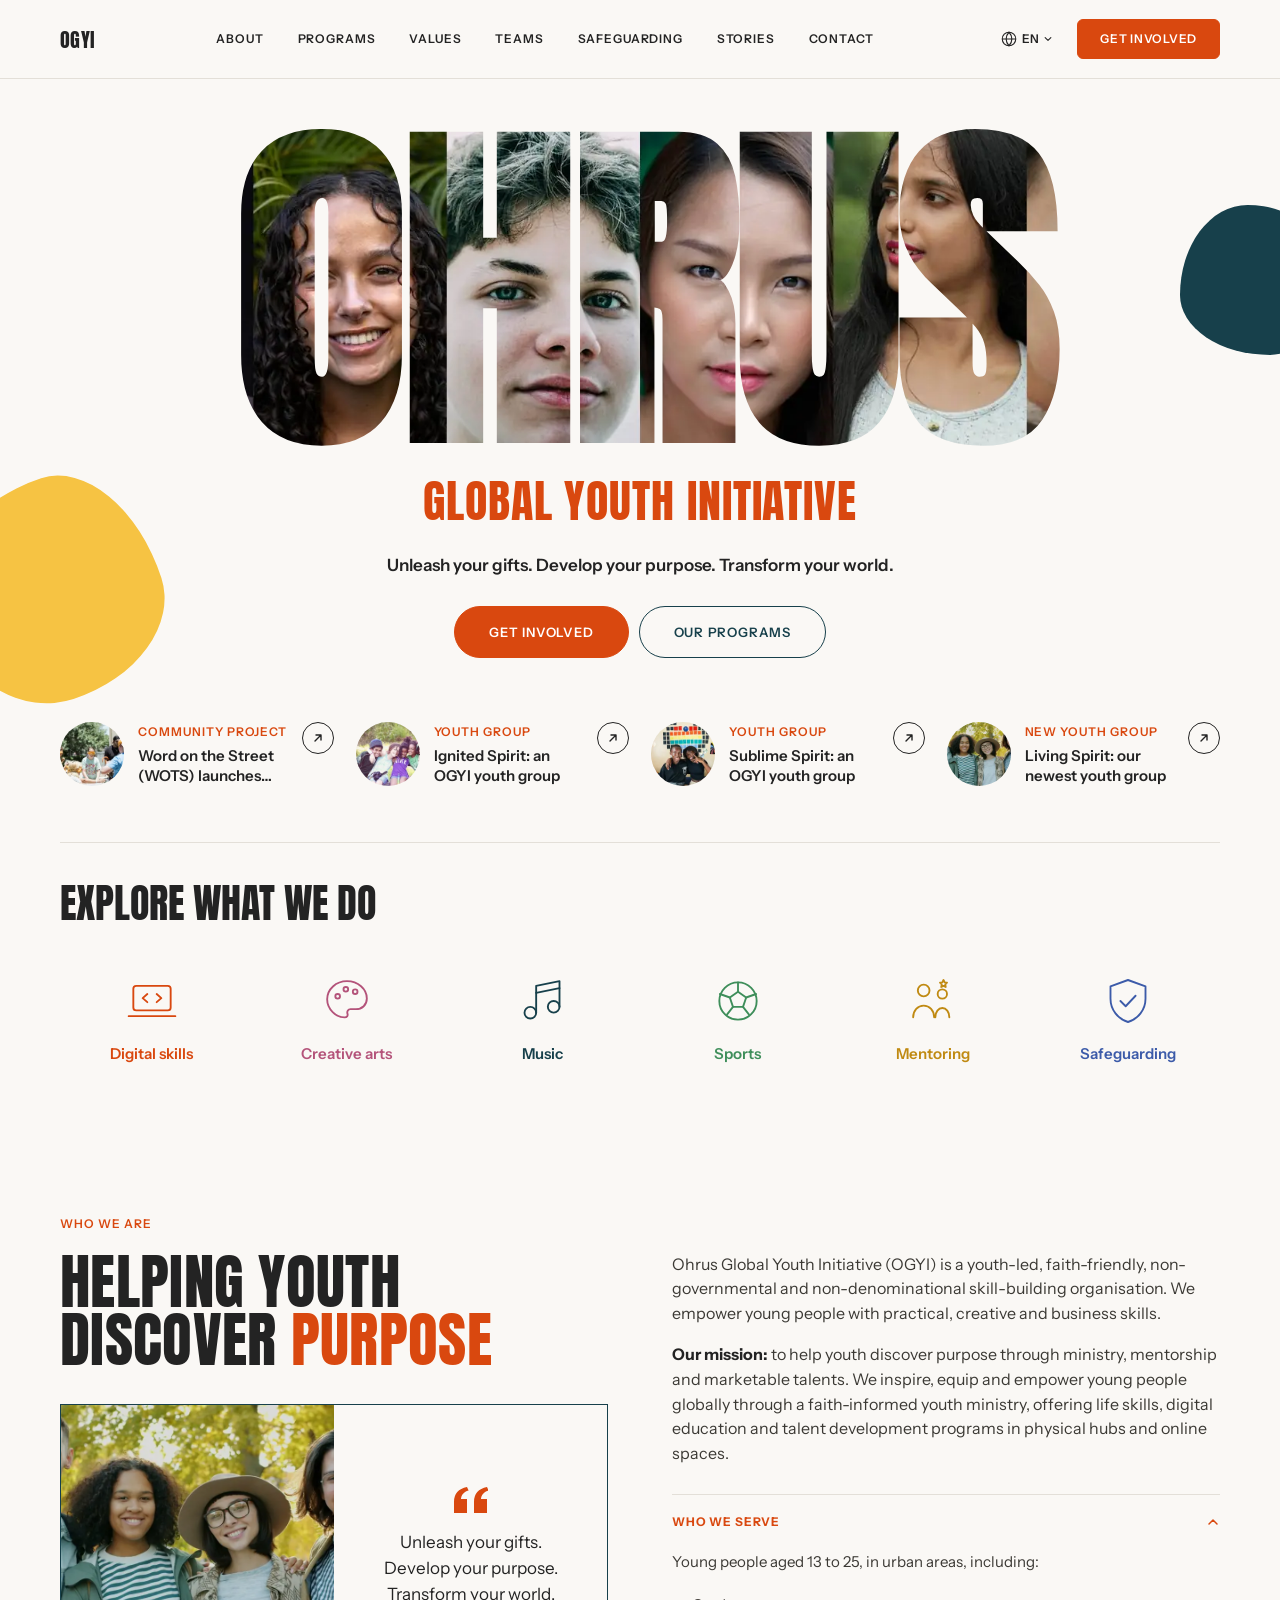
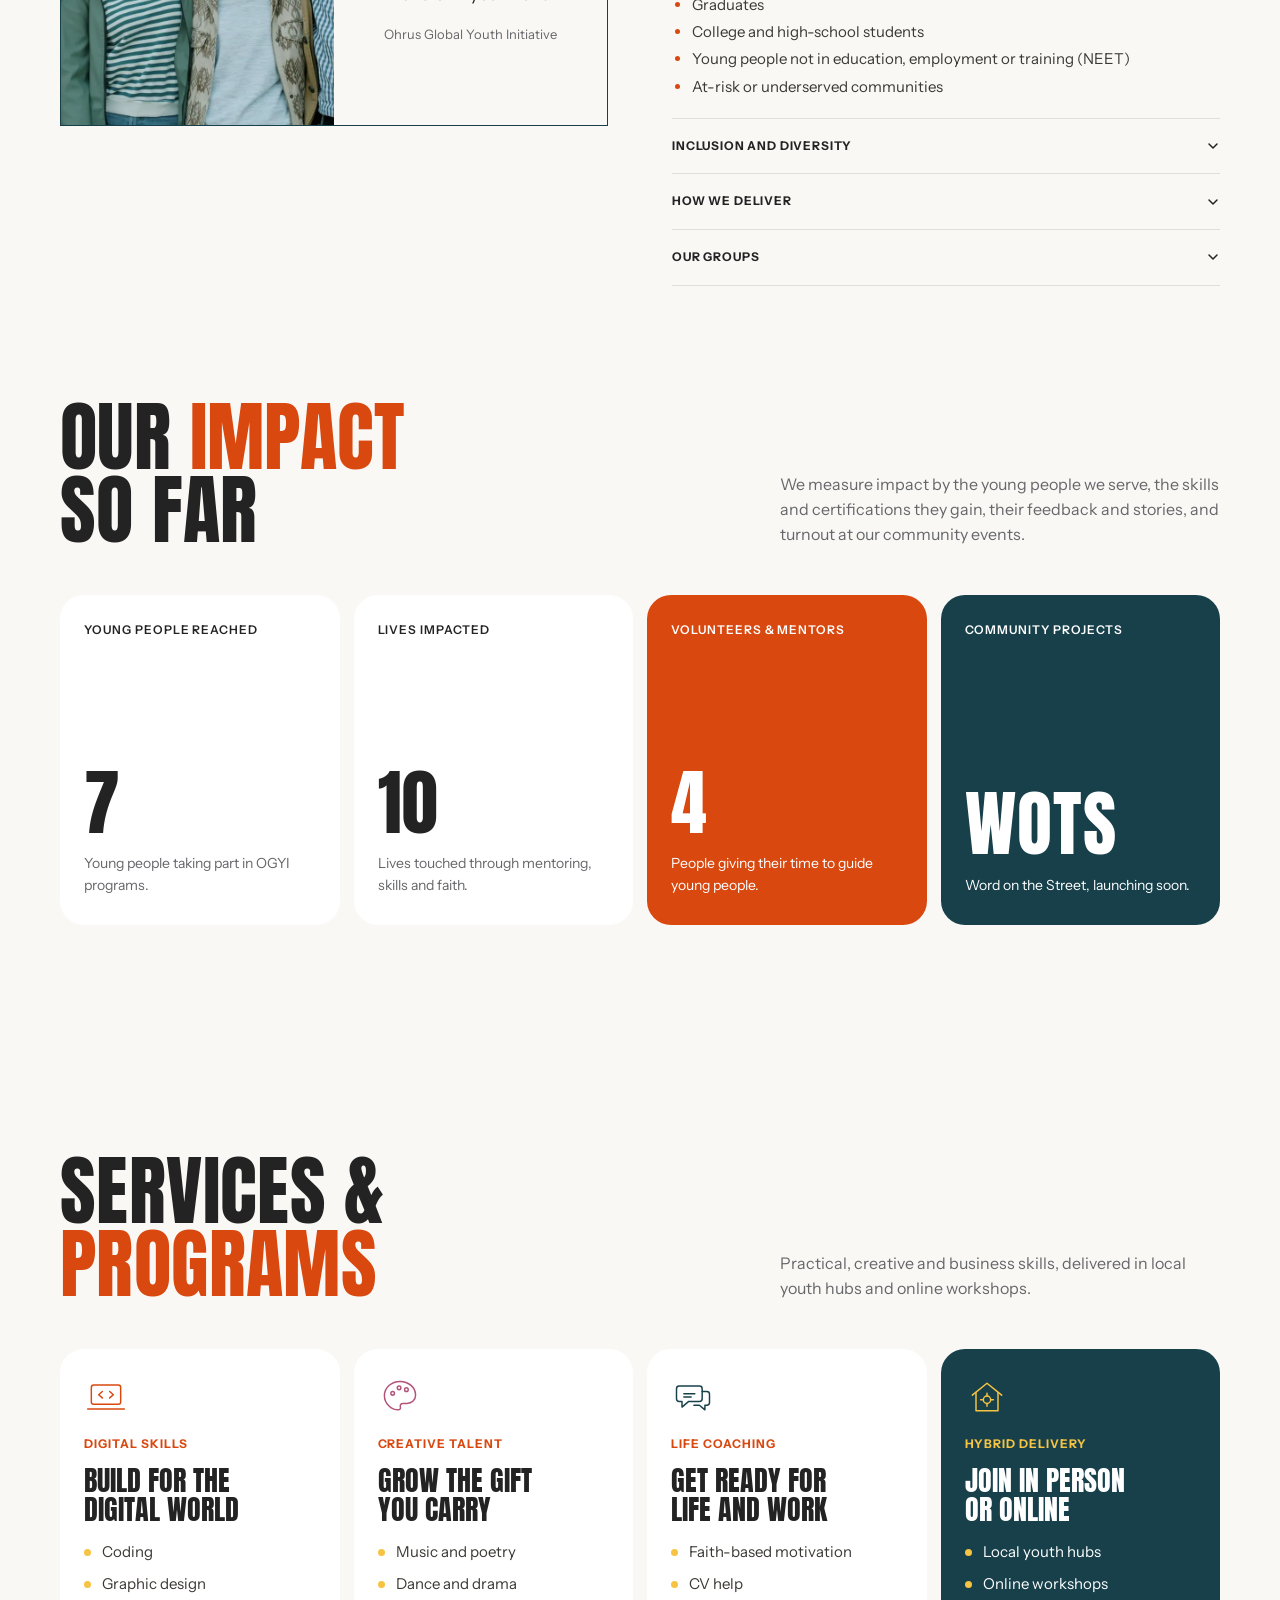
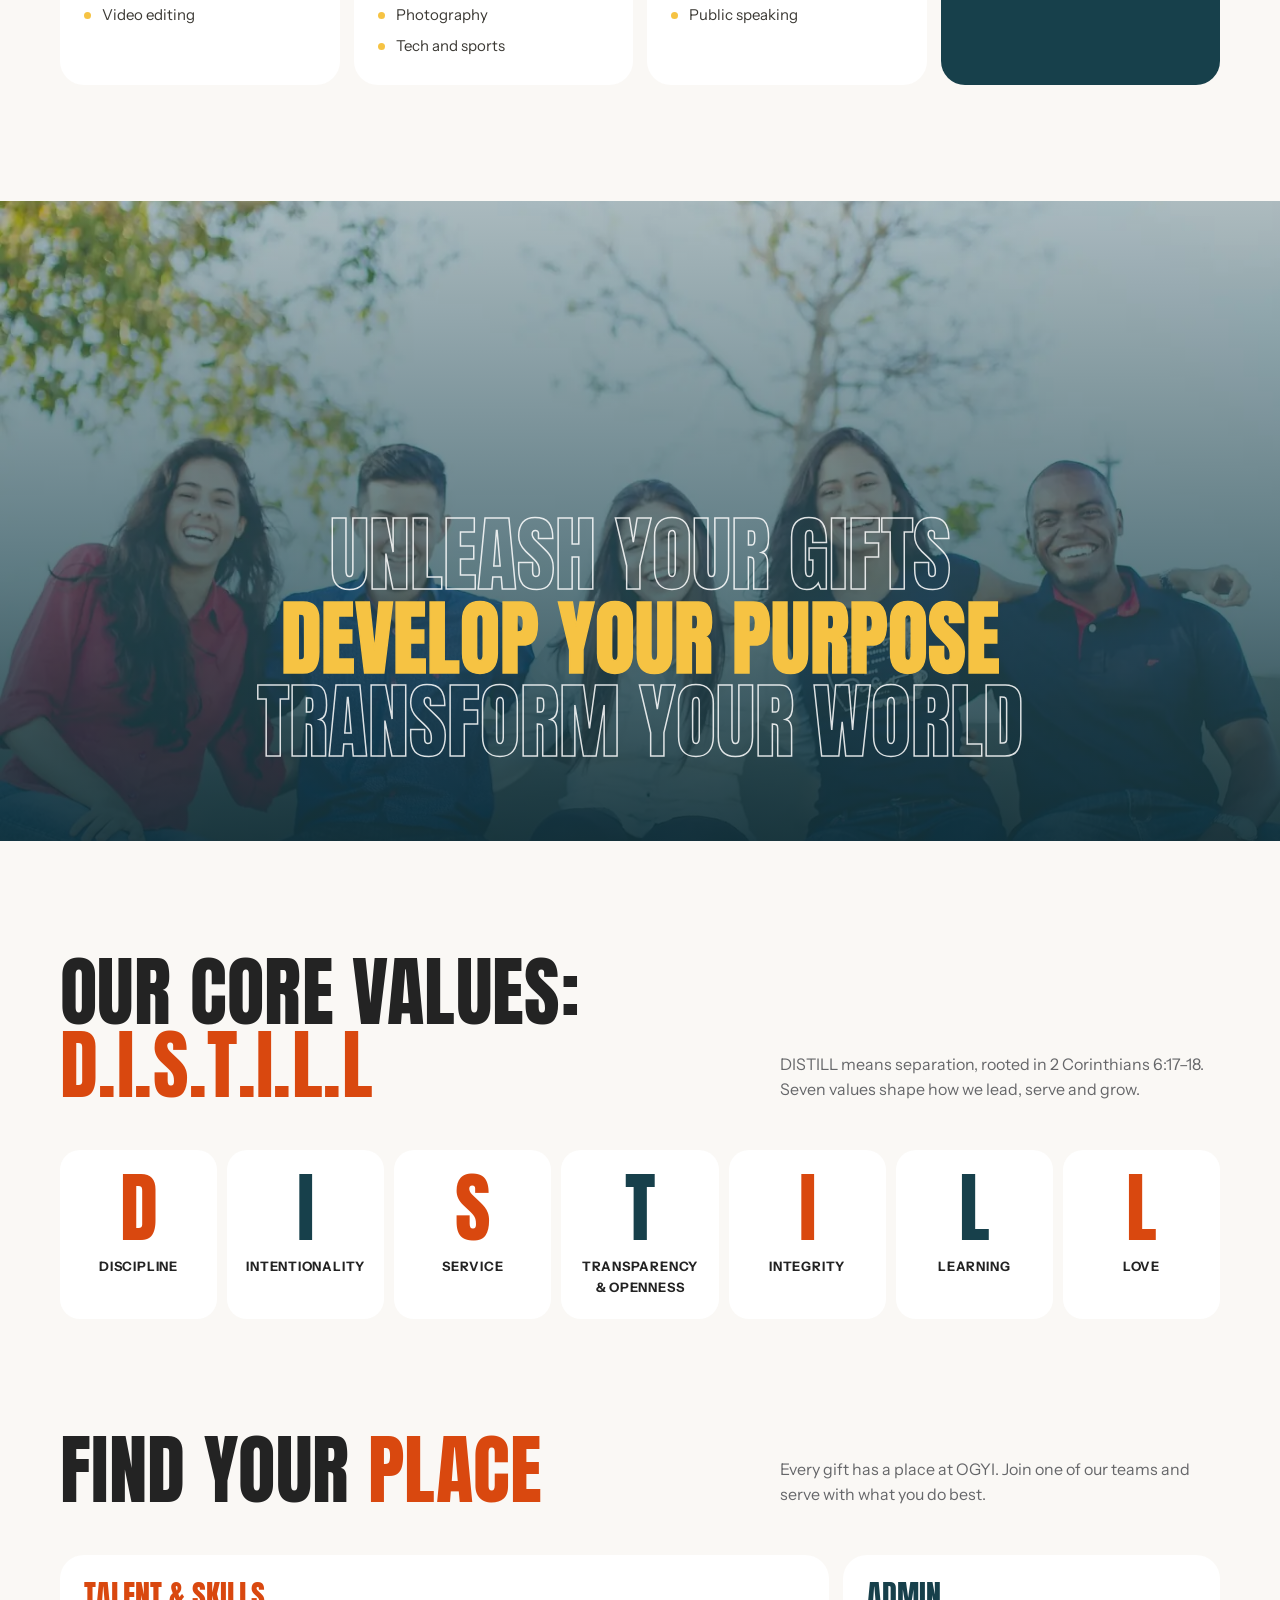
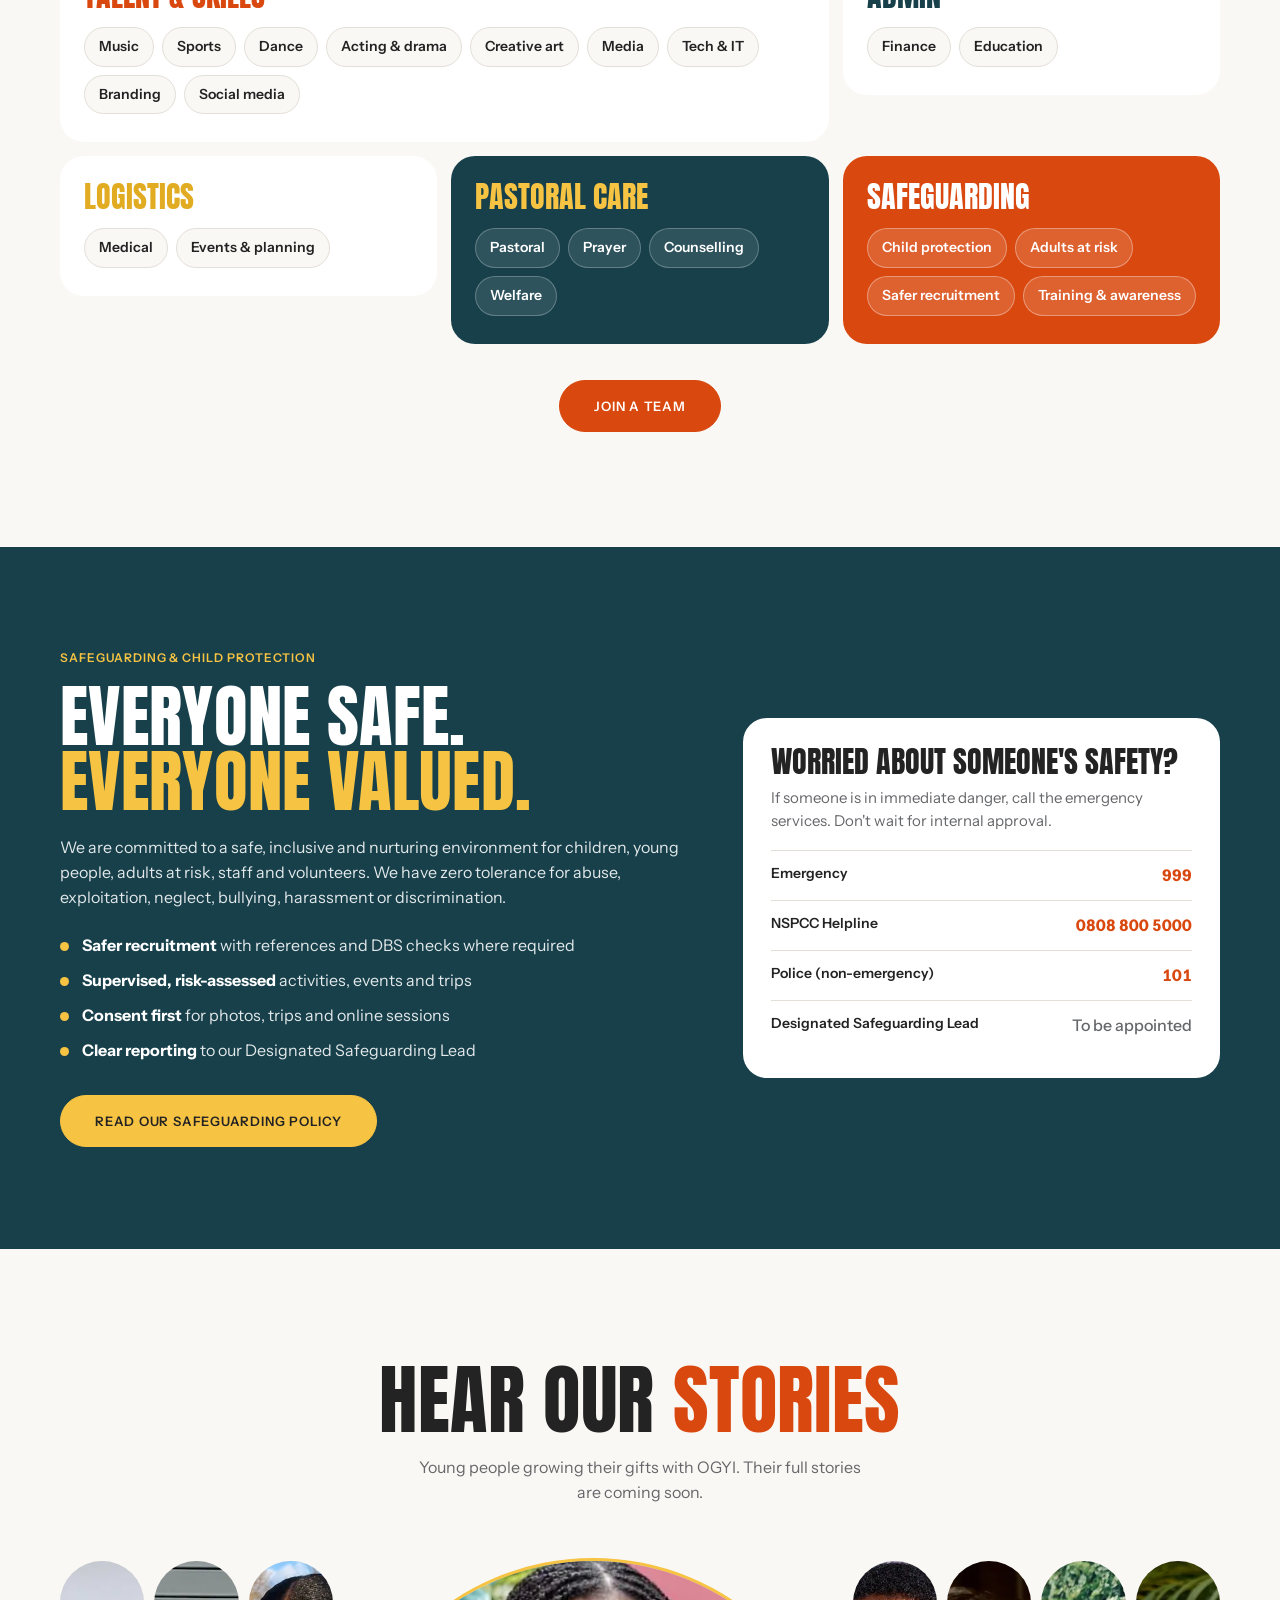
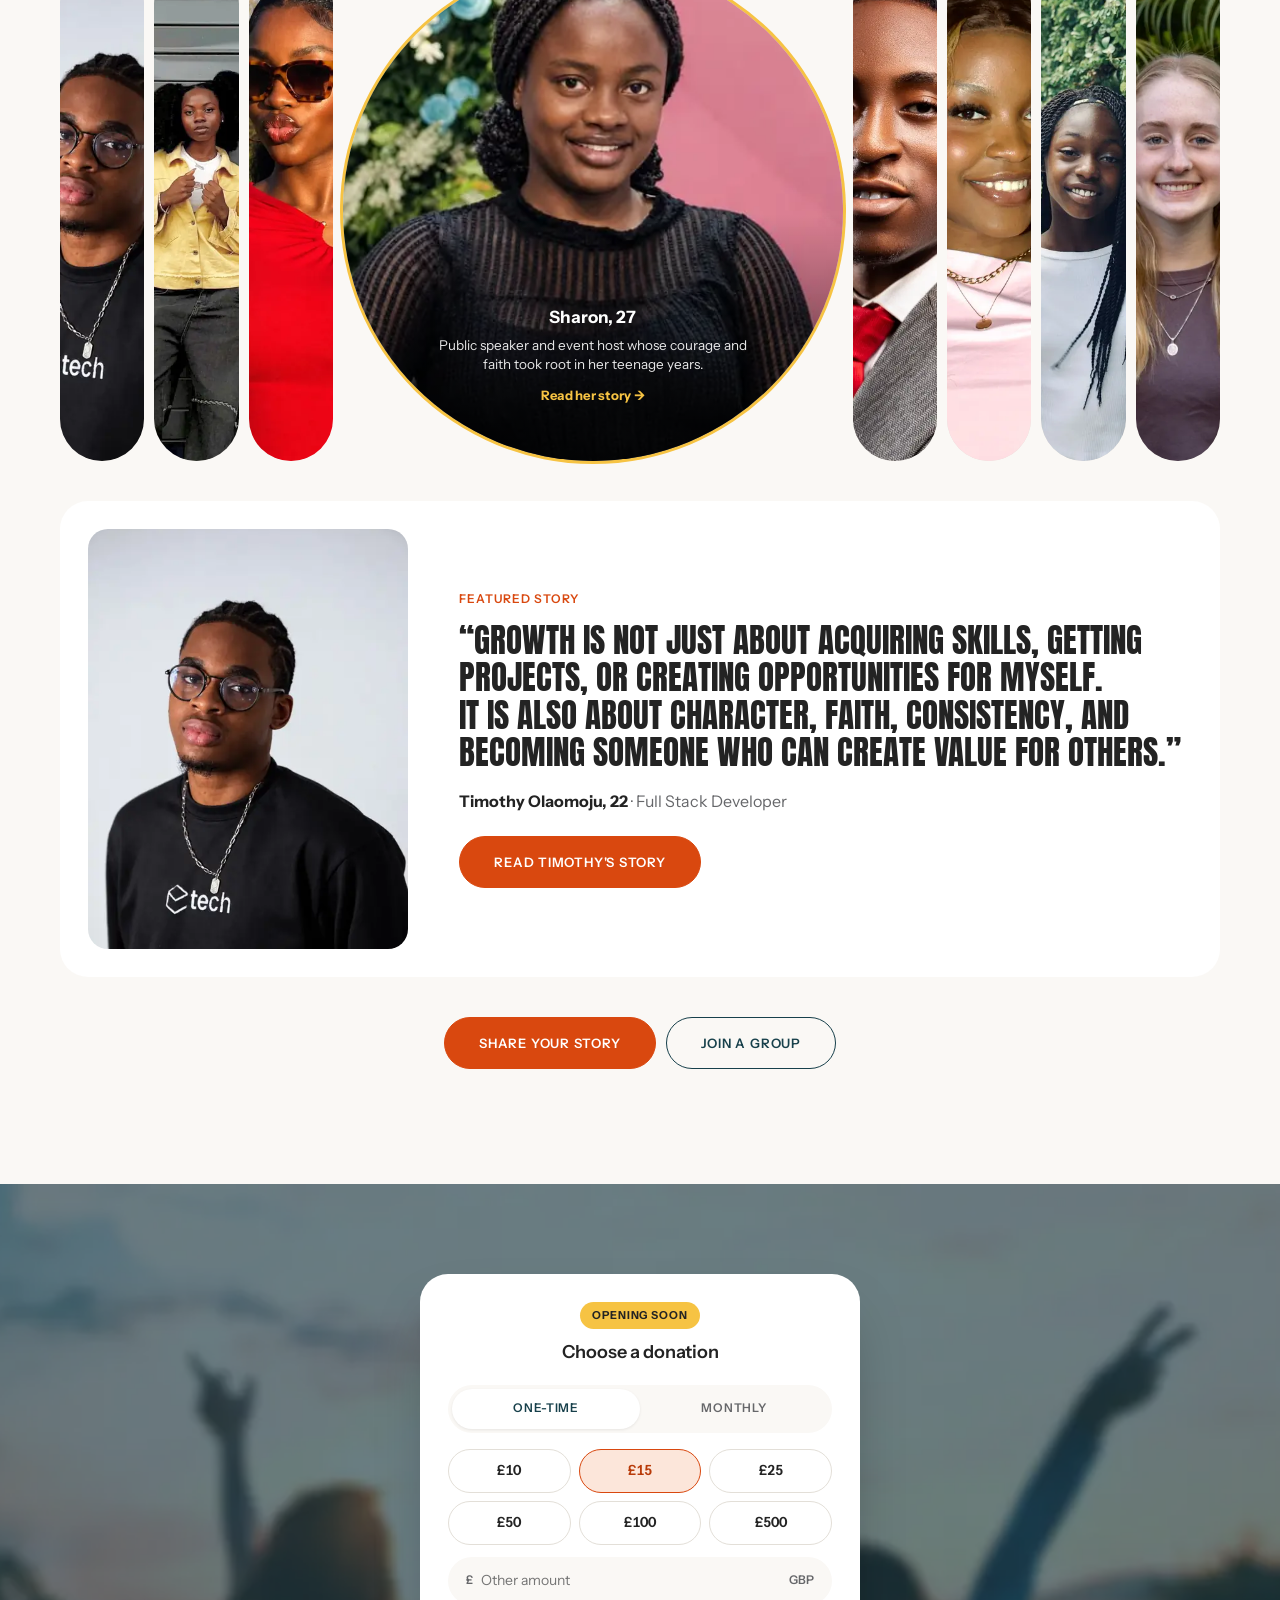
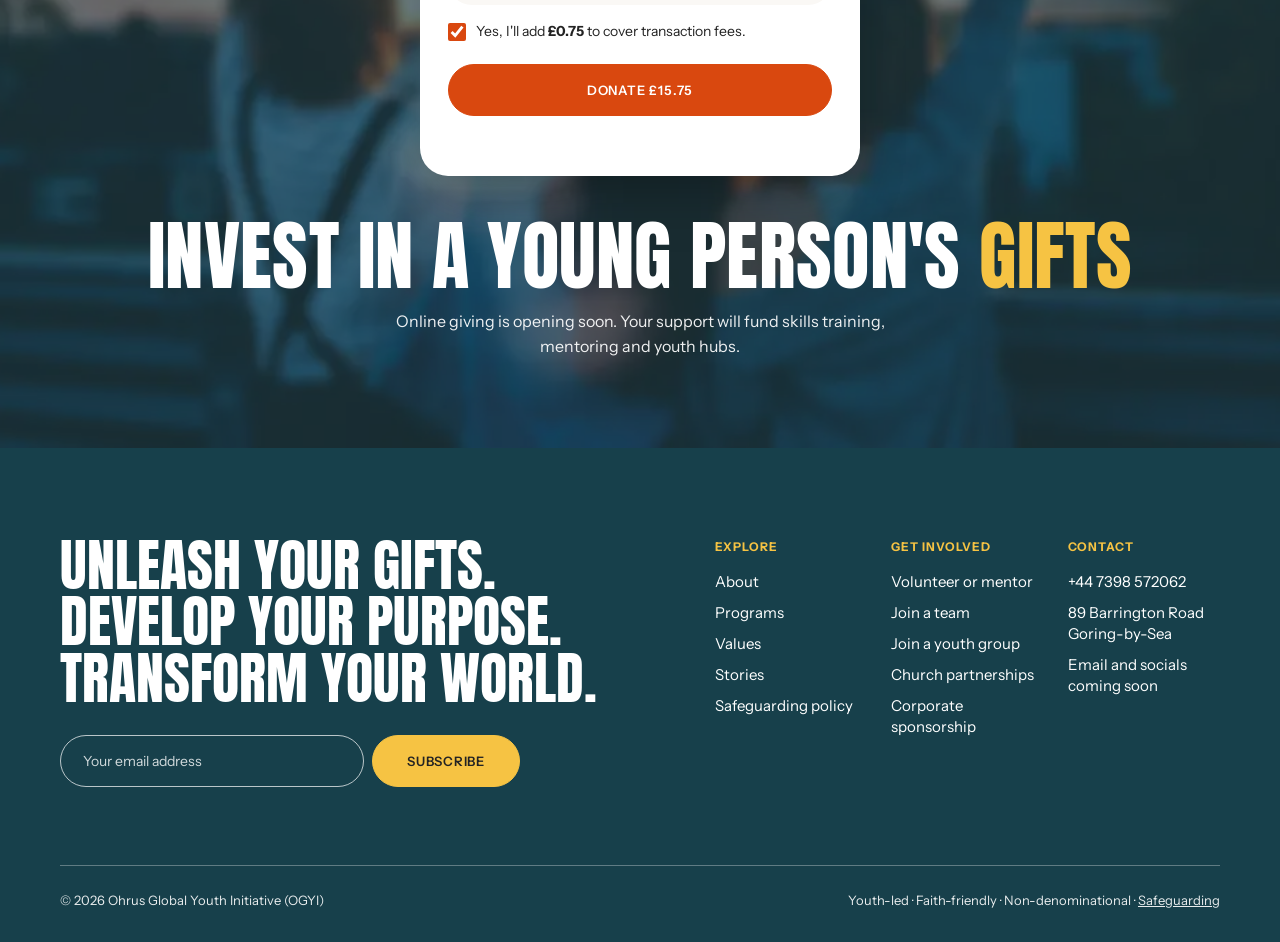
<file: index.html>
<!doctype html>
<html lang="en">
<head>
<meta charset="utf-8">
<meta name="viewport" content="width=device-width, initial-scale=1, viewport-fit=cover">
<title>Ohrus Global Youth Initiative (OGYI)</title>
<meta name="description" content="Ohrus Global Youth Initiative (OGYI) is a youth-led, faith-friendly, non-denominational organisation empowering young people with practical, creative and business skills.">
<link rel="preconnect" href="https://fonts.googleapis.com">
<link rel="preconnect" href="https://fonts.gstatic.com" crossorigin>
<link rel="stylesheet" href="https://fonts.googleapis.com/css2?family=Anton&family=Instrument+Sans:wght@400;500;600;700&display=swap">
<link rel="preload" as="image" href="images/collage.webp" type="image/webp">
<link rel="stylesheet" href="css/style.css">
</head>
<body>
<svg width="0" height="0" style="position:absolute" aria-hidden="true">
  <symbol id="arr" viewBox="0 0 12 12"><path d="M3 9L9 3M4 3h5v5" fill="none" stroke="currentColor" stroke-width="1.4" stroke-linecap="round" stroke-linejoin="round"/></symbol>
  <symbol id="chev" viewBox="0 0 14 14"><path d="M3 5l4 4 4-4" fill="none" stroke="currentColor" stroke-width="1.5" stroke-linecap="round" stroke-linejoin="round"/></symbol>
</svg>

<header class="nav">
  <div class="wrap nav__in">
    <a href="#top" class="logo" aria-label="OGYI home"><span>OGYI</span></a>
    <nav class="nav__links" aria-label="Main">
      <a href="#about">About</a><a href="#programs">Programs</a><a href="#values">Values</a><a href="#teams">Teams</a><a href="#safeguarding">Safeguarding</a><a href="#stories">Stories</a><a href="#contact">Contact</a>
    </nav>
    <div class="nav__right">
      <button class="lang" aria-label="Change language"><svg viewBox="0 0 24 24" fill="none" stroke="currentColor" stroke-width="1.5"><circle cx="12" cy="12" r="9"/><path d="M3 12h18M12 3c2.5 2.6 3.8 5.6 3.8 9s-1.3 6.4-3.8 9c-2.5-2.6-3.8-5.6-3.8-9S9.5 5.6 12 3z"/></svg>EN<svg viewBox="0 0 14 14" style="width:10px"><use href="#chev"/></svg></button>
      <a href="#contact" class="btn btn--ghost btn--sm">Get involved</a>
      <button class="burger" id="burger" aria-label="Open menu" aria-expanded="false"><span></span></button>
    </div>
  </div>
</header>

<div class="mnav" id="mnav" hidden>
  <div class="mnav__top">
    <span class="logo">OGYI</span>
    <button class="mnav__close" id="mclose" aria-label="Close menu">×</button>
  </div>
  <a class="big" href="#about">About</a>
  <a class="big" href="#programs">Programs</a>
  <a class="big" href="#values">Values</a>
  <a class="big" href="#teams">Teams</a>
  <a class="big" href="#safeguarding">Safeguarding</a>
  <a class="big" href="#stories">Stories</a>
  <a class="big" href="#contact">Contact</a>
  <a class="big" href="#donate">Donate</a>
  <a class="big big--cta" href="#contact">Get involved</a>
</div>

<main id="top">
  <!-- HERO -->
  <section class="hero">
    <div class="wrap">
      <h1 class="hero__title hero__title--one" aria-label="Ohrus Global Youth Initiative"><span>Ohrus</span></h1>
      <p class="hero__kicker">Global Youth Initiative</p>
      <p class="hero__sub">Unleash your gifts. Develop your purpose. Transform your world.</p>
      <div class="hero__cta">
        <a href="#contact" class="btn btn--solid">Get involved</a>
        <a href="#programs" class="btn btn--ghost">Our programs</a>
      </div>
      <div class="updates">
        <a class="update" href="#impact">
          <img loading="lazy" decoding="async" src="images/comm.webp" alt="Young volunteers working together at a community activity">
          <div><div class="eyebrow">Community project</div><p>Word on the Street (WOTS) launches soon</p></div>
          <span class="arrow"><svg><use href="#arr"/></svg></span>
        </a>
        <a class="update" href="#groups">
          <img loading="lazy" decoding="async" src="images/youth.webp" alt="A diverse group of young friends laughing together">
          <div><div class="eyebrow">Youth group</div><p>Ignited Spirit: an OGYI youth group</p></div>
          <span class="arrow"><svg><use href="#arr"/></svg></span>
        </a>
        <a class="update" href="#groups">
          <img loading="lazy" decoding="async" src="images/class.webp" alt="Two teenagers smiling together">
          <div><div class="eyebrow">Youth group</div><p>Sublime Spirit: an OGYI youth group</p></div>
          <span class="arrow"><svg><use href="#arr"/></svg></span>
        </a>
        <a class="update" href="#groups">
          <img loading="lazy" decoding="async" src="images/living.webp" alt="A group of young friends smiling outdoors">
          <div><div class="eyebrow">New youth group</div><p>Living Spirit: our newest youth group</p></div>
          <span class="arrow"><svg><use href="#arr"/></svg></span>
        </a>
      </div>
      <nav class="explore" aria-label="Explore what we do">
        <h2 class="explore__title">Explore what we do</h2>
        <ul class="explore__list">
          <li><a href="#programs" class="ex ex--1"><span class="ex__ic"><svg viewBox="0 0 48 48" fill="none" stroke="currentColor" stroke-width="1.6" stroke-linecap="round" stroke-linejoin="round"><rect x="8" y="11" width="32" height="21" rx="2.5"/><path d="M4 37h40"/><path d="M20 18l-4 3.5 4 3.5M28 18l4 3.5-4 3.5"/></svg></span><span class="ex__lb">Digital skills</span></a></li>
          <li><a href="#programs" class="ex ex--2"><span class="ex__ic"><svg viewBox="0 0 48 48" fill="none" stroke="currentColor" stroke-width="1.6" stroke-linecap="round" stroke-linejoin="round"><path d="M24 7c-9.4 0-17 6.9-17 15.5S14.6 38 22 38c2.2 0 2.9-1.6 2.4-3.2-.6-1.9.6-3.8 2.6-3.8h4.5C37 31 41 27.3 41 21.8 41 13.7 33.4 7 24 7z"/><circle cx="16" cy="20" r="2"/><circle cx="23" cy="14" r="2"/><circle cx="31" cy="16" r="2"/></svg></span><span class="ex__lb">Creative arts</span></a></li>
          <li><a href="#programs" class="ex ex--3"><span class="ex__ic"><svg viewBox="0 0 48 48" fill="none" stroke="currentColor" stroke-width="1.6" stroke-linecap="round" stroke-linejoin="round"><path d="M19 34V11l20-4v22"/><circle cx="14" cy="34" r="5"/><circle cx="34" cy="29" r="5"/><path d="M19 17l20-4"/></svg></span><span class="ex__lb">Music</span></a></li>
          <li><a href="#programs" class="ex ex--4"><span class="ex__ic"><svg viewBox="0 0 48 48" fill="none" stroke="currentColor" stroke-width="1.6" stroke-linecap="round" stroke-linejoin="round"><circle cx="24" cy="24" r="16"/><path d="M24 16l7 5-2.7 8h-8.6L17 21z"/><path d="M24 8v8M31 21l8.5-3M28.3 29l5 6.5M19.7 29l-5 6.5M17 21l-8.5-3"/></svg></span><span class="ex__lb">Sports</span></a></li>
          <li><a href="#about" class="ex ex--5"><span class="ex__ic"><svg viewBox="0 0 48 48" fill="none" stroke="currentColor" stroke-width="1.6" stroke-linecap="round" stroke-linejoin="round"><circle cx="16" cy="15" r="5"/><circle cx="32" cy="18" r="4"/><path d="M7 38c0-6 4-10 9-10s9 4 9 10"/><path d="M26 38c0-4.6 2.7-8 6-8s6 3.4 6 8"/><path d="M33 6l1 2 2 .3-1.5 1.5.4 2.2-1.9-1-1.9 1 .4-2.2L30 8.3l2-.3z"/></svg></span><span class="ex__lb">Mentoring</span></a></li>
          <li><a href="#safeguarding" class="ex ex--6"><span class="ex__ic"><svg viewBox="0 0 48 48" fill="none" stroke="currentColor" stroke-width="1.6" stroke-linecap="round" stroke-linejoin="round"><path d="M24 6l15 5.5v10.5c0 9.5-6.4 17.3-15 20-8.6-2.7-15-10.5-15-20V11.5z"/><path d="M17.5 24l4.5 4.5 8.5-9"/></svg></span><span class="ex__lb">Safeguarding</span></a></li>
        </ul>
      </nav>
    </div>
  </section>

  <!-- ABOUT -->
  <section class="sec feature" id="about" style="padding-top:clamp(40px,6vw,80px)">
    <div class="wrap">
      <div class="eyebrow eyebrow--accent">Who we are</div>
      <div class="feature__grid">
        <div>
          <h2 class="display">Helping youth discover <span class="hl">purpose</span></h2>
          <div class="quotebox">
            <img loading="lazy" decoding="async" src="images/farm.webp" alt="A diverse group of young people smiling together outdoors">
            <blockquote>
              <svg viewBox="0 0 34 26"><path fill="currentColor" d="M0 26V15C0 6.7 4.4 1.7 13 0l1.6 3.6C9.8 5 7.4 7.9 7 12h6v14H0zm20 0V15c0-8.3 4.4-13.3 13-15l1.6 3.6C29.8 5 27.4 7.9 27 12h6v14H20z"/></svg>
              <q>Unleash your gifts. Develop your purpose. Transform your world.</q>
              <cite>Ohrus Global Youth Initiative</cite>
            </blockquote>
          </div>
        </div>
        <div class="feature__body">
          <p>Ohrus Global Youth Initiative (OGYI) is a youth-led, faith-friendly, non-governmental and non-denominational skill-building organisation. We empower young people with practical, creative and business skills.</p>
          <p><strong>Our mission:</strong> to help youth discover purpose through ministry, mentorship and marketable talents. We inspire, equip and empower young people globally through a faith-informed youth ministry, offering life skills, digital education and talent development programs in physical hubs and online spaces.</p>
          <div class="acc">
            <details open><summary>Who we serve<svg><use href="#chev"/></svg></summary>
              <p>Young people aged 13 to 25, in urban areas, including:</p>
              <ul class="ticks"><li>Graduates</li><li>College and high-school students</li><li>Young people not in education, employment or training (NEET)</li><li>At-risk or underserved communities</li></ul>
            </details>
            <details><summary>Inclusion and diversity<svg><use href="#chev"/></svg></summary><p>We are big on inclusion and diversity. Every young person is welcome at OGYI, whatever their background or beliefs.</p></details>
            <details><summary>How we deliver<svg><use href="#chev"/></svg></summary><p>Hybrid delivery: local youth hubs together with online workshops, so young people can take part in person or from wherever they are.</p></details>
            <details id="groups"><summary>Our groups<svg><use href="#chev"/></svg></summary><p>OGYI young people meet in groups, including <strong>Ignited Spirit</strong>, <strong>Sublime Spirit</strong> and our newest group, <strong>Living Spirit</strong>.</p></details>
          </div>
        </div>
      </div>
    </div>
  </section>

  <!-- IMPACT -->
  <section class="sec" id="impact" style="padding-top:0">
    <div class="wrap">
      <div class="sec__head">
        <h2 class="display">Our <span class="hl">impact</span> so far</h2>
        <p>We measure impact by the young people we serve, the skills and certifications they gain, their feedback and stories, and turnout at our community events.</p>
      </div>
      <div class="stats">
        <div class="stat"><div class="eyebrow">Young people reached</div><div><p class="stat__num"><span data-count="7">7</span></p><p>Young people taking part in OGYI programs.</p></div></div>
        <div class="stat"><div class="eyebrow">Lives impacted</div><div><p class="stat__num"><span data-count="10">10</span></p><p>Lives touched through mentoring, skills and faith.</p></div></div>
        <div class="stat stat--accent"><div class="eyebrow">Volunteers &amp; mentors</div><div><p class="stat__num"><span data-count="4">4</span></p><p>People giving their time to guide young people.</p></div></div>
        <div class="stat stat--teal"><div class="eyebrow">Community projects</div><div><p class="stat__num stat__num--word">WOTS</p><p>Word on the Street, launching soon.</p></div></div>
      </div>
    </div>
  </section>

  <!-- PROGRAMS -->
  <section class="sec programs" id="programs">
    <div class="wrap">
      <div class="sec__head">
        <h2 class="display">Services &amp; <span class="hl">programs</span></h2>
        <p>Practical, creative and business skills, delivered in local youth hubs and online workshops.</p>
      </div>
      <div class="progs">
        <article class="prog"><span class="prog__ic" aria-hidden="true"><svg viewBox="0 0 48 48" fill="none" stroke="currentColor" stroke-width="1.6" stroke-linecap="round" stroke-linejoin="round"><rect x="8" y="11" width="32" height="21" rx="2.5"/><path d="M4 37h40"/><path d="M20 18l-4 3.5 4 3.5M28 18l4 3.5-4 3.5"/></svg></span><span class="prog__tag">Digital skills</span><h3>Build for the digital world</h3><ul><li>Coding</li><li>Graphic design</li><li>Video editing</li></ul></article>
        <article class="prog"><span class="prog__ic" aria-hidden="true"><svg viewBox="0 0 48 48" fill="none" stroke="currentColor" stroke-width="1.6" stroke-linecap="round" stroke-linejoin="round"><path d="M24 7c-9.4 0-17 6.9-17 15.5S14.6 38 22 38c2.2 0 2.9-1.6 2.4-3.2-.6-1.9.6-3.8 2.6-3.8h4.5C37 31 41 27.3 41 21.8 41 13.7 33.4 7 24 7z"/><circle cx="16" cy="20" r="2"/><circle cx="23" cy="14" r="2"/><circle cx="31" cy="16" r="2"/></svg></span><span class="prog__tag">Creative talent</span><h3>Grow the gift you carry</h3><ul><li>Music and poetry</li><li>Dance and drama</li><li>Photography</li><li>Tech and sports</li></ul></article>
        <article class="prog"><span class="prog__ic" aria-hidden="true"><svg viewBox="0 0 48 48" fill="none" stroke="currentColor" stroke-width="1.6" stroke-linecap="round" stroke-linejoin="round"><path d="M9 12h22a3 3 0 0 1 3 3v11a3 3 0 0 1-3 3H19l-7 6v-6H9a3 3 0 0 1-3-3V15a3 3 0 0 1 3-3z"/><path d="M34 18h5a3 3 0 0 1 3 3v9a3 3 0 0 1-3 3h-2v5l-6-5h-6"/><path d="M14 20.5h12M14 24h8"/></svg></span><span class="prog__tag">Life coaching</span><h3>Get ready for life and work</h3><ul><li>Faith-based motivation</li><li>CV help</li><li>Public speaking</li></ul></article>
        <article class="prog prog--dark"><span class="prog__ic" aria-hidden="true"><svg viewBox="0 0 48 48" fill="none" stroke="currentColor" stroke-width="1.6" stroke-linecap="round" stroke-linejoin="round"><path d="M8 22L24 9l16 13"/><path d="M12 19v20h24V19"/><circle cx="24" cy="27" r="4"/><path d="M24 23v-3M24 34v-3M28 27h3M17 27h3"/></svg></span><span class="prog__tag">Hybrid delivery</span><h3>Join in person or online</h3><ul><li>Local youth hubs</li><li>Online workshops</li></ul></article>
      </div>
    </div>
  </section>

  <!-- TAGLINE BANNER -->
  <section class="causes" aria-label="Our promise">
    <img loading="lazy" decoding="async" src="images/group.webp" alt="A diverse group of young people sitting together and smiling">
    <div class="causes__words"><ul id="causes">
      <li class="on">Unleash your gifts</li><li>Develop your purpose</li><li>Transform your world</li>
    </ul></div>
  </section>

  <!-- VALUES -->
  <section class="sec values" id="values">
    <div class="wrap">
      <div class="sec__head">
        <h2 class="display">Our core values: <span class="hl">D.I.S.T.I.L.L</span></h2>
        <p>DISTILL means separation, rooted in 2 Corinthians 6:17–18. Seven values shape how we lead, serve and grow.</p>
      </div>
      <ol class="distill">
        <li><b>D</b><span>Discipline</span></li>
        <li><b>I</b><span>Intentionality</span></li>
        <li><b>S</b><span>Service</span></li>
        <li><b>T</b><span>Transparency &amp; openness</span></li>
        <li><b>I</b><span>Integrity</span></li>
        <li><b>L</b><span>Learning</span></li>
        <li><b>L</b><span>Love</span></li>
      </ol>
    </div>
  </section>

  <!-- TEAMS -->
  <section class="sec teams" id="teams" style="padding-top:0">
    <div class="wrap">
      <div class="sec__head">
        <h2 class="display">Find your <span class="hl">place</span></h2>
        <p>Every gift has a place at OGYI. Join one of our teams and serve with what you do best.</p>
      </div>
      <div class="team-grid">
        <article class="team team--orange"><h3>Talent &amp; skills</h3><ul><li>Music</li><li>Sports</li><li>Dance</li><li>Acting &amp; drama</li><li>Creative art</li><li>Media</li><li>Tech &amp; IT</li><li>Branding</li><li>Social media</li></ul></article>
        <article class="team team--teal"><h3>Admin</h3><ul><li>Finance</li><li>Education</li></ul></article>
        <article class="team team--yellow"><h3>Logistics</h3><ul><li>Medical</li><li>Events &amp; planning</li></ul></article>
        <article class="team team--dark"><h3>Pastoral care</h3><ul><li>Pastoral</li><li>Prayer</li><li>Counselling</li><li>Welfare</li></ul></article>
        <article class="team team--safe"><h3>Safeguarding</h3><ul><li>Child protection</li><li>Adults at risk</li><li>Safer recruitment</li><li>Training &amp; awareness</li></ul></article>
      </div>
      <div class="teams__cta"><a href="#contact" class="btn btn--solid">Join a team</a></div>
    </div>
  </section>

  <!-- SAFEGUARDING -->
  <section class="safe" id="safeguarding">
    <div class="wrap safe__grid">
      <div>
        <div class="eyebrow safe__eyebrow">Safeguarding &amp; child protection</div>
        <h2 class="display">Everyone safe. <span class="hl-y">Everyone valued.</span></h2>
        <p class="safe__lead">We are committed to a safe, inclusive and nurturing environment for children, young people, adults at risk, staff and volunteers. We have zero tolerance for abuse, exploitation, neglect, bullying, harassment or discrimination.</p>
        <ul class="safe__points">
          <li><b>Safer recruitment</b> with references and DBS checks where required</li>
          <li><b>Supervised, risk-assessed</b> activities, events and trips</li>
          <li><b>Consent first</b> for photos, trips and online sessions</li>
          <li><b>Clear reporting</b> to our Designated Safeguarding Lead</li>
        </ul>
        <a href="safeguarding.html" class="btn btn--yellow">Read our safeguarding policy</a>
      </div>
      <aside class="safe__card" aria-label="Safeguarding contacts">
        <h3>Worried about someone's safety?</h3>
        <p>If someone is in immediate danger, call the emergency services. Don't wait for internal approval.</p>
        <dl>
          <div><dt>Emergency</dt><dd>999</dd></div>
          <div><dt>NSPCC Helpline</dt><dd>0808 800 5000</dd></div>
          <div><dt>Police (non-emergency)</dt><dd>101</dd></div>
          <div><dt>Designated Safeguarding Lead</dt><dd class="tba">To be appointed</dd></div>
        </dl>
      </aside>
    </div>
  </section>

  <!-- STORIES -->
  <section class="sec" id="stories" style="padding-top:0">
    <div class="wrap center">
      <h2 class="display">Hear our <span class="hl">stories</span></h2>
      <p>Young people growing their gifts with OGYI. Their full stories are coming soon.</p>
      <div class="strip" id="strip">
        <div class="strip__item" tabindex="0" role="button" aria-label="Timothy, 22"><img loading="lazy" decoding="async" src="images/timothy.webp" alt="Portrait of Timothy" style="object-position:42% 28%"><div class="strip__cap"><b>Timothy, 22</b><span>From figuring out his path to working as a Full Stack Developer, through mentorship and faith.</span><a class="strip__link" href="story-timothy.html">Read his story &rarr;</a></div></div>
        <div class="strip__item" tabindex="0" role="button" aria-label="Pelumi, 21"><img loading="lazy" decoding="async" src="images/pelumi.webp" alt="Portrait of Pelumi" style="object-position:50% 30%"><div class="strip__cap"><b>Pelumi, 21</b><span>Dancer, model and business owner who learned to see possibilities through mentorship.</span><a class="strip__link" href="story-pelumi.html">Read her story &rarr;</a></div></div>
        <div class="strip__item" tabindex="0" role="button" aria-label="Precious, 17"><img loading="lazy" decoding="async" src="images/precious.webp" alt="Portrait of Precious" style="object-position:50% 25%"><div class="strip__cap"><b>Precious, 17</b><span>A dancer who moved from Nigeria to the UK and found belonging, confidence and faith.</span><a class="strip__link" href="story-precious.html">Read her story &rarr;</a></div></div>
        <div class="strip__item is-open" tabindex="0" role="button" aria-label="Sharon, 27"><img loading="lazy" decoding="async" src="images/sharon.webp" alt="Portrait of Sharon" style="object-position:50% 25%"><div class="strip__cap"><b>Sharon, 27</b><span>Public speaker and event host whose courage and faith took root in her teenage years.</span><a class="strip__link" href="story-sharon.html">Read her story &rarr;</a></div></div>
        <div class="strip__item" tabindex="0" role="button" aria-label="Tomisin, 23"><img loading="lazy" decoding="async" src="images/tomisin.webp" alt="Portrait of Tomisin" style="object-position:50% 25%"><div class="strip__cap"><b>Tomisin, 23</b><span>From a shy teen to Senior Prefect and founder of Teens With a Difference, now in strategy and analytics.</span><a class="strip__link" href="story-tomisin.html">Read his story &rarr;</a></div></div>
        <div class="strip__item" tabindex="0" role="button" aria-label="Lolade, 21"><img loading="lazy" decoding="async" src="images/lolade.webp" alt="Portrait of Lolade" style="object-position:50% 25%"><div class="strip__cap"><b>Lolade, 21</b><span>From a church youth dance team to teaching choreography and mentoring newcomer youth in Canada.</span><a class="strip__link" href="story-lolade.html">Read her story &rarr;</a></div></div>
        <button class="strip__item"><img loading="lazy" decoding="async" src="images/p7.webp" alt="Placeholder portrait"><div class="strip__cap"><b>Isaacs</b><span>Sages Speak. Story coming soon.</span></div></button>
        <button class="strip__item"><img loading="lazy" decoding="async" src="images/p8.webp" alt="Placeholder portrait"><div class="strip__cap"><b>Pearl</b><span>Story coming soon.</span></div></button>
      </div>
      <article class="feat-story">
        <img loading="lazy" decoding="async" src="images/timothy.webp" alt="Timothy Olaomoju" width="480" height="720">
        <div class="feat-story__body">
          <div class="eyebrow feat-story__eyebrow">Featured story</div>
          <blockquote>&ldquo;Growth is not just about acquiring skills, getting projects, or creating opportunities for myself. It is also about character, faith, consistency, and becoming someone who can create value for others.&rdquo;</blockquote>
          <p class="feat-story__who"><b>Timothy Olaomoju, 22</b> &middot; Full Stack Developer</p>
          <a href="story-timothy.html" class="btn btn--solid">Read Timothy's story</a>
        </div>
      </article>
      <div class="stories__cta">
        <a href="#contact" class="btn btn--solid">Share your story</a>
        <a href="#contact" class="btn btn--ghost">Join a group</a>
      </div>
    </div>
  </section>

  <!-- DONATE -->
  <section class="donate" id="donate">
    <img loading="lazy" decoding="async" class="donate__bg" src="images/field.webp" alt="">
    <div class="wrap">
      <form class="dcard" id="dform" novalidate>
        <span class="soon">Opening soon</span>
        <h3>Choose a donation</h3>
        <div class="seg" role="group" aria-label="Frequency">
          <button type="button" aria-pressed="true" data-freq="one-time">One-time</button>
          <button type="button" aria-pressed="false" data-freq="monthly">Monthly</button>
        </div>
        <div class="amts" id="amts">
          <button type="button" aria-pressed="false">£10</button><button type="button" aria-pressed="true">£15</button><button type="button" aria-pressed="false">£25</button>
          <button type="button" aria-pressed="false">£50</button><button type="button" aria-pressed="false">£100</button><button type="button" aria-pressed="false">£500</button>
        </div>
        <label class="other" for="other"><span>£</span><input id="other" inputmode="decimal" placeholder="Other amount"><span>GBP</span></label>
        <label class="fee" for="fee"><input type="checkbox" id="fee" checked><span>Yes, I'll add <b id="feeAmt">£0.75</b> to cover transaction fees.</span></label>
        <button class="btn btn--solid" type="submit" id="dbtn">Donate £15.75 now</button>
        <p class="dnote" id="dnote" aria-live="polite"></p>
      </form>
      <h2 class="display">Invest in a young person's <span class="hl-y">gifts</span></h2>
      <p class="lead">Online giving is opening soon. Your support will fund skills training, mentoring and youth hubs.</p>
    </div>
  </section>
</main>

<footer class="foot" id="contact">
  <div class="wrap">
    <div class="foot__top">
      <div>
        <h3>Unleash your gifts. Develop your purpose. Transform your world.</h3>
        <form class="news" id="news" novalidate>
          <input type="email" id="email" placeholder="Your email address" aria-label="Email address">
          <button class="btn" type="submit">Subscribe</button>
        </form>
        <p class="newsmsg" id="newsmsg" aria-live="polite"></p>
      </div>
      <div class="foot__cols">
        <div><h4>Explore</h4><ul><li><a href="#about">About</a></li><li><a href="#programs">Programs</a></li><li><a href="#values">Values</a></li><li><a href="#stories">Stories</a></li><li><a href="safeguarding.html">Safeguarding policy</a></li></ul></div>
        <div><h4>Get involved</h4><ul><li>Volunteer or mentor</li><li><a href="#teams">Join a team</a></li><li>Join a youth group</li><li>Church partnerships</li><li>Corporate sponsorship</li></ul></div>
        <div><h4>Contact</h4><ul><li>+44 7398 572062</li><li>89 Barrington Road<br>Goring-by-Sea</li><li>Email and socials coming soon</li></ul></div>
      </div>
    </div>
    <div class="foot__bottom"><span>© 2026 Ohrus Global Youth Initiative (OGYI)</span><span>Youth-led · Faith-friendly · Non-denominational · <a href="safeguarding.html">Safeguarding</a></span></div>
  </div>
</footer>

<script src="js/main.js" defer></script>
</body>
</html>
</file>
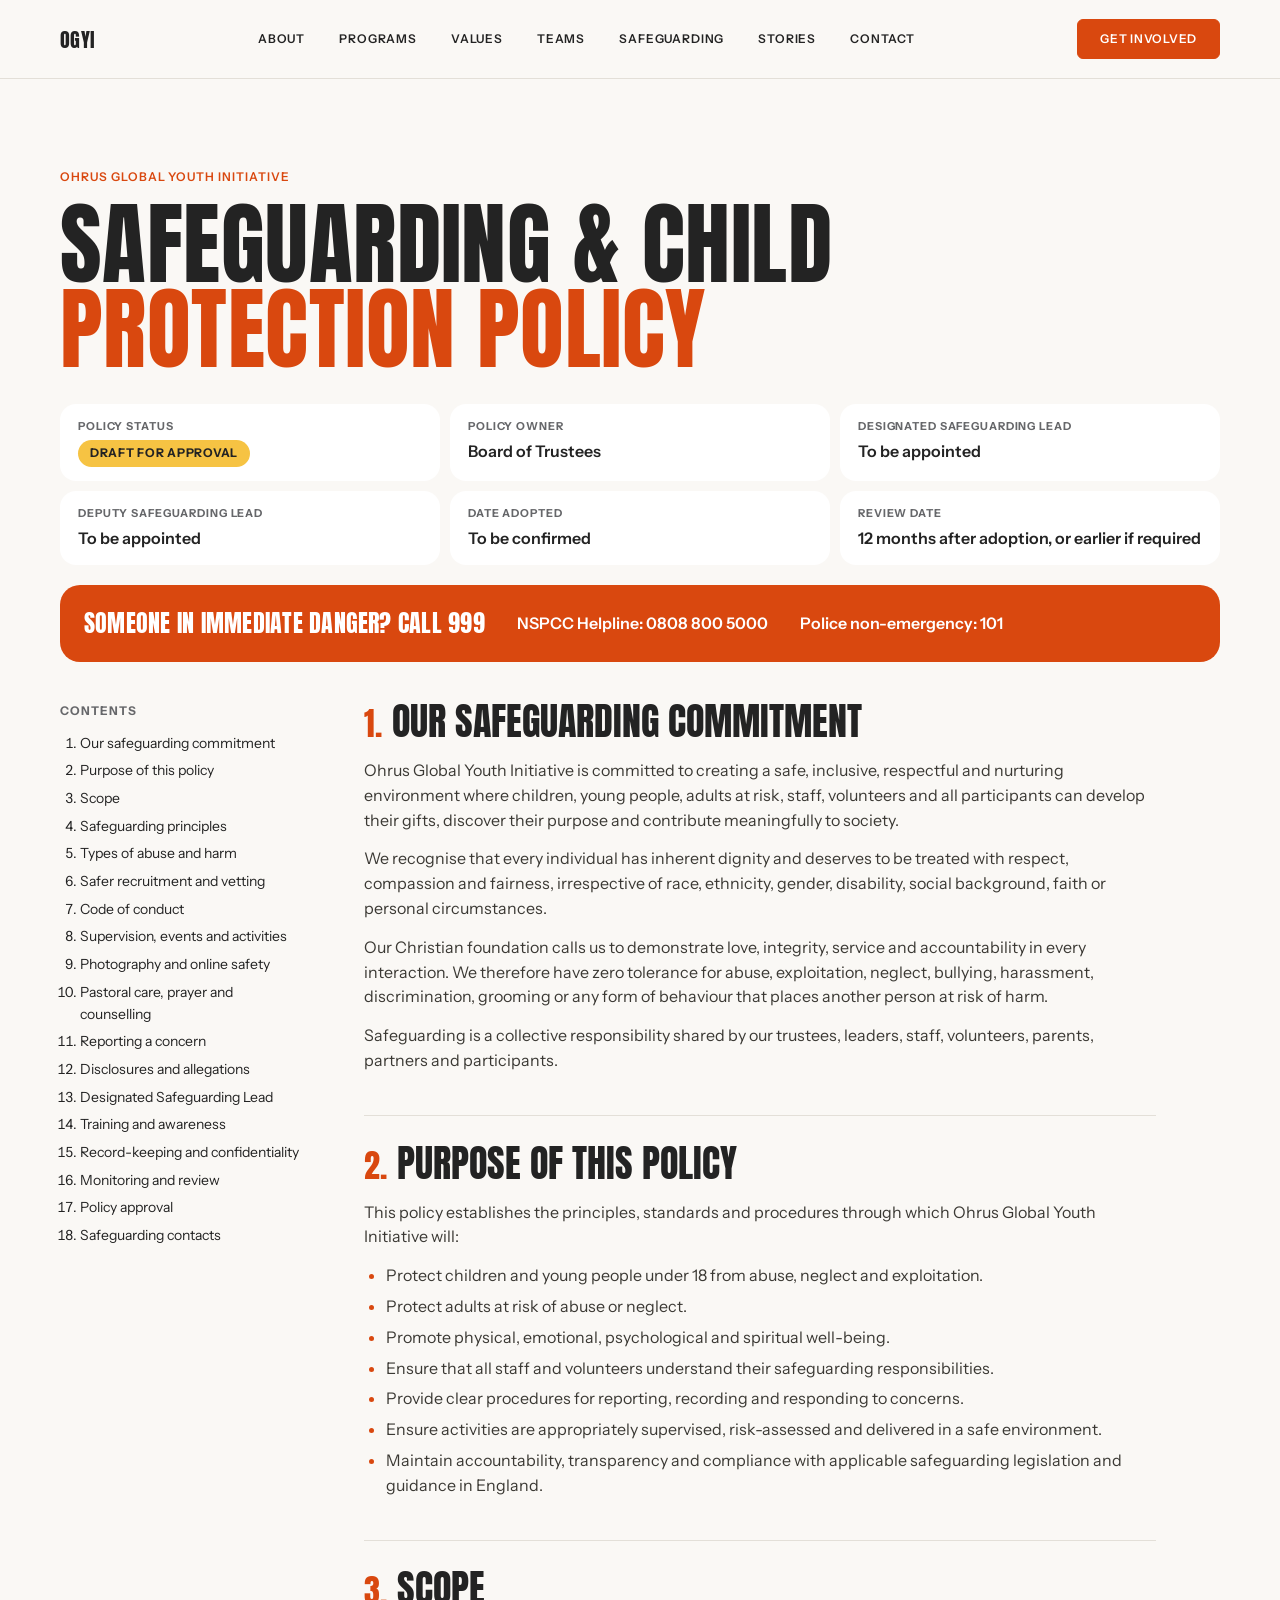
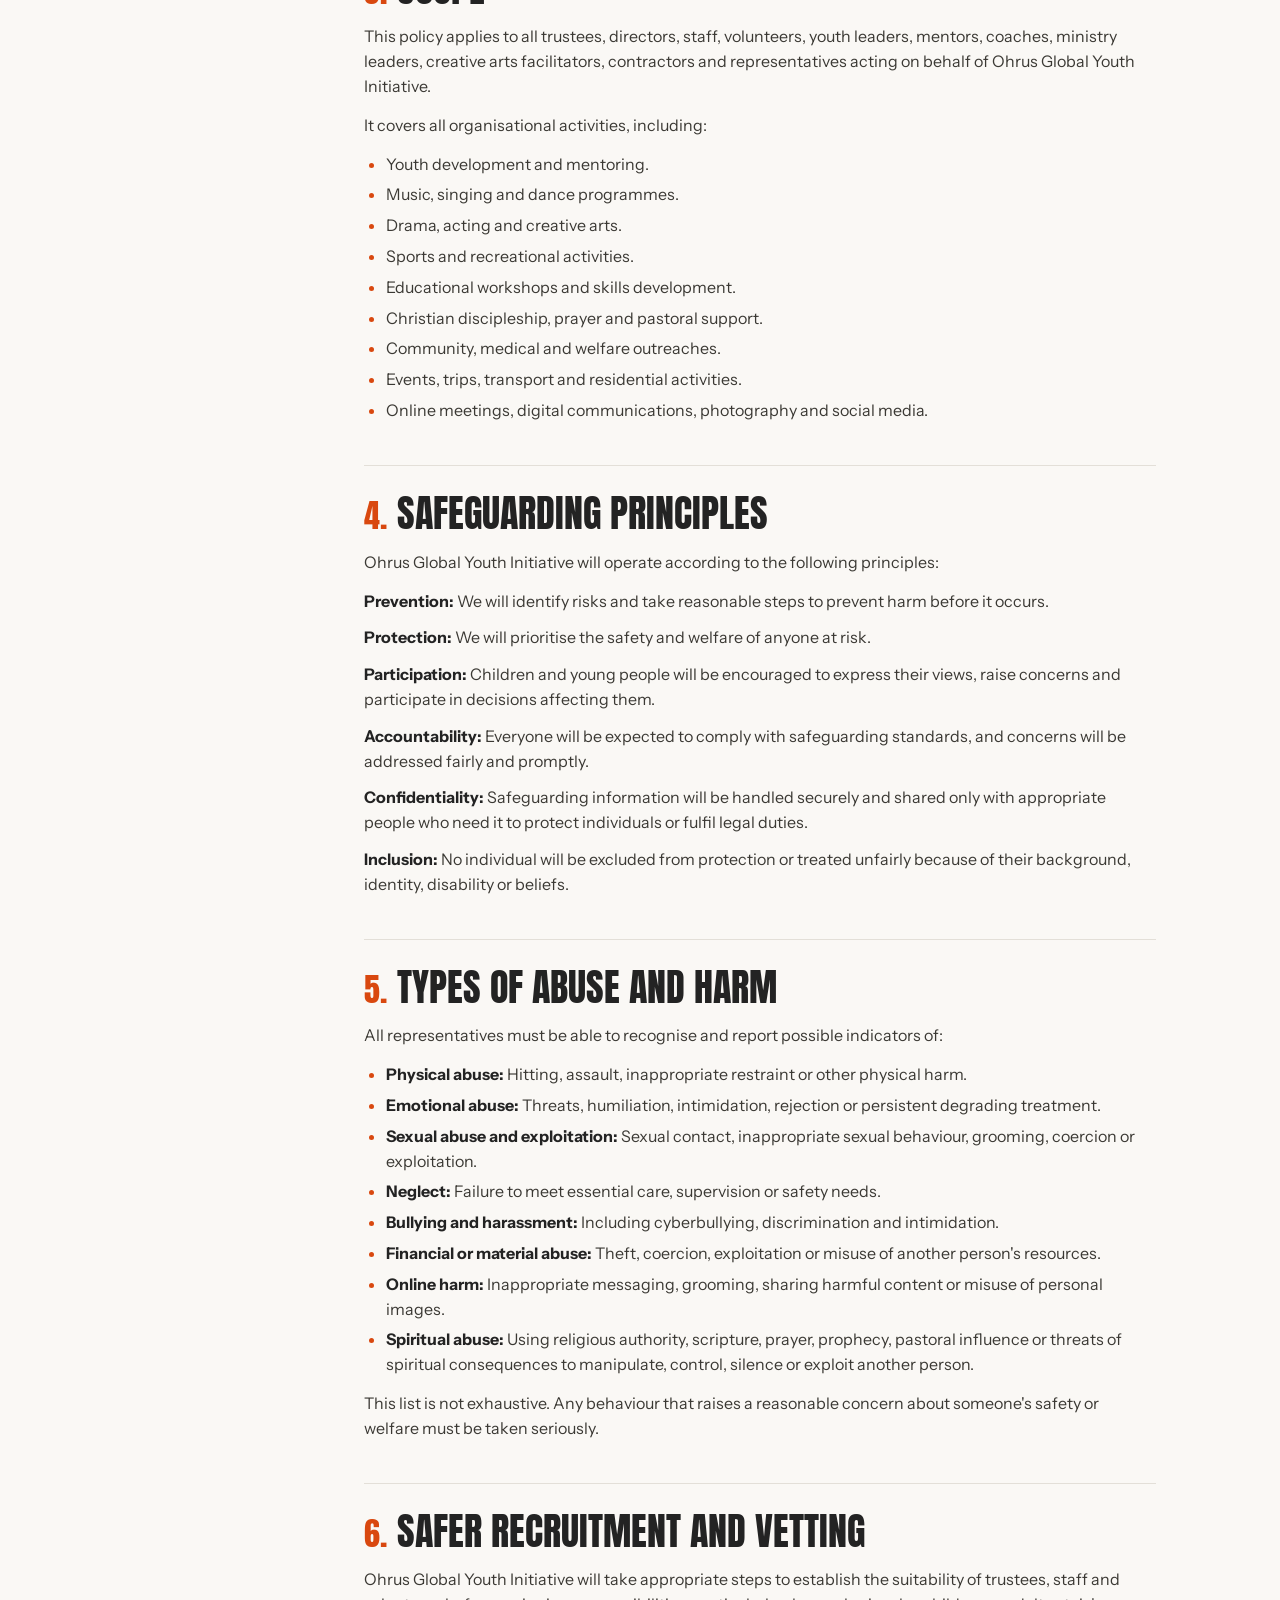
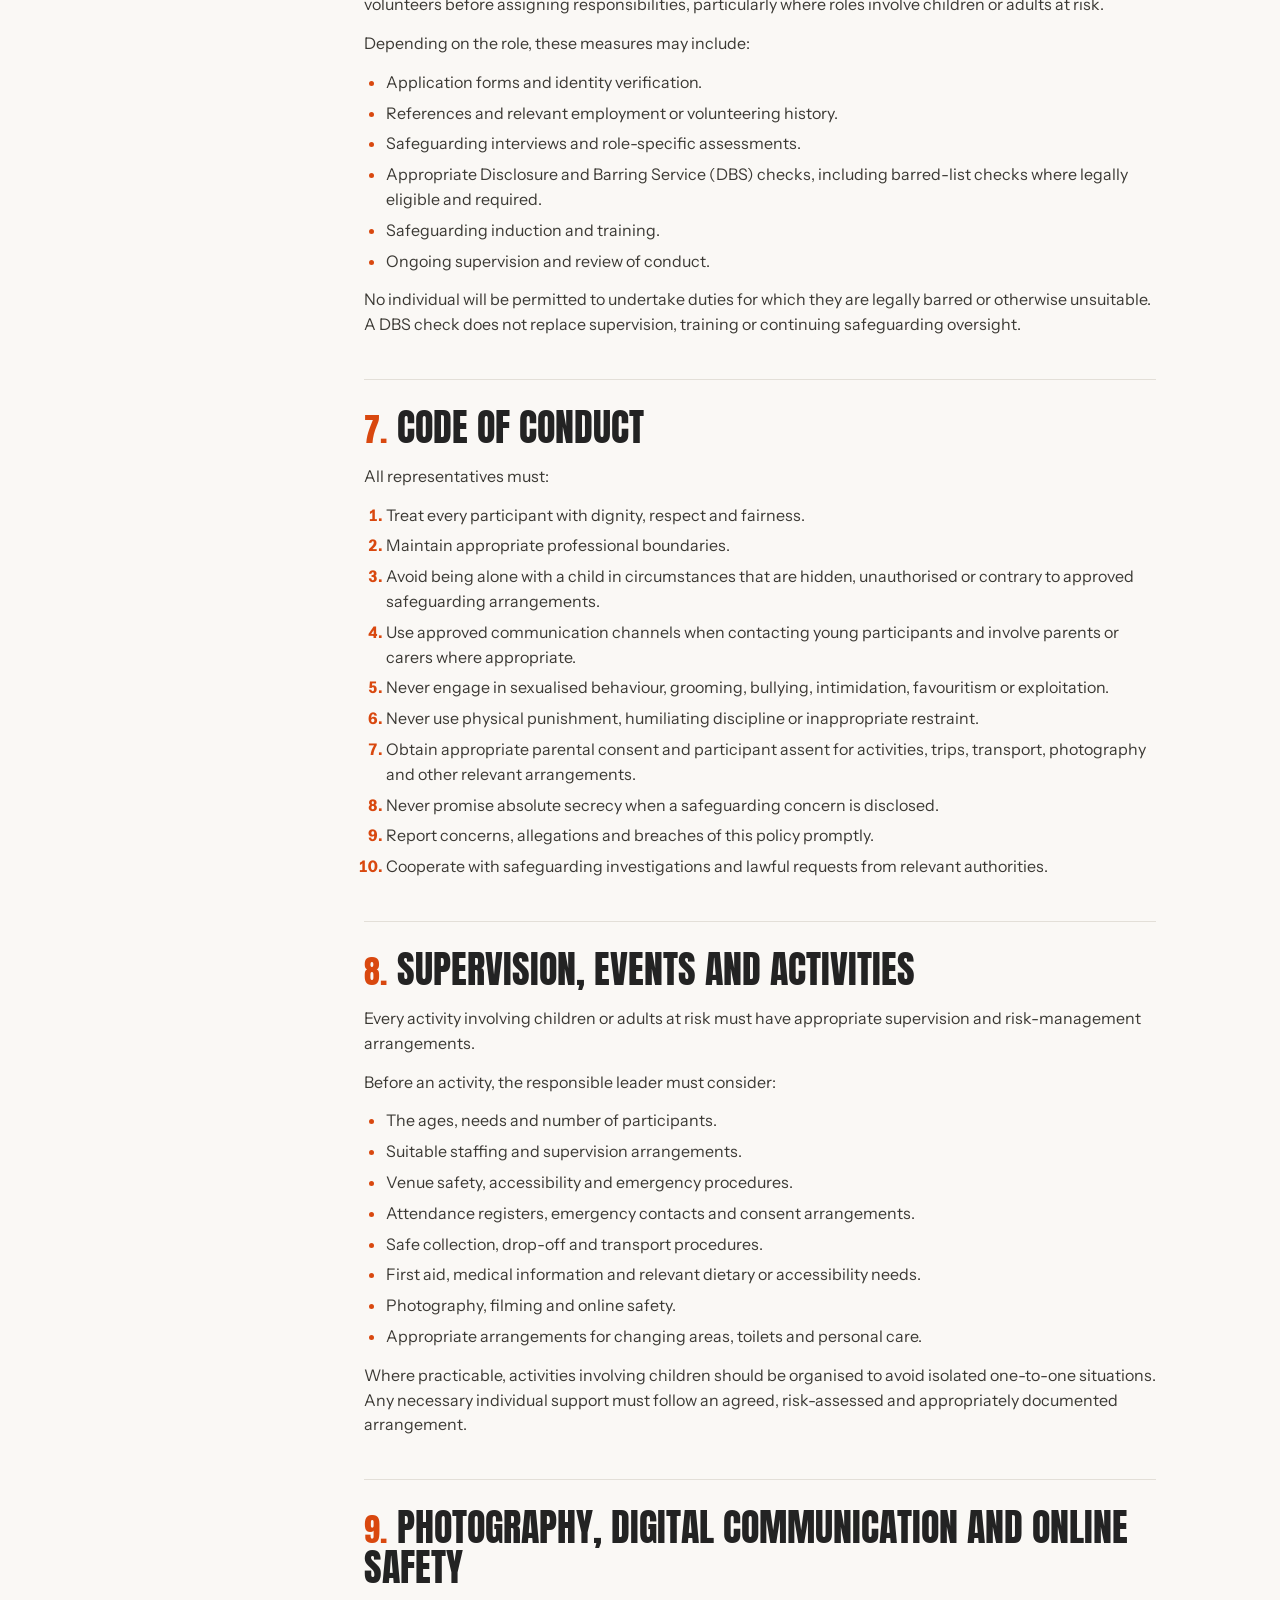
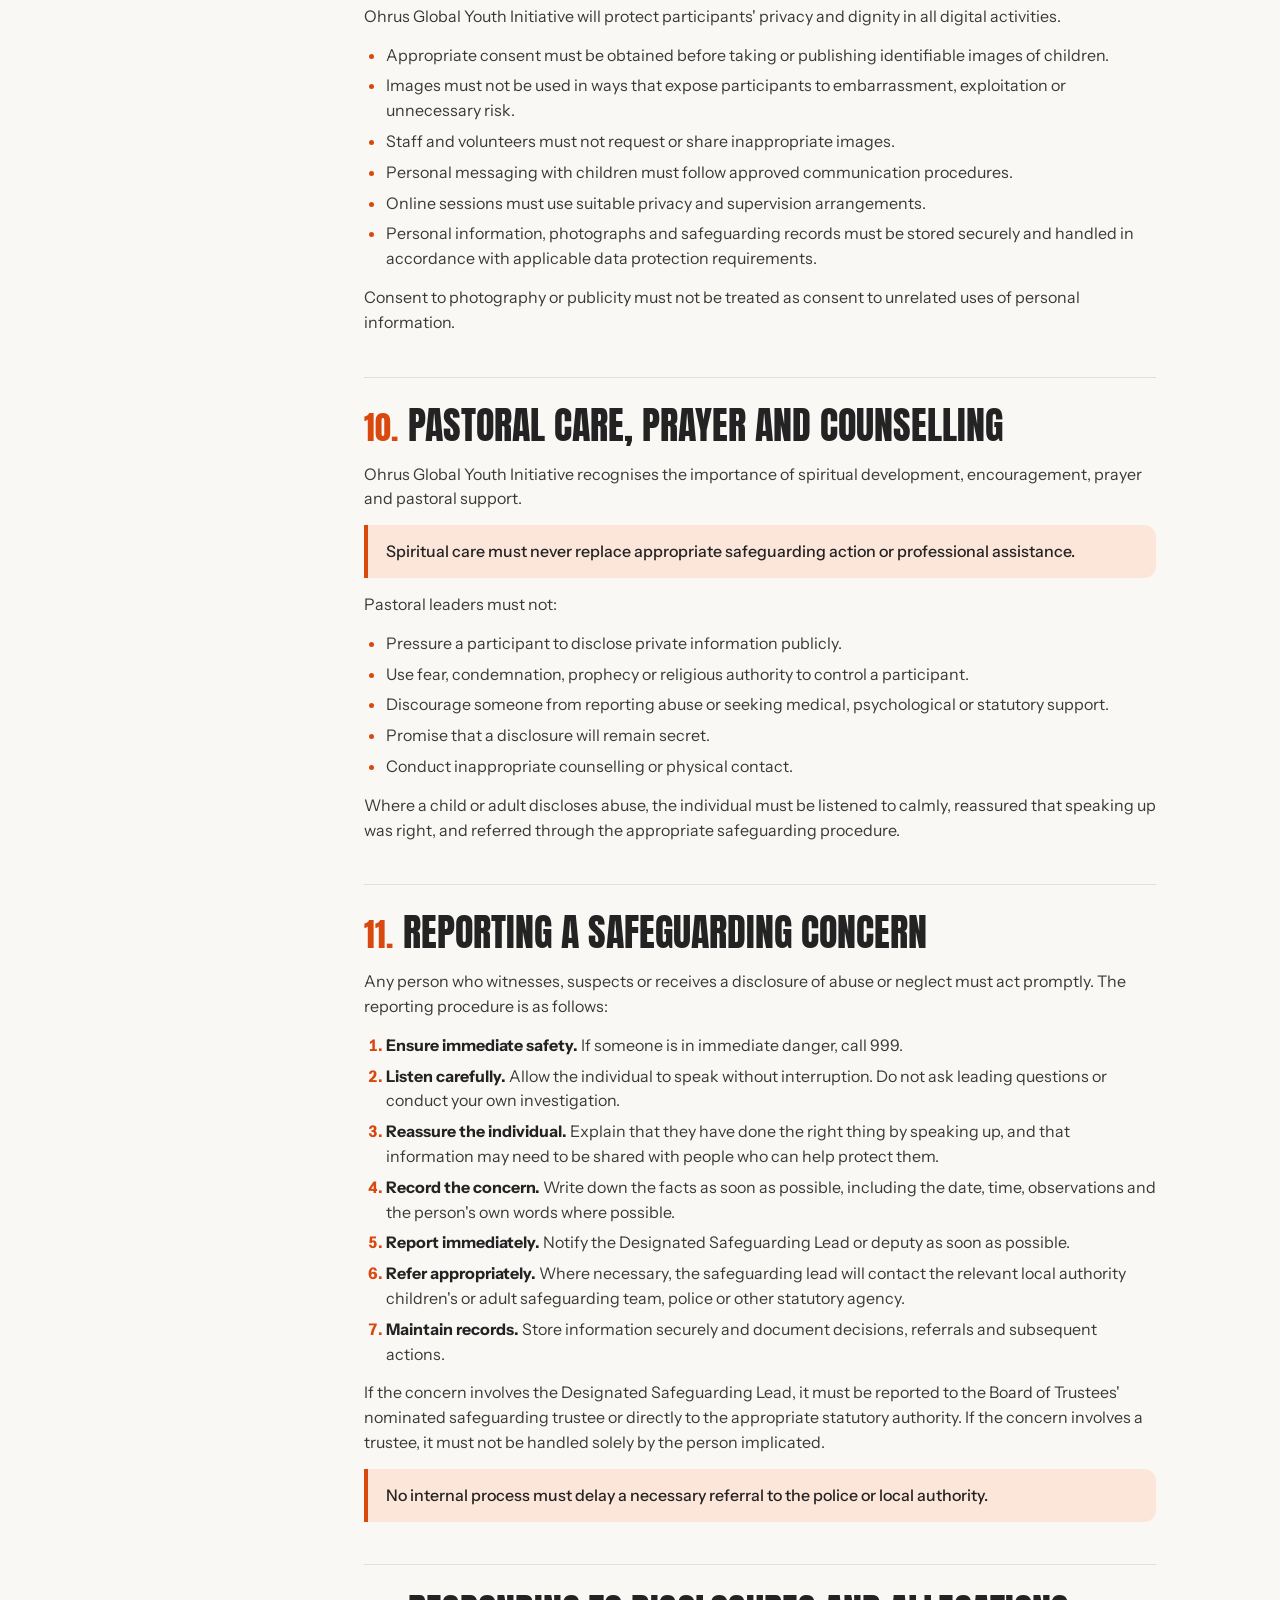
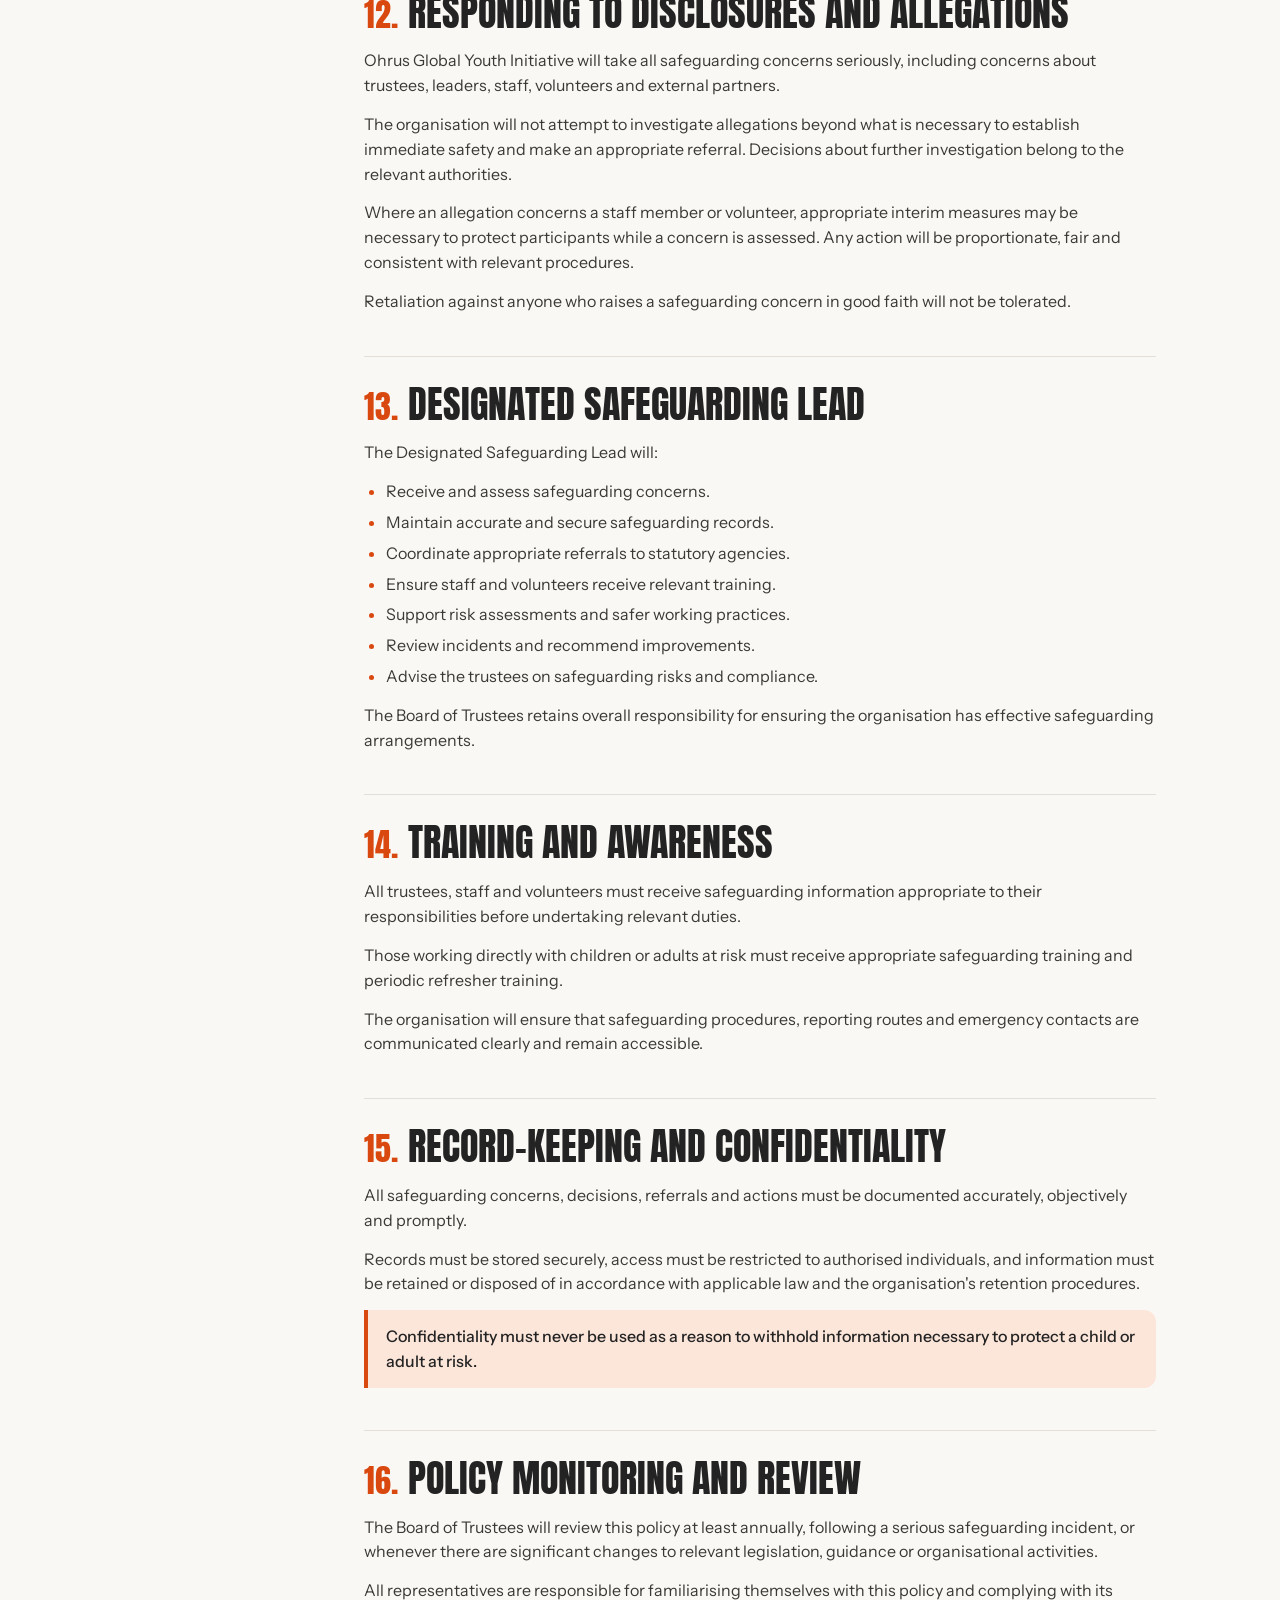
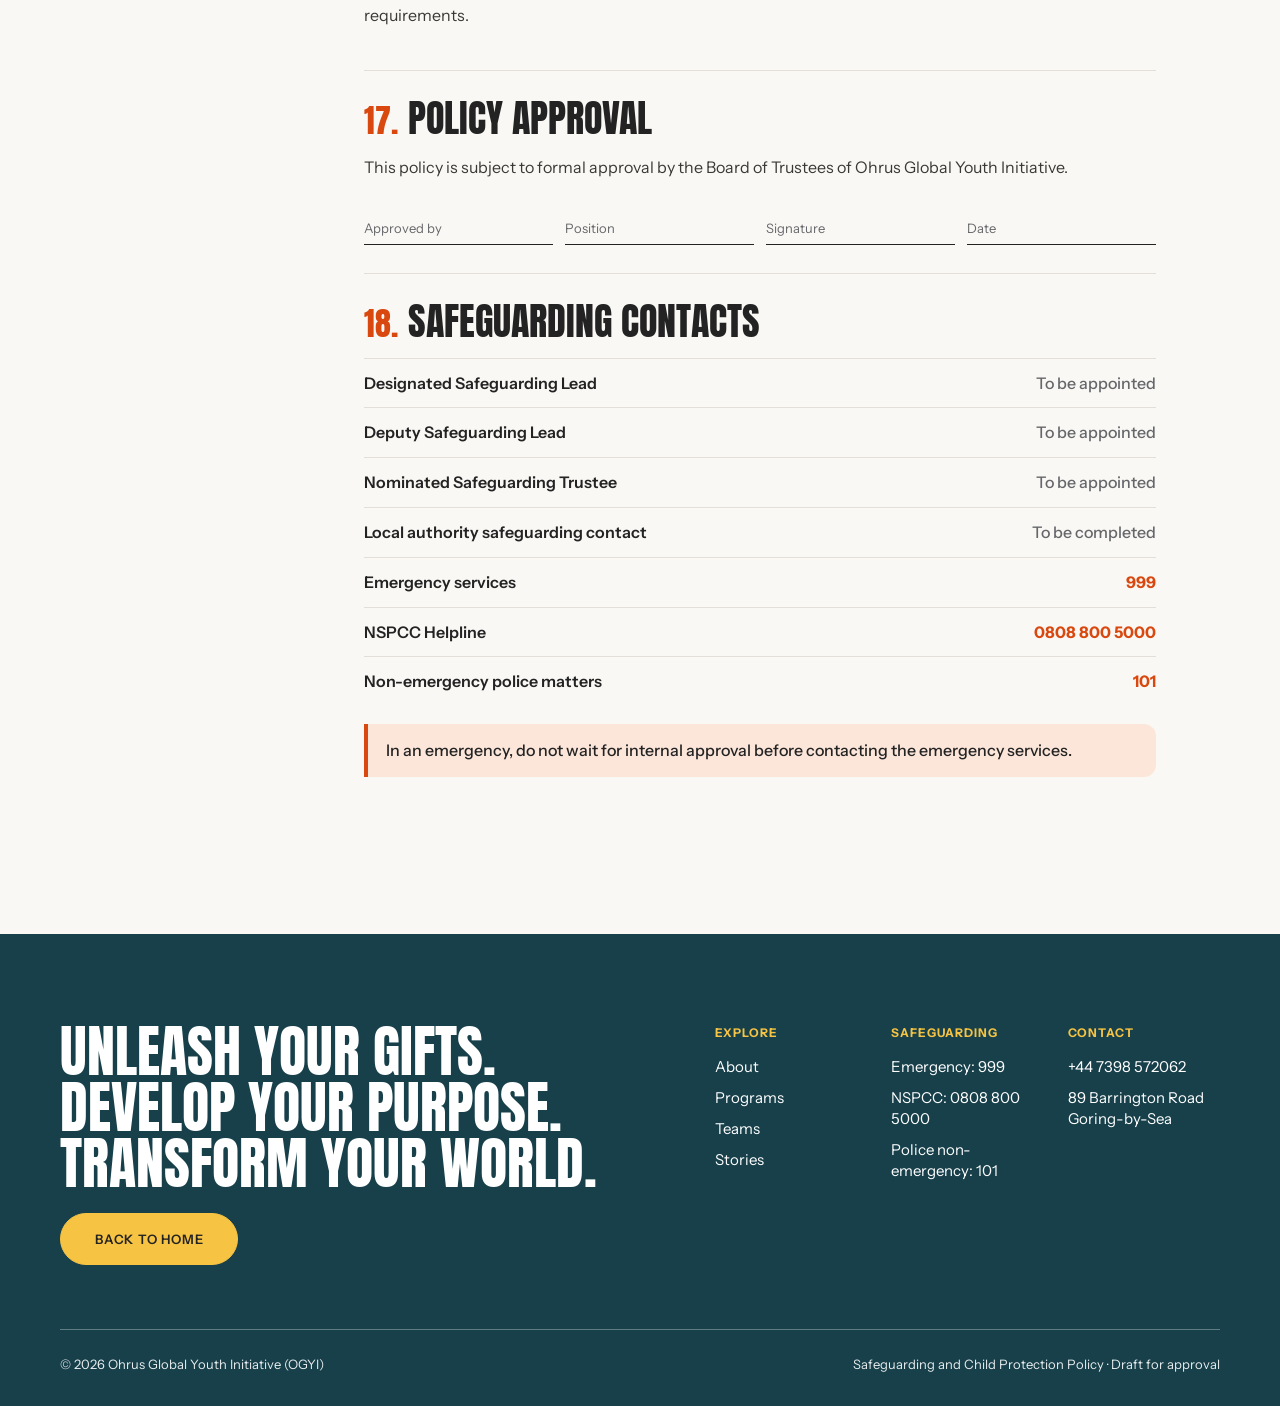
<file: safeguarding.html>
<!doctype html>
<html lang="en">
<head>
<meta charset="utf-8">
<meta name="viewport" content="width=device-width, initial-scale=1, viewport-fit=cover">
<title>Safeguarding and Child Protection Policy | Ohrus Global Youth Initiative</title>
<meta name="description" content="The Safeguarding and Child Protection Policy of Ohrus Global Youth Initiative (OGYI).">
<link rel="preconnect" href="https://fonts.googleapis.com">
<link rel="preconnect" href="https://fonts.gstatic.com" crossorigin>
<link rel="stylesheet" href="https://fonts.googleapis.com/css2?family=Anton&family=Instrument+Sans:wght@400;500;600;700&display=swap">
<link rel="stylesheet" href="css/style.css">
</head>
<body>
<header class="nav">
  <div class="wrap nav__in">
    <a href="index.html" class="logo" aria-label="OGYI home"><span>OGYI</span></a>
    <nav class="nav__links" aria-label="Main">
      <a href="index.html#about">About</a><a href="index.html#programs">Programs</a><a href="index.html#values">Values</a><a href="index.html#teams">Teams</a><a href="index.html#safeguarding">Safeguarding</a><a href="index.html#stories">Stories</a><a href="#contacts">Contact</a>
    </nav>
    <div class="nav__right">
      <a href="index.html#contact" class="btn btn--ghost btn--sm">Get involved</a>
      <button class="burger" id="burger" aria-label="Open menu" aria-expanded="false"><span></span></button>
    </div>
  </div>
</header>

<div class="mnav" id="mnav" hidden>
  <div class="mnav__top">
    <span class="logo">OGYI</span>
    <button class="mnav__close" id="mclose" aria-label="Close menu">×</button>
  </div>
  <a class="big" href="index.html">Home</a>
  <a class="big" href="index.html#about">About</a>
  <a class="big" href="index.html#programs">Programs</a>
  <a class="big" href="index.html#teams">Teams</a>
  <a class="big" href="#contacts">Safeguarding contacts</a>
</div>

<main>
  <section class="policy-hero">
    <div class="wrap">
      <div class="eyebrow">Ohrus Global Youth Initiative</div>
      <h1 class="display">Safeguarding &amp; child <span class="hl">protection policy</span></h1>
      <dl class="policy-meta">
        <div><dt>Policy status</dt><dd><span class="status-pill">Draft for approval</span></dd></div>
        <div><dt>Policy owner</dt><dd>Board of Trustees</dd></div>
        <div><dt>Designated Safeguarding Lead</dt><dd>To be appointed</dd></div>
        <div><dt>Deputy Safeguarding Lead</dt><dd>To be appointed</dd></div>
        <div><dt>Date adopted</dt><dd>To be confirmed</dd></div>
        <div><dt>Review date</dt><dd>12 months after adoption, or earlier if required</dd></div>
      </dl>
      <div class="emergency" role="note">
        <b>Someone in immediate danger? Call 999</b>
        <span>NSPCC Helpline: 0808 800 5000</span>
        <span>Police non-emergency: 101</span>
      </div>
    </div>
  </section>

  <div class="wrap policy">
    <nav class="toc" aria-label="Policy contents">
      <h2>Contents</h2>
      <ol>
        <li><a href="#s1">Our safeguarding commitment</a></li>
        <li><a href="#s2">Purpose of this policy</a></li>
        <li><a href="#s3">Scope</a></li>
        <li><a href="#s4">Safeguarding principles</a></li>
        <li><a href="#s5">Types of abuse and harm</a></li>
        <li><a href="#s6">Safer recruitment and vetting</a></li>
        <li><a href="#s7">Code of conduct</a></li>
        <li><a href="#s8">Supervision, events and activities</a></li>
        <li><a href="#s9">Photography and online safety</a></li>
        <li><a href="#s10">Pastoral care, prayer and counselling</a></li>
        <li><a href="#s11">Reporting a concern</a></li>
        <li><a href="#s12">Disclosures and allegations</a></li>
        <li><a href="#s13">Designated Safeguarding Lead</a></li>
        <li><a href="#s14">Training and awareness</a></li>
        <li><a href="#s15">Record-keeping and confidentiality</a></li>
        <li><a href="#s16">Monitoring and review</a></li>
        <li><a href="#s17">Policy approval</a></li>
        <li><a href="#contacts">Safeguarding contacts</a></li>
      </ol>
    </nav>

    <article class="policy__body">
      <section id="s1">
        <h2><small>1.</small>Our safeguarding commitment</h2>
        <p>Ohrus Global Youth Initiative is committed to creating a safe, inclusive, respectful and nurturing environment where children, young people, adults at risk, staff, volunteers and all participants can develop their gifts, discover their purpose and contribute meaningfully to society.</p>
        <p>We recognise that every individual has inherent dignity and deserves to be treated with respect, compassion and fairness, irrespective of race, ethnicity, gender, disability, social background, faith or personal circumstances.</p>
        <p>Our Christian foundation calls us to demonstrate love, integrity, service and accountability in every interaction. We therefore have zero tolerance for abuse, exploitation, neglect, bullying, harassment, discrimination, grooming or any form of behaviour that places another person at risk of harm.</p>
        <p>Safeguarding is a collective responsibility shared by our trustees, leaders, staff, volunteers, parents, partners and participants.</p>
      </section>

      <section id="s2">
        <h2><small>2.</small>Purpose of this policy</h2>
        <p>This policy establishes the principles, standards and procedures through which Ohrus Global Youth Initiative will:</p>
        <ul>
          <li>Protect children and young people under 18 from abuse, neglect and exploitation.</li>
          <li>Protect adults at risk of abuse or neglect.</li>
          <li>Promote physical, emotional, psychological and spiritual well-being.</li>
          <li>Ensure that all staff and volunteers understand their safeguarding responsibilities.</li>
          <li>Provide clear procedures for reporting, recording and responding to concerns.</li>
          <li>Ensure activities are appropriately supervised, risk-assessed and delivered in a safe environment.</li>
          <li>Maintain accountability, transparency and compliance with applicable safeguarding legislation and guidance in England.</li>
        </ul>
      </section>

      <section id="s3">
        <h2><small>3.</small>Scope</h2>
        <p>This policy applies to all trustees, directors, staff, volunteers, youth leaders, mentors, coaches, ministry leaders, creative arts facilitators, contractors and representatives acting on behalf of Ohrus Global Youth Initiative.</p>
        <p>It covers all organisational activities, including:</p>
        <ul>
          <li>Youth development and mentoring.</li>
          <li>Music, singing and dance programmes.</li>
          <li>Drama, acting and creative arts.</li>
          <li>Sports and recreational activities.</li>
          <li>Educational workshops and skills development.</li>
          <li>Christian discipleship, prayer and pastoral support.</li>
          <li>Community, medical and welfare outreaches.</li>
          <li>Events, trips, transport and residential activities.</li>
          <li>Online meetings, digital communications, photography and social media.</li>
        </ul>
      </section>

      <section id="s4">
        <h2><small>4.</small>Safeguarding principles</h2>
        <p>Ohrus Global Youth Initiative will operate according to the following principles:</p>
        <div class="def">
          <p><b>Prevention:</b> We will identify risks and take reasonable steps to prevent harm before it occurs.</p>
          <p><b>Protection:</b> We will prioritise the safety and welfare of anyone at risk.</p>
          <p><b>Participation:</b> Children and young people will be encouraged to express their views, raise concerns and participate in decisions affecting them.</p>
          <p><b>Accountability:</b> Everyone will be expected to comply with safeguarding standards, and concerns will be addressed fairly and promptly.</p>
          <p><b>Confidentiality:</b> Safeguarding information will be handled securely and shared only with appropriate people who need it to protect individuals or fulfil legal duties.</p>
          <p><b>Inclusion:</b> No individual will be excluded from protection or treated unfairly because of their background, identity, disability or beliefs.</p>
        </div>
      </section>

      <section id="s5">
        <h2><small>5.</small>Types of abuse and harm</h2>
        <p>All representatives must be able to recognise and report possible indicators of:</p>
        <ul>
          <li><b>Physical abuse:</b> Hitting, assault, inappropriate restraint or other physical harm.</li>
          <li><b>Emotional abuse:</b> Threats, humiliation, intimidation, rejection or persistent degrading treatment.</li>
          <li><b>Sexual abuse and exploitation:</b> Sexual contact, inappropriate sexual behaviour, grooming, coercion or exploitation.</li>
          <li><b>Neglect:</b> Failure to meet essential care, supervision or safety needs.</li>
          <li><b>Bullying and harassment:</b> Including cyberbullying, discrimination and intimidation.</li>
          <li><b>Financial or material abuse:</b> Theft, coercion, exploitation or misuse of another person's resources.</li>
          <li><b>Online harm:</b> Inappropriate messaging, grooming, sharing harmful content or misuse of personal images.</li>
          <li><b>Spiritual abuse:</b> Using religious authority, scripture, prayer, prophecy, pastoral influence or threats of spiritual consequences to manipulate, control, silence or exploit another person.</li>
        </ul>
        <p>This list is not exhaustive. Any behaviour that raises a reasonable concern about someone's safety or welfare must be taken seriously.</p>
      </section>

      <section id="s6">
        <h2><small>6.</small>Safer recruitment and vetting</h2>
        <p>Ohrus Global Youth Initiative will take appropriate steps to establish the suitability of trustees, staff and volunteers before assigning responsibilities, particularly where roles involve children or adults at risk.</p>
        <p>Depending on the role, these measures may include:</p>
        <ul>
          <li>Application forms and identity verification.</li>
          <li>References and relevant employment or volunteering history.</li>
          <li>Safeguarding interviews and role-specific assessments.</li>
          <li>Appropriate Disclosure and Barring Service (DBS) checks, including barred-list checks where legally eligible and required.</li>
          <li>Safeguarding induction and training.</li>
          <li>Ongoing supervision and review of conduct.</li>
        </ul>
        <p>No individual will be permitted to undertake duties for which they are legally barred or otherwise unsuitable. A DBS check does not replace supervision, training or continuing safeguarding oversight.</p>
      </section>

      <section id="s7">
        <h2><small>7.</small>Code of conduct</h2>
        <p>All representatives must:</p>
        <ol>
          <li>Treat every participant with dignity, respect and fairness.</li>
          <li>Maintain appropriate professional boundaries.</li>
          <li>Avoid being alone with a child in circumstances that are hidden, unauthorised or contrary to approved safeguarding arrangements.</li>
          <li>Use approved communication channels when contacting young participants and involve parents or carers where appropriate.</li>
          <li>Never engage in sexualised behaviour, grooming, bullying, intimidation, favouritism or exploitation.</li>
          <li>Never use physical punishment, humiliating discipline or inappropriate restraint.</li>
          <li>Obtain appropriate parental consent and participant assent for activities, trips, transport, photography and other relevant arrangements.</li>
          <li>Never promise absolute secrecy when a safeguarding concern is disclosed.</li>
          <li>Report concerns, allegations and breaches of this policy promptly.</li>
          <li>Cooperate with safeguarding investigations and lawful requests from relevant authorities.</li>
        </ol>
      </section>

      <section id="s8">
        <h2><small>8.</small>Supervision, events and activities</h2>
        <p>Every activity involving children or adults at risk must have appropriate supervision and risk-management arrangements.</p>
        <p>Before an activity, the responsible leader must consider:</p>
        <ul>
          <li>The ages, needs and number of participants.</li>
          <li>Suitable staffing and supervision arrangements.</li>
          <li>Venue safety, accessibility and emergency procedures.</li>
          <li>Attendance registers, emergency contacts and consent arrangements.</li>
          <li>Safe collection, drop-off and transport procedures.</li>
          <li>First aid, medical information and relevant dietary or accessibility needs.</li>
          <li>Photography, filming and online safety.</li>
          <li>Appropriate arrangements for changing areas, toilets and personal care.</li>
        </ul>
        <p>Where practicable, activities involving children should be organised to avoid isolated one-to-one situations. Any necessary individual support must follow an agreed, risk-assessed and appropriately documented arrangement.</p>
      </section>

      <section id="s9">
        <h2><small>9.</small>Photography, digital communication and online safety</h2>
        <p>Ohrus Global Youth Initiative will protect participants' privacy and dignity in all digital activities.</p>
        <ul>
          <li>Appropriate consent must be obtained before taking or publishing identifiable images of children.</li>
          <li>Images must not be used in ways that expose participants to embarrassment, exploitation or unnecessary risk.</li>
          <li>Staff and volunteers must not request or share inappropriate images.</li>
          <li>Personal messaging with children must follow approved communication procedures.</li>
          <li>Online sessions must use suitable privacy and supervision arrangements.</li>
          <li>Personal information, photographs and safeguarding records must be stored securely and handled in accordance with applicable data protection requirements.</li>
        </ul>
        <p>Consent to photography or publicity must not be treated as consent to unrelated uses of personal information.</p>
      </section>

      <section id="s10">
        <h2><small>10.</small>Pastoral care, prayer and counselling</h2>
        <p>Ohrus Global Youth Initiative recognises the importance of spiritual development, encouragement, prayer and pastoral support.</p>
        <p class="note">Spiritual care must never replace appropriate safeguarding action or professional assistance.</p>
        <p>Pastoral leaders must not:</p>
        <ul>
          <li>Pressure a participant to disclose private information publicly.</li>
          <li>Use fear, condemnation, prophecy or religious authority to control a participant.</li>
          <li>Discourage someone from reporting abuse or seeking medical, psychological or statutory support.</li>
          <li>Promise that a disclosure will remain secret.</li>
          <li>Conduct inappropriate counselling or physical contact.</li>
        </ul>
        <p>Where a child or adult discloses abuse, the individual must be listened to calmly, reassured that speaking up was right, and referred through the appropriate safeguarding procedure.</p>
      </section>

      <section id="s11">
        <h2><small>11.</small>Reporting a safeguarding concern</h2>
        <p>Any person who witnesses, suspects or receives a disclosure of abuse or neglect must act promptly. The reporting procedure is as follows:</p>
        <ol>
          <li><b>Ensure immediate safety.</b> If someone is in immediate danger, call 999.</li>
          <li><b>Listen carefully.</b> Allow the individual to speak without interruption. Do not ask leading questions or conduct your own investigation.</li>
          <li><b>Reassure the individual.</b> Explain that they have done the right thing by speaking up, and that information may need to be shared with people who can help protect them.</li>
          <li><b>Record the concern.</b> Write down the facts as soon as possible, including the date, time, observations and the person's own words where possible.</li>
          <li><b>Report immediately.</b> Notify the Designated Safeguarding Lead or deputy as soon as possible.</li>
          <li><b>Refer appropriately.</b> Where necessary, the safeguarding lead will contact the relevant local authority children's or adult safeguarding team, police or other statutory agency.</li>
          <li><b>Maintain records.</b> Store information securely and document decisions, referrals and subsequent actions.</li>
        </ol>
        <p>If the concern involves the Designated Safeguarding Lead, it must be reported to the Board of Trustees' nominated safeguarding trustee or directly to the appropriate statutory authority. If the concern involves a trustee, it must not be handled solely by the person implicated.</p>
        <p class="note">No internal process must delay a necessary referral to the police or local authority.</p>
      </section>

      <section id="s12">
        <h2><small>12.</small>Responding to disclosures and allegations</h2>
        <p>Ohrus Global Youth Initiative will take all safeguarding concerns seriously, including concerns about trustees, leaders, staff, volunteers and external partners.</p>
        <p>The organisation will not attempt to investigate allegations beyond what is necessary to establish immediate safety and make an appropriate referral. Decisions about further investigation belong to the relevant authorities.</p>
        <p>Where an allegation concerns a staff member or volunteer, appropriate interim measures may be necessary to protect participants while a concern is assessed. Any action will be proportionate, fair and consistent with relevant procedures.</p>
        <p>Retaliation against anyone who raises a safeguarding concern in good faith will not be tolerated.</p>
      </section>

      <section id="s13">
        <h2><small>13.</small>Designated Safeguarding Lead</h2>
        <p>The Designated Safeguarding Lead will:</p>
        <ul>
          <li>Receive and assess safeguarding concerns.</li>
          <li>Maintain accurate and secure safeguarding records.</li>
          <li>Coordinate appropriate referrals to statutory agencies.</li>
          <li>Ensure staff and volunteers receive relevant training.</li>
          <li>Support risk assessments and safer working practices.</li>
          <li>Review incidents and recommend improvements.</li>
          <li>Advise the trustees on safeguarding risks and compliance.</li>
        </ul>
        <p>The Board of Trustees retains overall responsibility for ensuring the organisation has effective safeguarding arrangements.</p>
      </section>

      <section id="s14">
        <h2><small>14.</small>Training and awareness</h2>
        <p>All trustees, staff and volunteers must receive safeguarding information appropriate to their responsibilities before undertaking relevant duties.</p>
        <p>Those working directly with children or adults at risk must receive appropriate safeguarding training and periodic refresher training.</p>
        <p>The organisation will ensure that safeguarding procedures, reporting routes and emergency contacts are communicated clearly and remain accessible.</p>
      </section>

      <section id="s15">
        <h2><small>15.</small>Record-keeping and confidentiality</h2>
        <p>All safeguarding concerns, decisions, referrals and actions must be documented accurately, objectively and promptly.</p>
        <p>Records must be stored securely, access must be restricted to authorised individuals, and information must be retained or disposed of in accordance with applicable law and the organisation's retention procedures.</p>
        <p class="note">Confidentiality must never be used as a reason to withhold information necessary to protect a child or adult at risk.</p>
      </section>

      <section id="s16">
        <h2><small>16.</small>Policy monitoring and review</h2>
        <p>The Board of Trustees will review this policy at least annually, following a serious safeguarding incident, or whenever there are significant changes to relevant legislation, guidance or organisational activities.</p>
        <p>All representatives are responsible for familiarising themselves with this policy and complying with its requirements.</p>
      </section>

      <section id="s17">
        <h2><small>17.</small>Policy approval</h2>
        <p>This policy is subject to formal approval by the Board of Trustees of Ohrus Global Youth Initiative.</p>
        <div class="sign">
          <div>Approved by</div>
          <div>Position</div>
          <div>Signature</div>
          <div>Date</div>
        </div>
      </section>

      <section id="contacts">
        <h2><small>18.</small>Safeguarding contacts</h2>
        <dl class="contacts">
          <div><dt>Designated Safeguarding Lead</dt><dd class="tba">To be appointed</dd></div>
          <div><dt>Deputy Safeguarding Lead</dt><dd class="tba">To be appointed</dd></div>
          <div><dt>Nominated Safeguarding Trustee</dt><dd class="tba">To be appointed</dd></div>
          <div><dt>Local authority safeguarding contact</dt><dd class="tba">To be completed</dd></div>
          <div><dt>Emergency services</dt><dd>999</dd></div>
          <div><dt>NSPCC Helpline</dt><dd>0808 800 5000</dd></div>
          <div><dt>Non-emergency police matters</dt><dd>101</dd></div>
        </dl>
        <p class="note" style="margin-top:18px">In an emergency, do not wait for internal approval before contacting the emergency services.</p>
      </section>
    </article>
  </div>
</main>

<footer class="foot">
  <div class="wrap">
    <div class="foot__top">
      <div>
        <h3>Unleash your gifts. Develop your purpose. Transform your world.</h3>
        <p style="margin-top:20px"><a href="index.html" class="btn btn--yellow">Back to home</a></p>
      </div>
      <div class="foot__cols">
        <div><h4>Explore</h4><ul><li><a href="index.html#about">About</a></li><li><a href="index.html#programs">Programs</a></li><li><a href="index.html#teams">Teams</a></li><li><a href="index.html#stories">Stories</a></li></ul></div>
        <div><h4>Safeguarding</h4><ul><li>Emergency: 999</li><li>NSPCC: 0808 800 5000</li><li>Police non-emergency: 101</li></ul></div>
        <div><h4>Contact</h4><ul><li>+44 7398 572062</li><li>89 Barrington Road<br>Goring-by-Sea</li></ul></div>
      </div>
    </div>
    <div class="foot__bottom"><span>© 2026 Ohrus Global Youth Initiative (OGYI)</span><span>Safeguarding and Child Protection Policy · Draft for approval</span></div>
  </div>
</footer>

<script>
(()=>{const m=document.getElementById('mnav'),b=document.getElementById('burger');
const open=v=>{m.hidden=!v;b.setAttribute('aria-expanded',v);document.body.style.overflow=v?'hidden':''};
b.onclick=()=>open(true);document.getElementById('mclose').onclick=()=>open(false);
m.querySelectorAll('a').forEach(a=>a.onclick=()=>open(false));})();
</script>
</body>
</html>
</file>
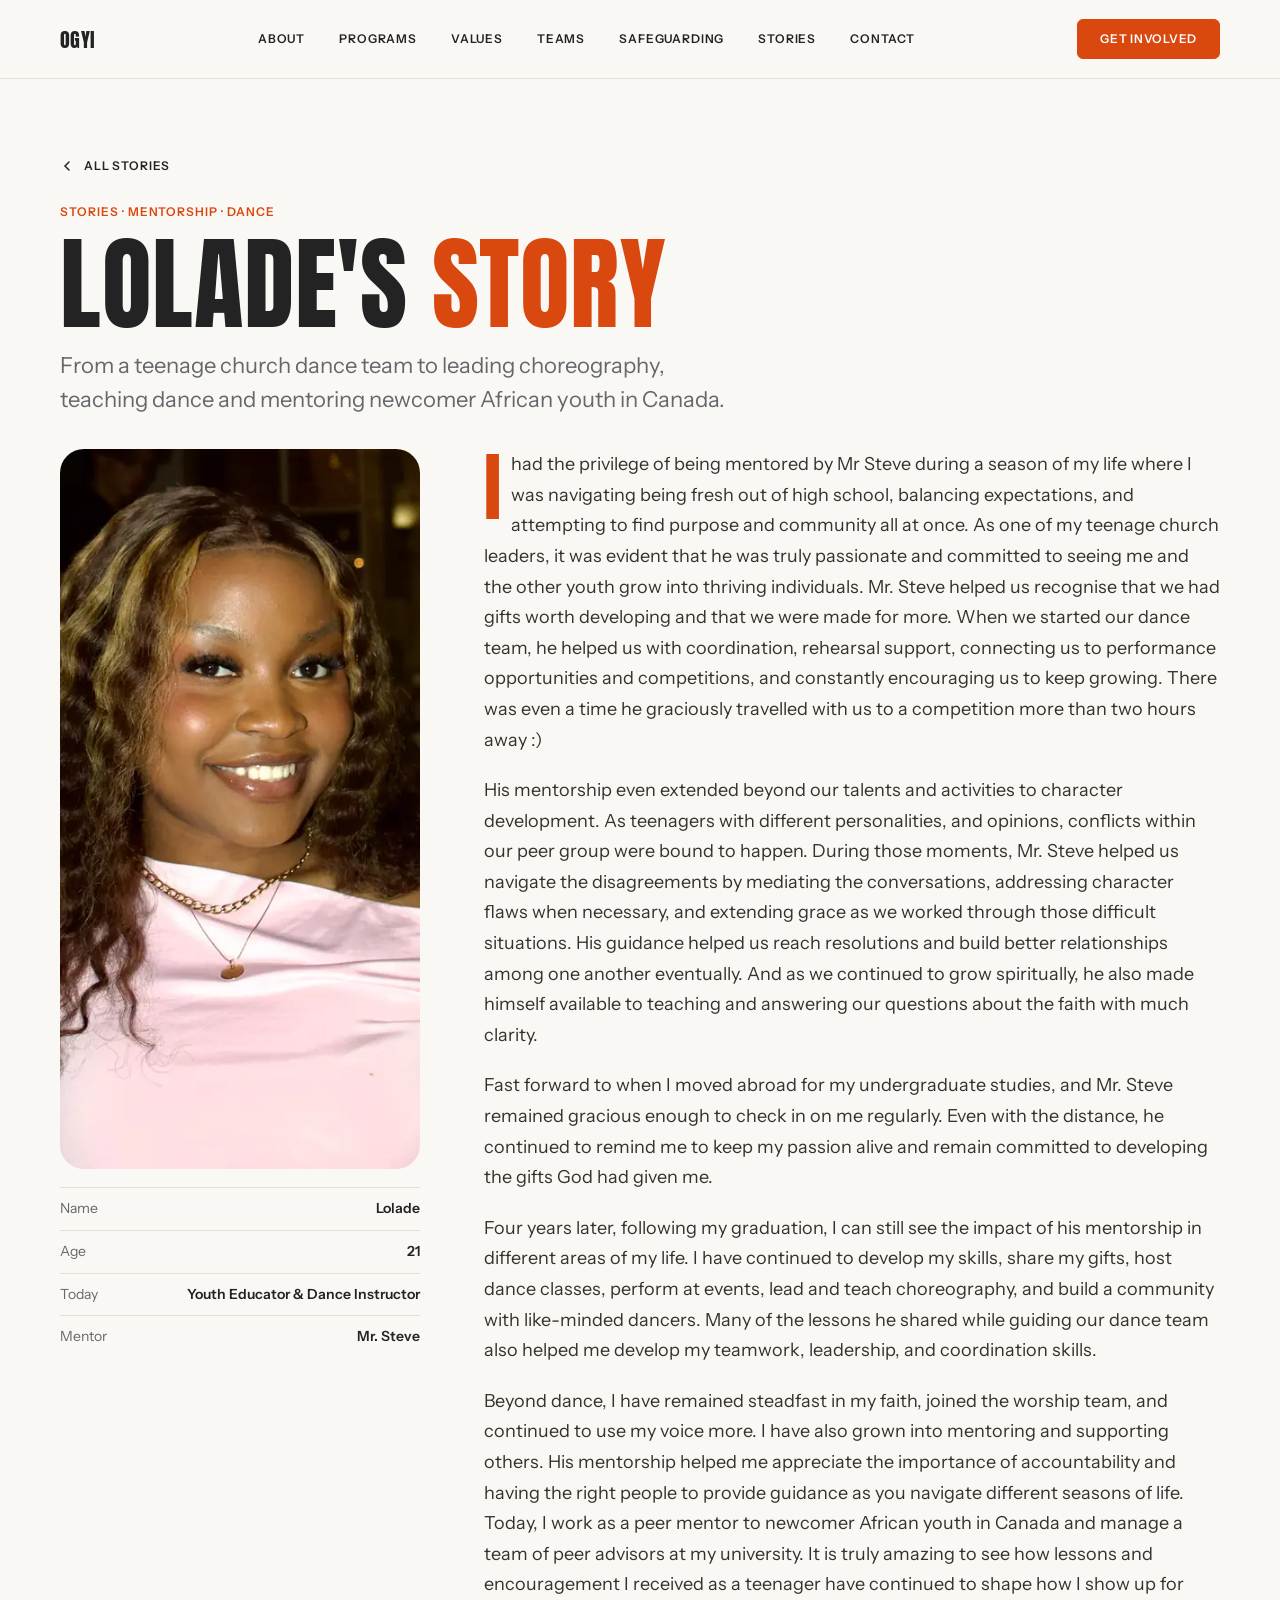
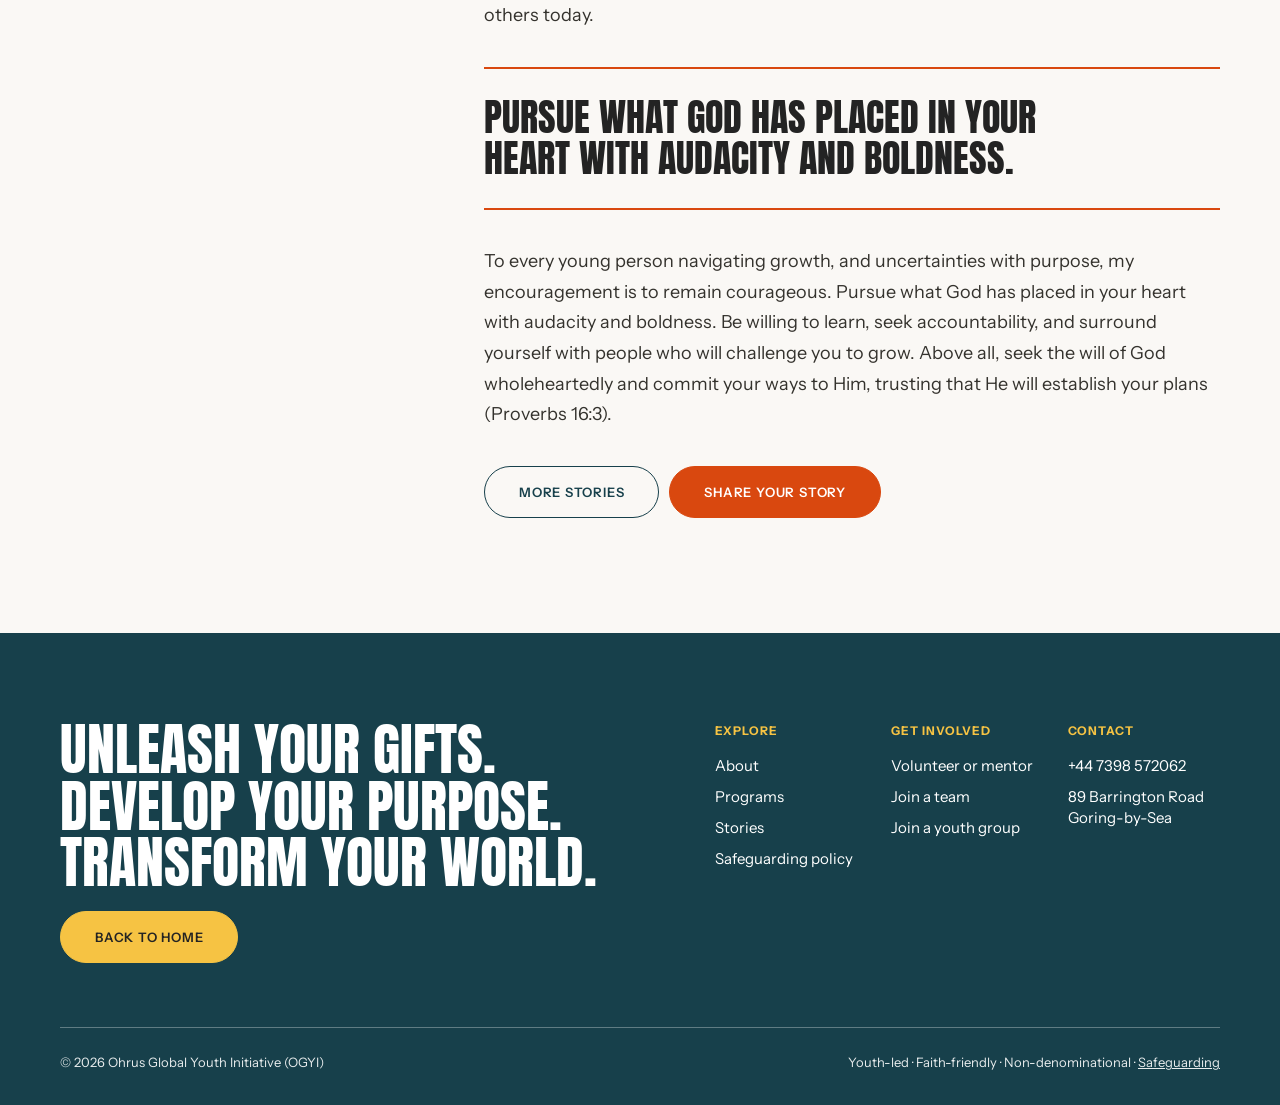
<file: story-lolade.html>
<!doctype html>
<html lang="en">
<head>
<meta charset="utf-8">
<meta name="viewport" content="width=device-width, initial-scale=1, viewport-fit=cover">
<title>Lolade's Story | Ohrus Global Youth Initiative</title>
<meta name="description" content="Lolade, 21, youth educator and dance instructor, on how mentorship shaped her gifts, faith and leadership.">
<link rel="preconnect" href="https://fonts.googleapis.com">
<link rel="preconnect" href="https://fonts.gstatic.com" crossorigin>
<link rel="stylesheet" href="https://fonts.googleapis.com/css2?family=Anton&family=Instrument+Sans:wght@400;500;600;700&display=swap">
<link rel="preload" as="image" href="images/lolade.webp" type="image/webp">
<link rel="stylesheet" href="css/style.css">
</head>
<body>
<header class="nav">
  <div class="wrap nav__in">
    <a href="index.html" class="logo" aria-label="OGYI home"><span>OGYI</span></a>
    <nav class="nav__links" aria-label="Main">
      <a href="index.html#about">About</a><a href="index.html#programs">Programs</a><a href="index.html#values">Values</a><a href="index.html#teams">Teams</a><a href="index.html#safeguarding">Safeguarding</a><a href="index.html#stories">Stories</a><a href="index.html#contact">Contact</a>
    </nav>
    <div class="nav__right">
      <a href="index.html#contact" class="btn btn--ghost btn--sm">Get involved</a>
      <button class="burger" id="burger" aria-label="Open menu" aria-expanded="false"><span></span></button>
    </div>
  </div>
</header>

<div class="mnav" id="mnav" hidden>
  <div class="mnav__top">
    <span class="logo">OGYI</span>
    <button class="mnav__close" id="mclose" aria-label="Close menu">×</button>
  </div>
  <a class="big" href="index.html">Home</a>
  <a class="big" href="index.html#about">About</a>
  <a class="big" href="index.html#programs">Programs</a>
  <a class="big" href="index.html#stories">Stories</a>
  <a class="big" href="index.html#contact">Contact</a>
</div>

<main>
  <section class="story-hero">
    <div class="wrap">
      <a href="index.html#stories" class="back"><svg viewBox="0 0 14 14" width="14" height="14"><path d="M9 3L5 7l4 4" fill="none" stroke="currentColor" stroke-width="1.5" stroke-linecap="round"/></svg>All stories</a>
      <div class="eyebrow">Stories &middot; Mentorship &middot; Dance</div>
      <h1 class="display">Lolade's <span class="hl">story</span></h1>
      <p class="story-hero__sub">From a teenage church dance team to leading choreography, teaching dance and mentoring newcomer African youth in Canada.</p>
    </div>
  </section>

  <div class="wrap story">
    <aside class="story__side">
      <img style="object-position:50% 25%" src="images/lolade.webp" alt="Lolade" width="480" height="720">
      <dl class="story__facts">
        <div><dt>Name</dt><dd>Lolade</dd></div>
        <div><dt>Age</dt><dd>21</dd></div>
        <div><dt>Today</dt><dd>Youth Educator &amp; Dance Instructor</dd></div>
        <div><dt>Mentor</dt><dd>Mr. Steve</dd></div>
      </dl>
    </aside>

    <article class="story__body">
      <p>I had the privilege of being mentored by Mr Steve during a season of my life where I was navigating being fresh out of high school, balancing expectations, and attempting to find purpose and community all at once. As one of my teenage church leaders, it was evident that he was truly passionate and committed to seeing me and the other youth grow into thriving individuals. Mr. Steve helped us recognise that we had gifts worth developing and that we were made for more. When we started our dance team, he helped us with coordination, rehearsal support, connecting us to performance opportunities and competitions, and constantly encouraging us to keep growing. There was even a time he graciously travelled with us to a competition more than two hours away :)</p>
      <p>His mentorship even extended beyond our talents and activities to character development. As teenagers with different personalities, and opinions, conflicts within our peer group were bound to happen. During those moments, Mr. Steve helped us navigate the disagreements by mediating the conversations, addressing character flaws when necessary, and extending grace as we worked through those difficult situations. His guidance helped us reach resolutions and build better relationships among one another eventually. And as we continued to grow spiritually, he also made himself available to teaching and answering our questions about the faith with much clarity.</p>
      <p>Fast forward to when I moved abroad for my undergraduate studies, and Mr. Steve remained gracious enough to check in on me regularly. Even with the distance, he continued to remind me to keep my passion alive and remain committed to developing the gifts God had given me.</p>
      <p>Four years later, following my graduation, I can still see the impact of his mentorship in different areas of my life. I have continued to develop my skills, share my gifts, host dance classes, perform at events, lead and teach choreography, and build a community with like-minded dancers. Many of the lessons he shared while guiding our dance team also helped me develop my teamwork, leadership, and coordination skills.</p>
      <p>Beyond dance, I have remained steadfast in my faith, joined the worship team, and continued to use my voice more. I have also grown into mentoring and supporting others. His mentorship helped me appreciate the importance of accountability and having the right people to provide guidance as you navigate different seasons of life. Today, I work as a peer mentor to newcomer African youth in Canada and manage a team of peer advisors at my university. It is truly amazing to see how lessons and encouragement I received as a teenager have continued to shape how I show up for others today.</p>
      <blockquote class="story__pull">Pursue what God has placed in your heart with audacity and boldness.</blockquote>
      <p>To every young person navigating growth, and uncertainties with purpose, my encouragement is to remain courageous. Pursue what God has placed in your heart with audacity and boldness. Be willing to learn, seek accountability, and surround yourself with people who will challenge you to grow. Above all, seek the will of God wholeheartedly and commit your ways to Him, trusting that He will establish your plans (Proverbs 16:3).</p>
      <div class="story__back">
        <a href="index.html#stories" class="btn btn--ghost">More stories</a>
        <a href="index.html#contact" class="btn btn--solid">Share your story</a>
      </div>
    </article>
  </div>
</main>

<footer class="foot">
  <div class="wrap">
    <div class="foot__top">
      <div>
        <h3>Unleash your gifts. Develop your purpose. Transform your world.</h3>
        <p style="margin-top:20px"><a href="index.html" class="btn btn--yellow">Back to home</a></p>
      </div>
      <div class="foot__cols">
        <div><h4>Explore</h4><ul><li><a href="index.html#about">About</a></li><li><a href="index.html#programs">Programs</a></li><li><a href="index.html#stories">Stories</a></li><li><a href="safeguarding.html">Safeguarding policy</a></li></ul></div>
        <div><h4>Get involved</h4><ul><li>Volunteer or mentor</li><li><a href="index.html#teams">Join a team</a></li><li>Join a youth group</li></ul></div>
        <div><h4>Contact</h4><ul><li>+44 7398 572062</li><li>89 Barrington Road<br>Goring-by-Sea</li></ul></div>
      </div>
    </div>
    <div class="foot__bottom"><span>© 2026 Ohrus Global Youth Initiative (OGYI)</span><span>Youth-led · Faith-friendly · Non-denominational · <a href="safeguarding.html">Safeguarding</a></span></div>
  </div>
</footer>

<script>
(()=>{const m=document.getElementById('mnav'),b=document.getElementById('burger');
const open=v=>{m.hidden=!v;b.setAttribute('aria-expanded',v);document.body.style.overflow=v?'hidden':''};
b.onclick=()=>open(true);document.getElementById('mclose').onclick=()=>open(false);
m.querySelectorAll('a').forEach(a=>a.onclick=()=>open(false));})();
</script>
</body>
</html>
</file>
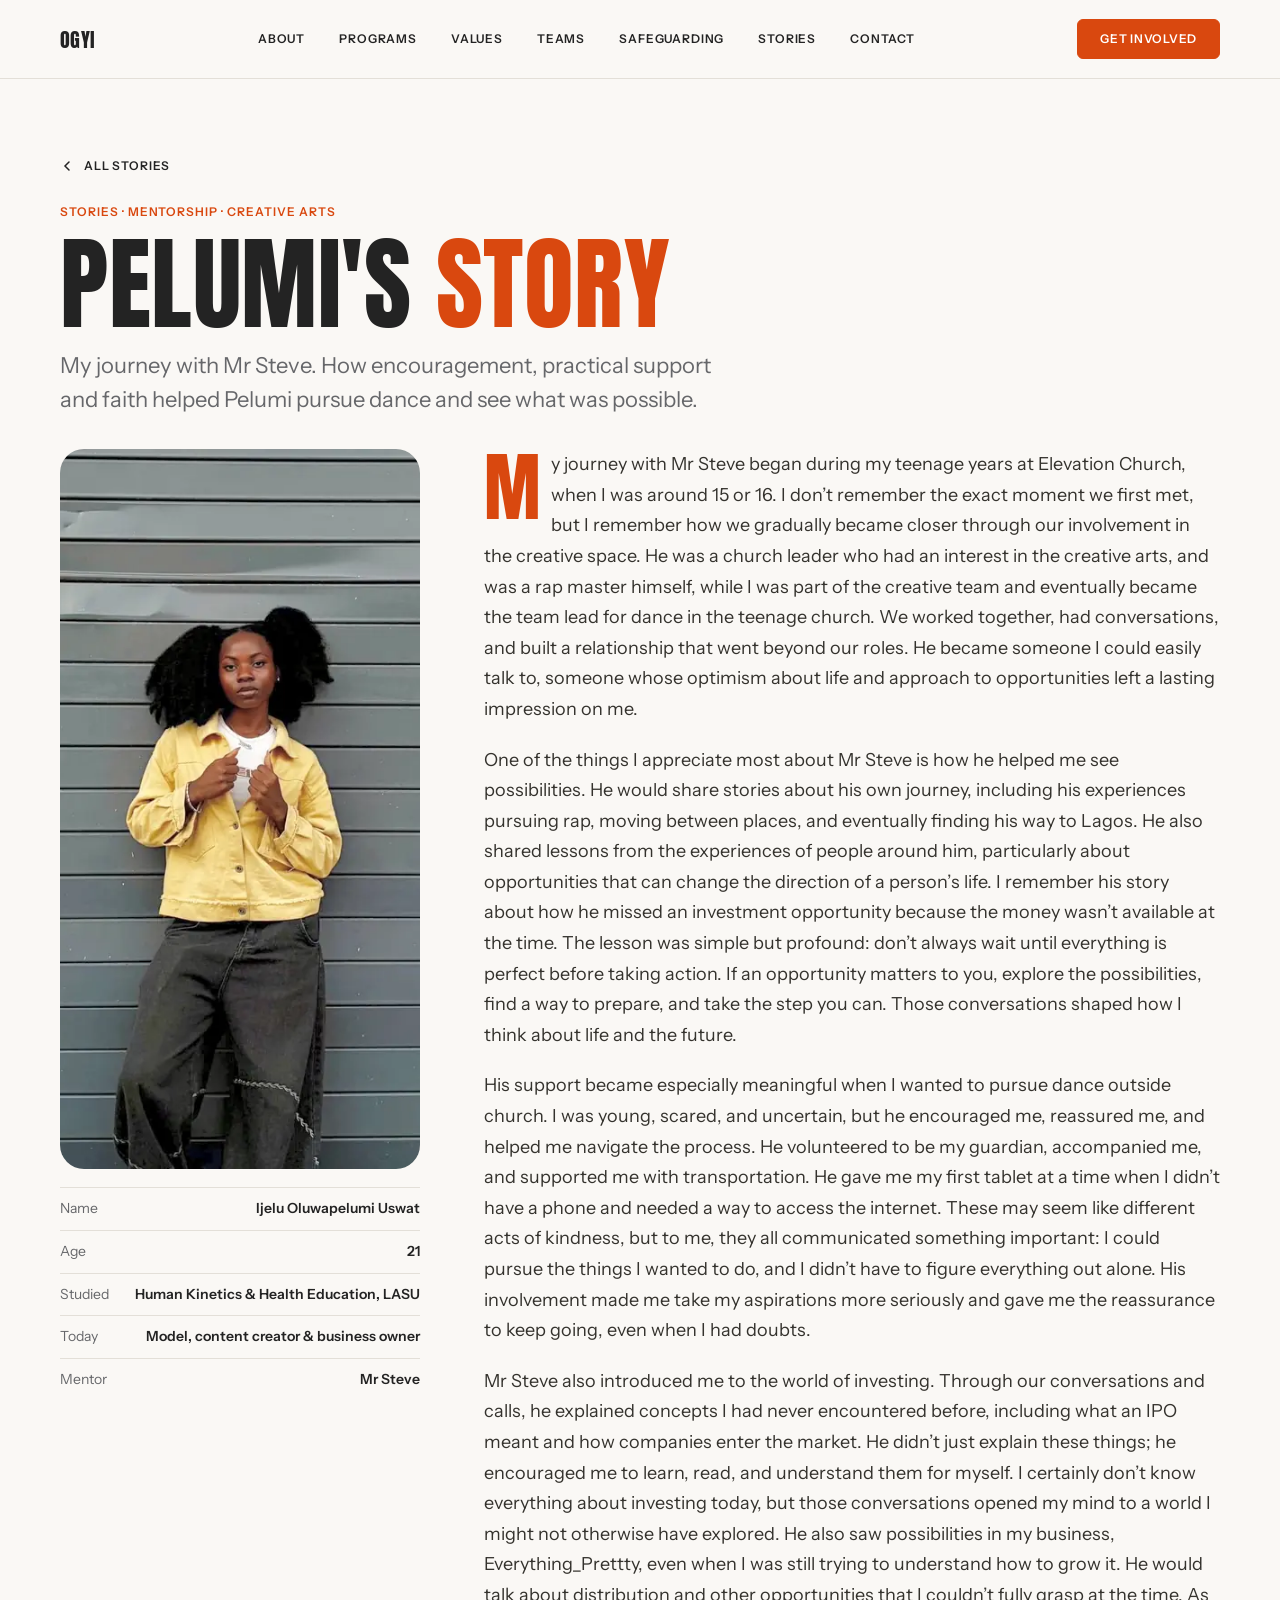
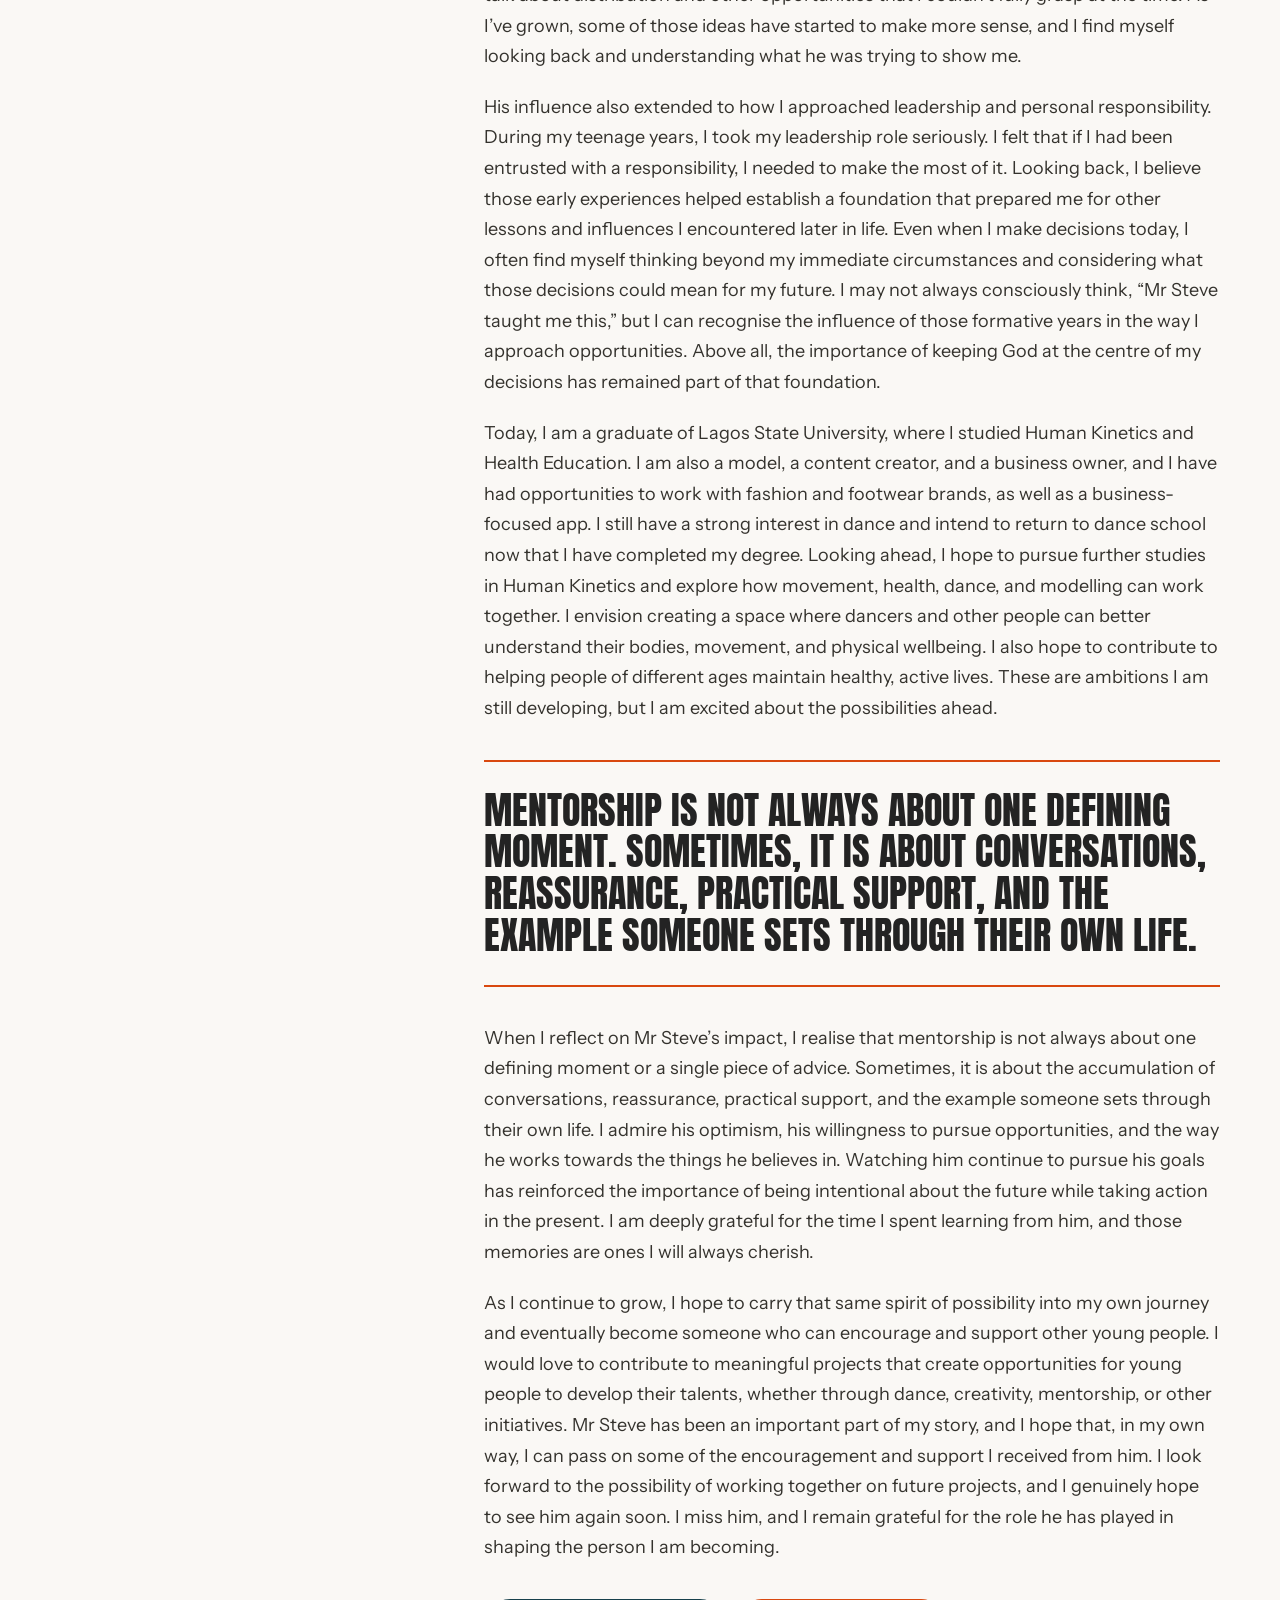
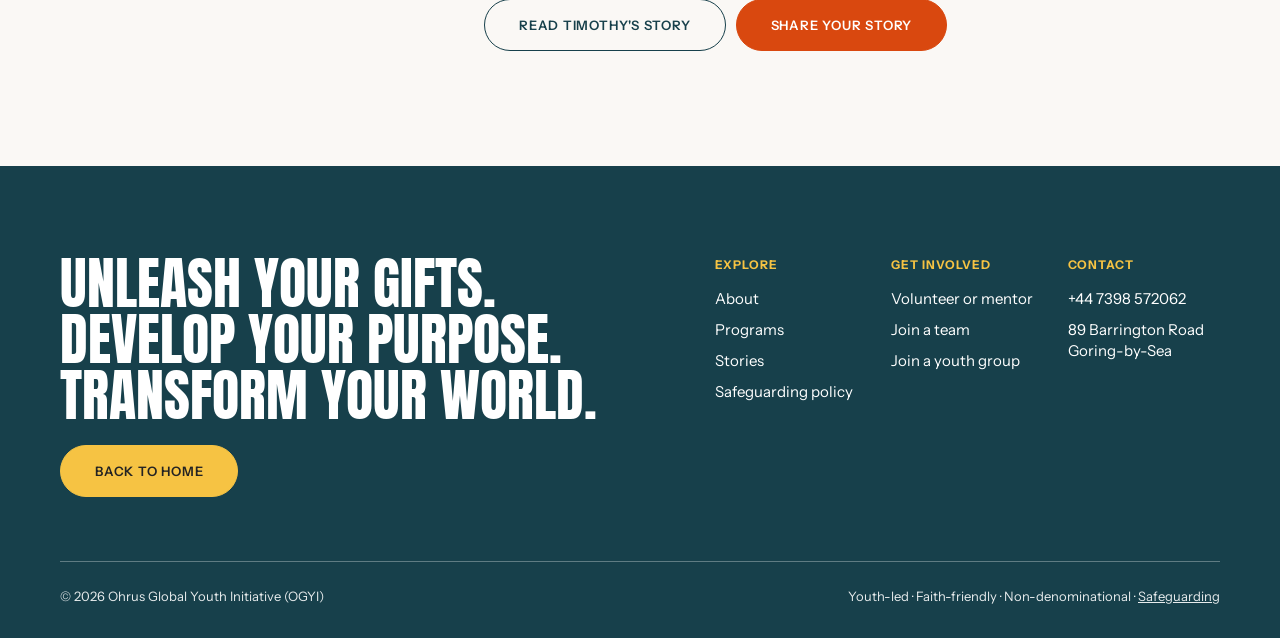
<file: story-pelumi.html>
<!doctype html>
<html lang="en">
<head>
<meta charset="utf-8">
<meta name="viewport" content="width=device-width, initial-scale=1, viewport-fit=cover">
<title>Pelumi's Story | Ohrus Global Youth Initiative</title>
<meta name="description" content="Pelumi, 21, shares how a mentor helped her pursue dance, discover investing and grow into a model, content creator and business owner.">
<link rel="preconnect" href="https://fonts.googleapis.com">
<link rel="preconnect" href="https://fonts.gstatic.com" crossorigin>
<link rel="stylesheet" href="https://fonts.googleapis.com/css2?family=Anton&family=Instrument+Sans:wght@400;500;600;700&display=swap">
<link rel="preload" as="image" href="images/pelumi.webp" type="image/webp">
<link rel="stylesheet" href="css/style.css">
</head>
<body>
<header class="nav">
  <div class="wrap nav__in">
    <a href="index.html" class="logo" aria-label="OGYI home"><span>OGYI</span></a>
    <nav class="nav__links" aria-label="Main">
      <a href="index.html#about">About</a><a href="index.html#programs">Programs</a><a href="index.html#values">Values</a><a href="index.html#teams">Teams</a><a href="index.html#safeguarding">Safeguarding</a><a href="index.html#stories">Stories</a><a href="index.html#contact">Contact</a>
    </nav>
    <div class="nav__right">
      <a href="index.html#contact" class="btn btn--ghost btn--sm">Get involved</a>
      <button class="burger" id="burger" aria-label="Open menu" aria-expanded="false"><span></span></button>
    </div>
  </div>
</header>

<div class="mnav" id="mnav" hidden>
  <div class="mnav__top">
    <span class="logo">OGYI</span>
    <button class="mnav__close" id="mclose" aria-label="Close menu">×</button>
  </div>
  <a class="big" href="index.html">Home</a>
  <a class="big" href="index.html#about">About</a>
  <a class="big" href="index.html#programs">Programs</a>
  <a class="big" href="index.html#stories">Stories</a>
  <a class="big" href="index.html#contact">Contact</a>
</div>

<main>
  <section class="story-hero">
    <div class="wrap">
      <a href="index.html#stories" class="back"><svg viewBox="0 0 14 14" width="14" height="14"><path d="M9 3L5 7l4 4" fill="none" stroke="currentColor" stroke-width="1.5" stroke-linecap="round"/></svg>All stories</a>
      <div class="eyebrow">Stories &middot; Mentorship &middot; Creative arts</div>
      <h1 class="display">Pelumi's <span class="hl">story</span></h1>
      <p class="story-hero__sub">My journey with Mr Steve. How encouragement, practical support and faith helped Pelumi pursue dance and see what was possible.</p>
    </div>
  </section>

  <div class="wrap story">
    <aside class="story__side">
      <img style="object-position:50% 30%" src="images/pelumi.webp" alt="Ijelu Oluwapelumi Uswat" width="480" height="720">
      <dl class="story__facts">
        <div><dt>Name</dt><dd>Ijelu Oluwapelumi Uswat</dd></div>
        <div><dt>Age</dt><dd>21</dd></div>
        <div><dt>Studied</dt><dd>Human Kinetics &amp; Health Education, LASU</dd></div>
        <div><dt>Today</dt><dd>Model, content creator &amp; business owner</dd></div>
        <div><dt>Mentor</dt><dd>Mr Steve</dd></div>
      </dl>
    </aside>

    <article class="story__body">
      <p>My journey with Mr Steve began during my teenage years at Elevation Church, when I was around 15 or 16. I don’t remember the exact moment we first met, but I remember how we gradually became closer through our involvement in the creative space. He was a church leader who had an interest in the creative arts, and was a rap master himself, while I was part of the creative team and eventually became the team lead for dance in the teenage church. We worked together, had conversations, and built a relationship that went beyond our roles. He became someone I could easily talk to, someone whose optimism about life and approach to opportunities left a lasting impression on me.</p>
      <p>One of the things I appreciate most about Mr Steve is how he helped me see possibilities. He would share stories about his own journey, including his experiences pursuing rap, moving between places, and eventually finding his way to Lagos. He also shared lessons from the experiences of people around him, particularly about opportunities that can change the direction of a person’s life. I remember his story about how he missed an investment opportunity because the money wasn’t available at the time. The lesson was simple but profound: don’t always wait until everything is perfect before taking action. If an opportunity matters to you, explore the possibilities, find a way to prepare, and take the step you can. Those conversations shaped how I think about life and the future.</p>
      <p>His support became especially meaningful when I wanted to pursue dance outside church. I was young, scared, and uncertain, but he encouraged me, reassured me, and helped me navigate the process. He volunteered to be my guardian, accompanied me, and supported me with transportation. He gave me my first tablet at a time when I didn’t have a phone and needed a way to access the internet. These may seem like different acts of kindness, but to me, they all communicated something important: I could pursue the things I wanted to do, and I didn’t have to figure everything out alone. His involvement made me take my aspirations more seriously and gave me the reassurance to keep going, even when I had doubts.</p>
      <p>Mr Steve also introduced me to the world of investing. Through our conversations and calls, he explained concepts I had never encountered before, including what an IPO meant and how companies enter the market. He didn’t just explain these things; he encouraged me to learn, read, and understand them for myself. I certainly don’t know everything about investing today, but those conversations opened my mind to a world I might not otherwise have explored. He also saw possibilities in my business, Everything_Prettty, even when I was still trying to understand how to grow it. He would talk about distribution and other opportunities that I couldn’t fully grasp at the time. As I’ve grown, some of those ideas have started to make more sense, and I find myself looking back and understanding what he was trying to show me.</p>
      <p>His influence also extended to how I approached leadership and personal responsibility. During my teenage years, I took my leadership role seriously. I felt that if I had been entrusted with a responsibility, I needed to make the most of it. Looking back, I believe those early experiences helped establish a foundation that prepared me for other lessons and influences I encountered later in life. Even when I make decisions today, I often find myself thinking beyond my immediate circumstances and considering what those decisions could mean for my future. I may not always consciously think, “Mr Steve taught me this,” but I can recognise the influence of those formative years in the way I approach opportunities. Above all, the importance of keeping God at the centre of my decisions has remained part of that foundation.</p>
      <p>Today, I am a graduate of Lagos State University, where I studied Human Kinetics and Health Education. I am also a model, a content creator, and a business owner, and I have had opportunities to work with fashion and footwear brands, as well as a business-focused app. I still have a strong interest in dance and intend to return to dance school now that I have completed my degree. Looking ahead, I hope to pursue further studies in Human Kinetics and explore how movement, health, dance, and modelling can work together. I envision creating a space where dancers and other people can better understand their bodies, movement, and physical wellbeing. I also hope to contribute to helping people of different ages maintain healthy, active lives. These are ambitions I am still developing, but I am excited about the possibilities ahead.</p>
      <blockquote class="story__pull">Mentorship is not always about one defining moment. Sometimes, it is about conversations, reassurance, practical support, and the example someone sets through their own life.</blockquote>
      <p>When I reflect on Mr Steve’s impact, I realise that mentorship is not always about one defining moment or a single piece of advice. Sometimes, it is about the accumulation of conversations, reassurance, practical support, and the example someone sets through their own life. I admire his optimism, his willingness to pursue opportunities, and the way he works towards the things he believes in. Watching him continue to pursue his goals has reinforced the importance of being intentional about the future while taking action in the present. I am deeply grateful for the time I spent learning from him, and those memories are ones I will always cherish.</p>
      <p>As I continue to grow, I hope to carry that same spirit of possibility into my own journey and eventually become someone who can encourage and support other young people. I would love to contribute to meaningful projects that create opportunities for young people to develop their talents, whether through dance, creativity, mentorship, or other initiatives. Mr Steve has been an important part of my story, and I hope that, in my own way, I can pass on some of the encouragement and support I received from him. I look forward to the possibility of working together on future projects, and I genuinely hope to see him again soon. I miss him, and I remain grateful for the role he has played in shaping the person I am becoming.</p>
      <div class="story__back">
        <a href="story-timothy.html" class="btn btn--ghost">Read Timothy's story</a>
        <a href="index.html#contact" class="btn btn--solid">Share your story</a>
      </div>
    </article>
  </div>
</main>

<footer class="foot">
  <div class="wrap">
    <div class="foot__top">
      <div>
        <h3>Unleash your gifts. Develop your purpose. Transform your world.</h3>
        <p style="margin-top:20px"><a href="index.html" class="btn btn--yellow">Back to home</a></p>
      </div>
      <div class="foot__cols">
        <div><h4>Explore</h4><ul><li><a href="index.html#about">About</a></li><li><a href="index.html#programs">Programs</a></li><li><a href="index.html#stories">Stories</a></li><li><a href="safeguarding.html">Safeguarding policy</a></li></ul></div>
        <div><h4>Get involved</h4><ul><li>Volunteer or mentor</li><li><a href="index.html#teams">Join a team</a></li><li>Join a youth group</li></ul></div>
        <div><h4>Contact</h4><ul><li>+44 7398 572062</li><li>89 Barrington Road<br>Goring-by-Sea</li></ul></div>
      </div>
    </div>
    <div class="foot__bottom"><span>© 2026 Ohrus Global Youth Initiative (OGYI)</span><span>Youth-led · Faith-friendly · Non-denominational · <a href="safeguarding.html">Safeguarding</a></span></div>
  </div>
</footer>

<script>
(()=>{const m=document.getElementById('mnav'),b=document.getElementById('burger');
const open=v=>{m.hidden=!v;b.setAttribute('aria-expanded',v);document.body.style.overflow=v?'hidden':''};
b.onclick=()=>open(true);document.getElementById('mclose').onclick=()=>open(false);
m.querySelectorAll('a').forEach(a=>a.onclick=()=>open(false));})();
</script>
</body>
</html>
</file>
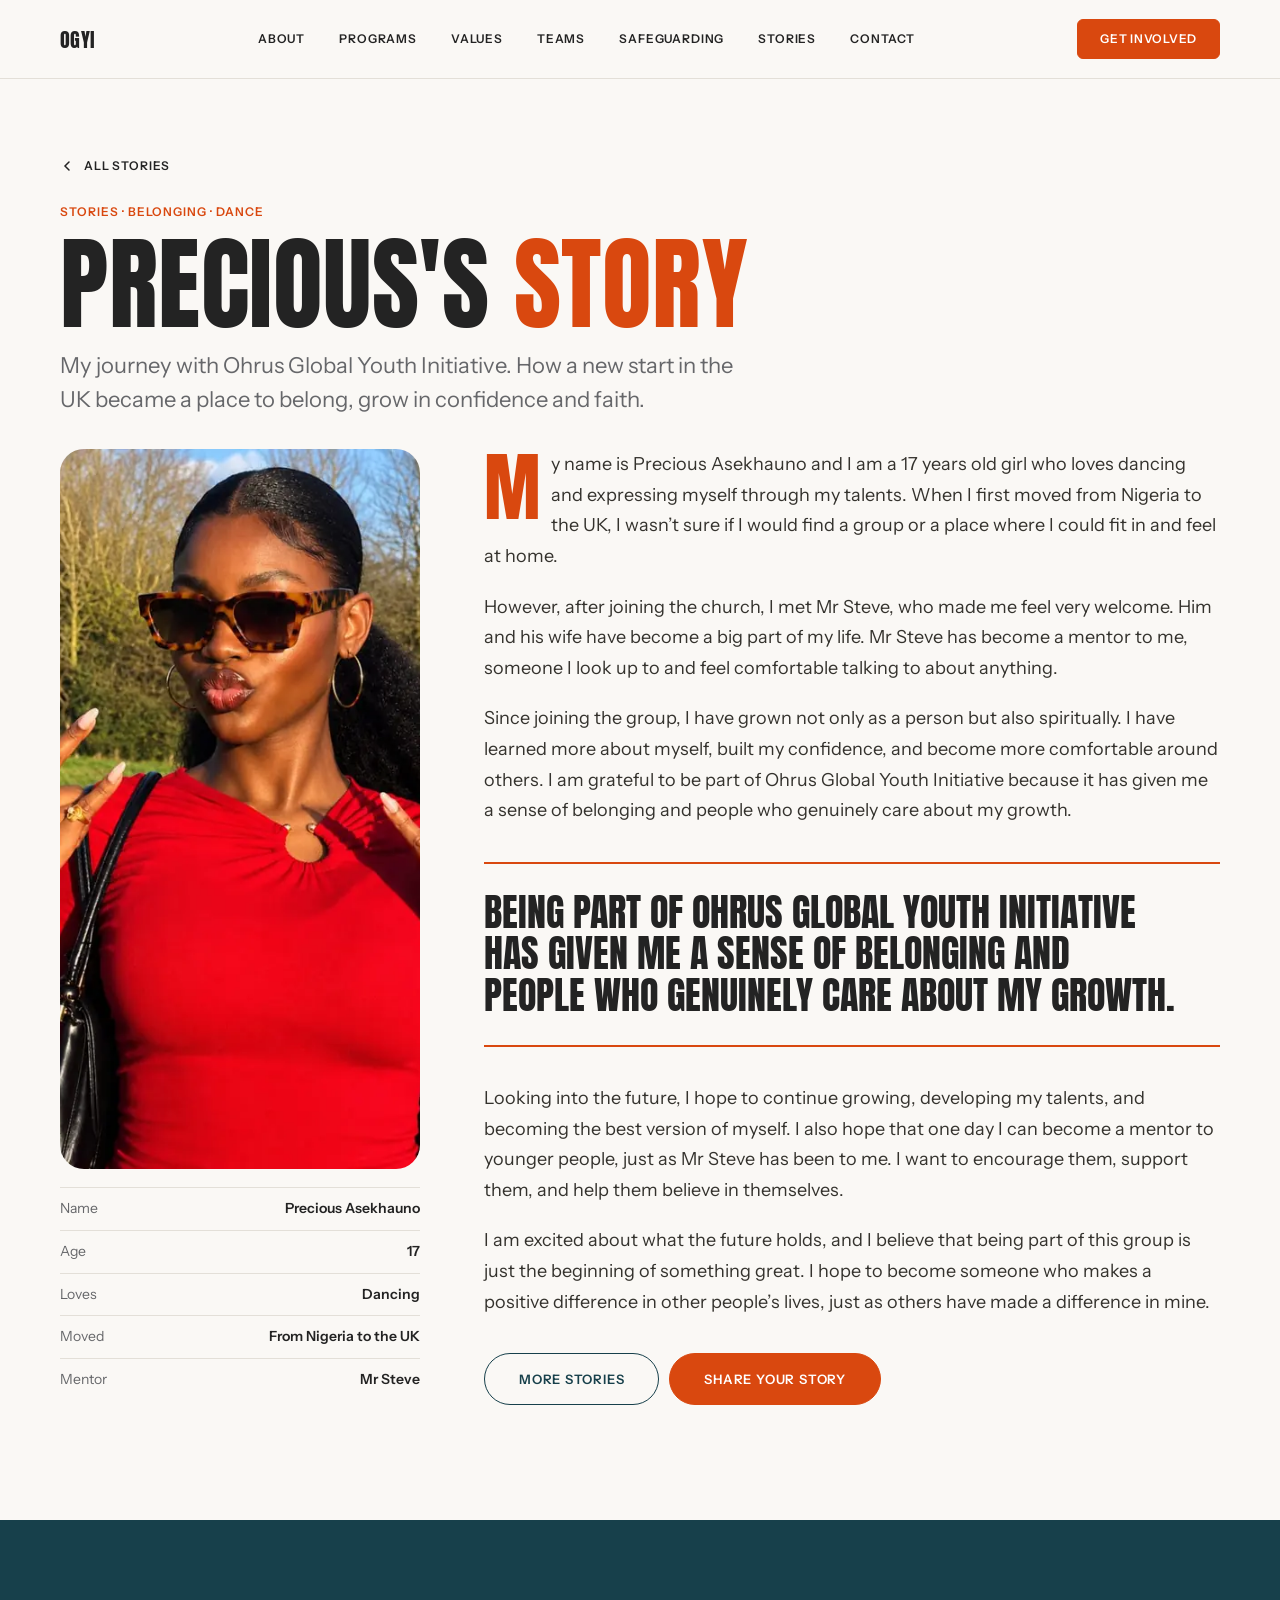
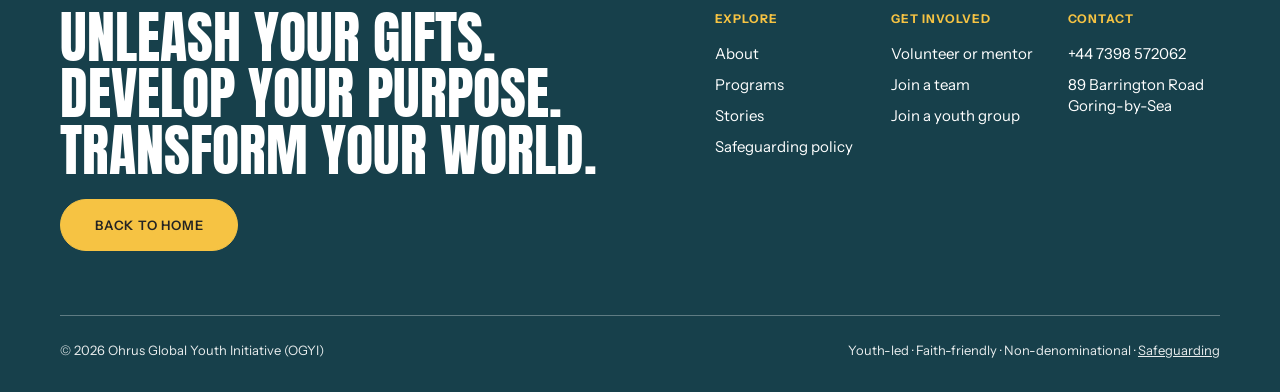
<file: story-precious.html>
<!doctype html>
<html lang="en">
<head>
<meta charset="utf-8">
<meta name="viewport" content="width=device-width, initial-scale=1, viewport-fit=cover">
<title>Precious's Story | Ohrus Global Youth Initiative</title>
<meta name="description" content="Precious, 17, shares how moving from Nigeria to the UK led her to a community where she found belonging, confidence and faith.">
<link rel="preconnect" href="https://fonts.googleapis.com">
<link rel="preconnect" href="https://fonts.gstatic.com" crossorigin>
<link rel="stylesheet" href="https://fonts.googleapis.com/css2?family=Anton&family=Instrument+Sans:wght@400;500;600;700&display=swap">
<link rel="preload" as="image" href="images/precious.webp" type="image/webp">
<link rel="stylesheet" href="css/style.css">
</head>
<body>
<header class="nav">
  <div class="wrap nav__in">
    <a href="index.html" class="logo" aria-label="OGYI home"><span>OGYI</span></a>
    <nav class="nav__links" aria-label="Main">
      <a href="index.html#about">About</a><a href="index.html#programs">Programs</a><a href="index.html#values">Values</a><a href="index.html#teams">Teams</a><a href="index.html#safeguarding">Safeguarding</a><a href="index.html#stories">Stories</a><a href="index.html#contact">Contact</a>
    </nav>
    <div class="nav__right">
      <a href="index.html#contact" class="btn btn--ghost btn--sm">Get involved</a>
      <button class="burger" id="burger" aria-label="Open menu" aria-expanded="false"><span></span></button>
    </div>
  </div>
</header>

<div class="mnav" id="mnav" hidden>
  <div class="mnav__top">
    <span class="logo">OGYI</span>
    <button class="mnav__close" id="mclose" aria-label="Close menu">×</button>
  </div>
  <a class="big" href="index.html">Home</a>
  <a class="big" href="index.html#about">About</a>
  <a class="big" href="index.html#programs">Programs</a>
  <a class="big" href="index.html#stories">Stories</a>
  <a class="big" href="index.html#contact">Contact</a>
</div>

<main>
  <section class="story-hero">
    <div class="wrap">
      <a href="index.html#stories" class="back"><svg viewBox="0 0 14 14" width="14" height="14"><path d="M9 3L5 7l4 4" fill="none" stroke="currentColor" stroke-width="1.5" stroke-linecap="round"/></svg>All stories</a>
      <div class="eyebrow">Stories &middot; Belonging &middot; Dance</div>
      <h1 class="display">Precious's <span class="hl">story</span></h1>
      <p class="story-hero__sub">My journey with Ohrus Global Youth Initiative. How a new start in the UK became a place to belong, grow in confidence and faith.</p>
    </div>
  </section>

  <div class="wrap story">
    <aside class="story__side">
      <img style="object-position:50% 25%" src="images/precious.webp" alt="Precious Asekhauno" width="480" height="720">
      <dl class="story__facts">
        <div><dt>Name</dt><dd>Precious Asekhauno</dd></div>
        <div><dt>Age</dt><dd>17</dd></div>
        <div><dt>Loves</dt><dd>Dancing</dd></div>
        <div><dt>Moved</dt><dd>From Nigeria to the UK</dd></div>
        <div><dt>Mentor</dt><dd>Mr Steve</dd></div>
      </dl>
    </aside>

    <article class="story__body">
      <p>My name is Precious Asekhauno and I am a 17 years old girl who loves dancing and expressing myself through my talents. When I first moved from Nigeria to the UK, I wasn’t sure if I would find a group or a place where I could fit in and feel at home.</p>
      <p>However, after joining the church, I met Mr Steve, who made me feel very welcome. Him and his wife have become a big part of my life. Mr Steve has become a mentor to me, someone I look up to and feel comfortable talking to about anything.</p>
      <p>Since joining the group, I have grown not only as a person but also spiritually. I have learned more about myself, built my confidence, and become more comfortable around others. I am grateful to be part of Ohrus Global Youth Initiative because it has given me a sense of belonging and people who genuinely care about my growth.</p>
      <blockquote class="story__pull">Being part of Ohrus Global Youth Initiative has given me a sense of belonging and people who genuinely care about my growth.</blockquote>
      <p>Looking into the future, I hope to continue growing, developing my talents, and becoming the best version of myself. I also hope that one day I can become a mentor to younger people, just as Mr Steve has been to me. I want to encourage them, support them, and help them believe in themselves.</p>
      <p>I am excited about what the future holds, and I believe that being part of this group is just the beginning of something great. I hope to become someone who makes a positive difference in other people’s lives, just as others have made a difference in mine.</p>
      <div class="story__back">
        <a href="index.html#stories" class="btn btn--ghost">More stories</a>
        <a href="index.html#contact" class="btn btn--solid">Share your story</a>
      </div>
    </article>
  </div>
</main>

<footer class="foot">
  <div class="wrap">
    <div class="foot__top">
      <div>
        <h3>Unleash your gifts. Develop your purpose. Transform your world.</h3>
        <p style="margin-top:20px"><a href="index.html" class="btn btn--yellow">Back to home</a></p>
      </div>
      <div class="foot__cols">
        <div><h4>Explore</h4><ul><li><a href="index.html#about">About</a></li><li><a href="index.html#programs">Programs</a></li><li><a href="index.html#stories">Stories</a></li><li><a href="safeguarding.html">Safeguarding policy</a></li></ul></div>
        <div><h4>Get involved</h4><ul><li>Volunteer or mentor</li><li><a href="index.html#teams">Join a team</a></li><li>Join a youth group</li></ul></div>
        <div><h4>Contact</h4><ul><li>+44 7398 572062</li><li>89 Barrington Road<br>Goring-by-Sea</li></ul></div>
      </div>
    </div>
    <div class="foot__bottom"><span>© 2026 Ohrus Global Youth Initiative (OGYI)</span><span>Youth-led · Faith-friendly · Non-denominational · <a href="safeguarding.html">Safeguarding</a></span></div>
  </div>
</footer>

<script>
(()=>{const m=document.getElementById('mnav'),b=document.getElementById('burger');
const open=v=>{m.hidden=!v;b.setAttribute('aria-expanded',v);document.body.style.overflow=v?'hidden':''};
b.onclick=()=>open(true);document.getElementById('mclose').onclick=()=>open(false);
m.querySelectorAll('a').forEach(a=>a.onclick=()=>open(false));})();
</script>
</body>
</html>
</file>
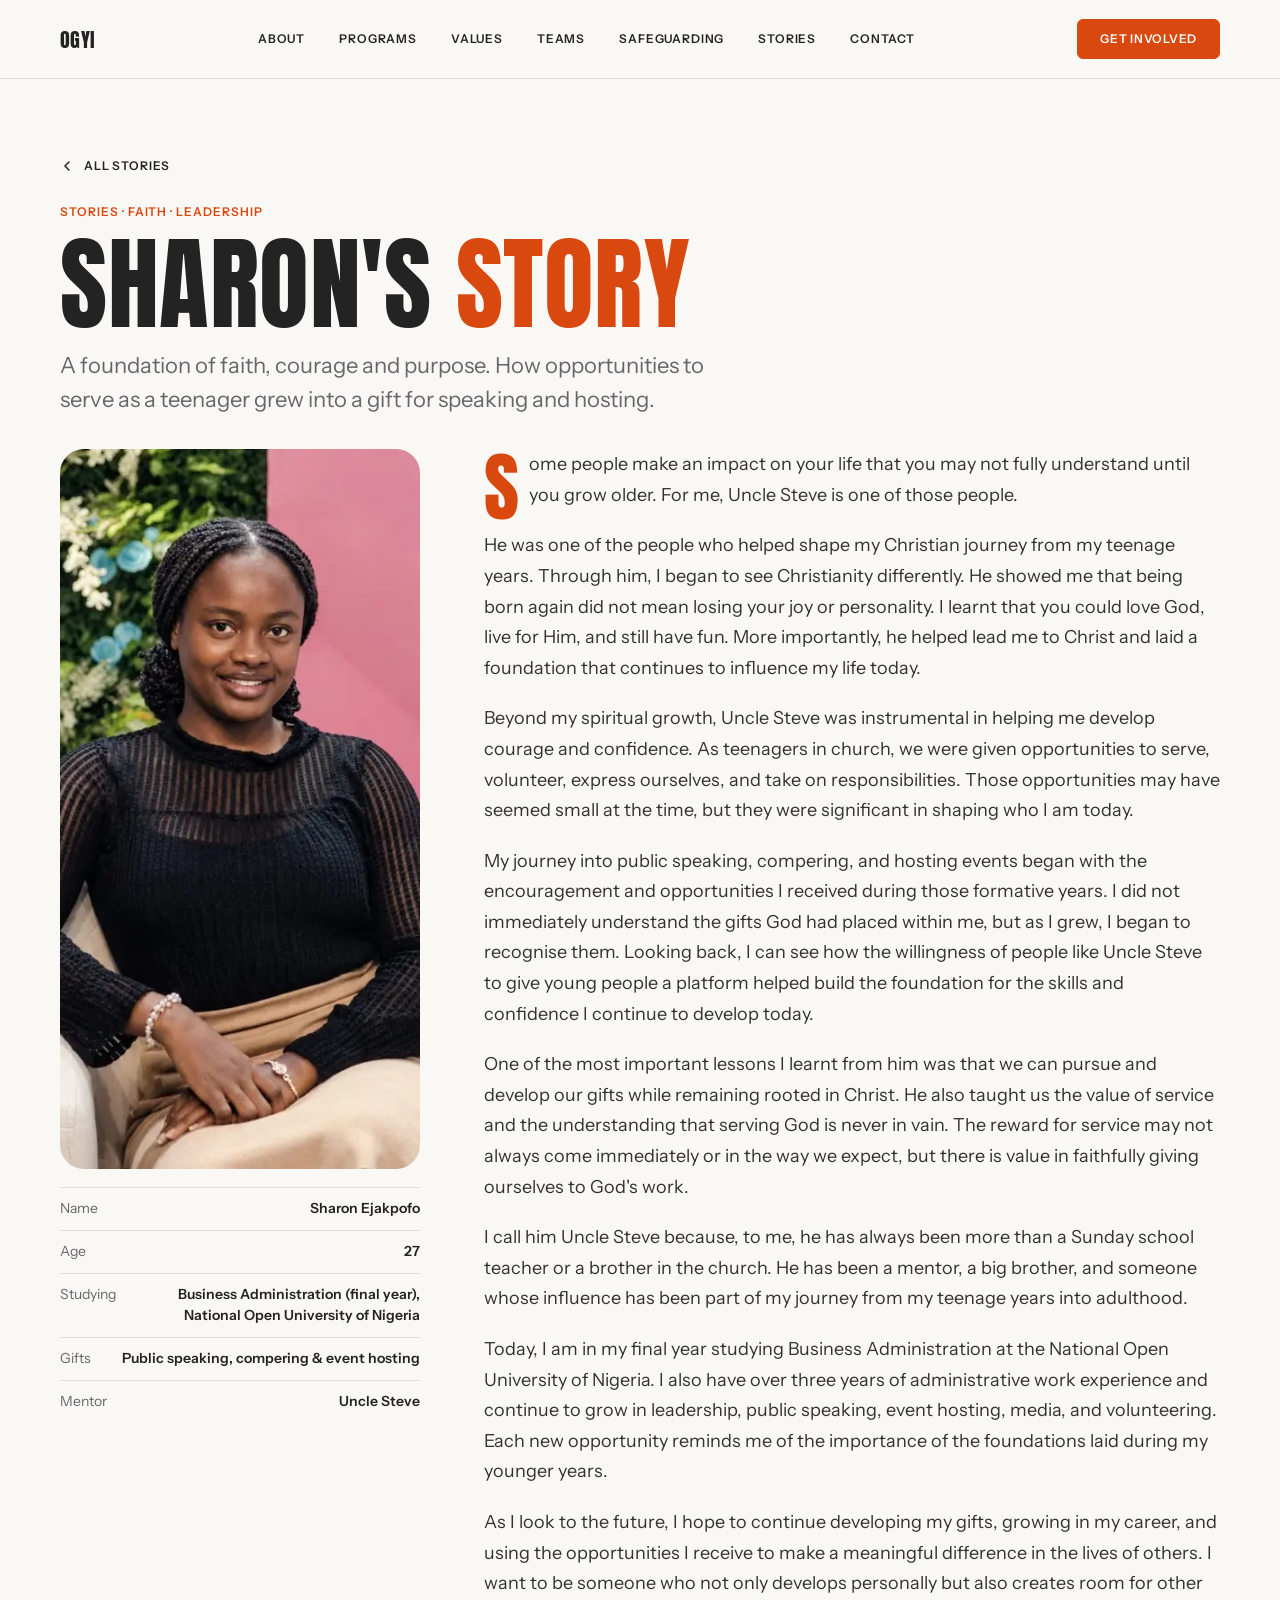
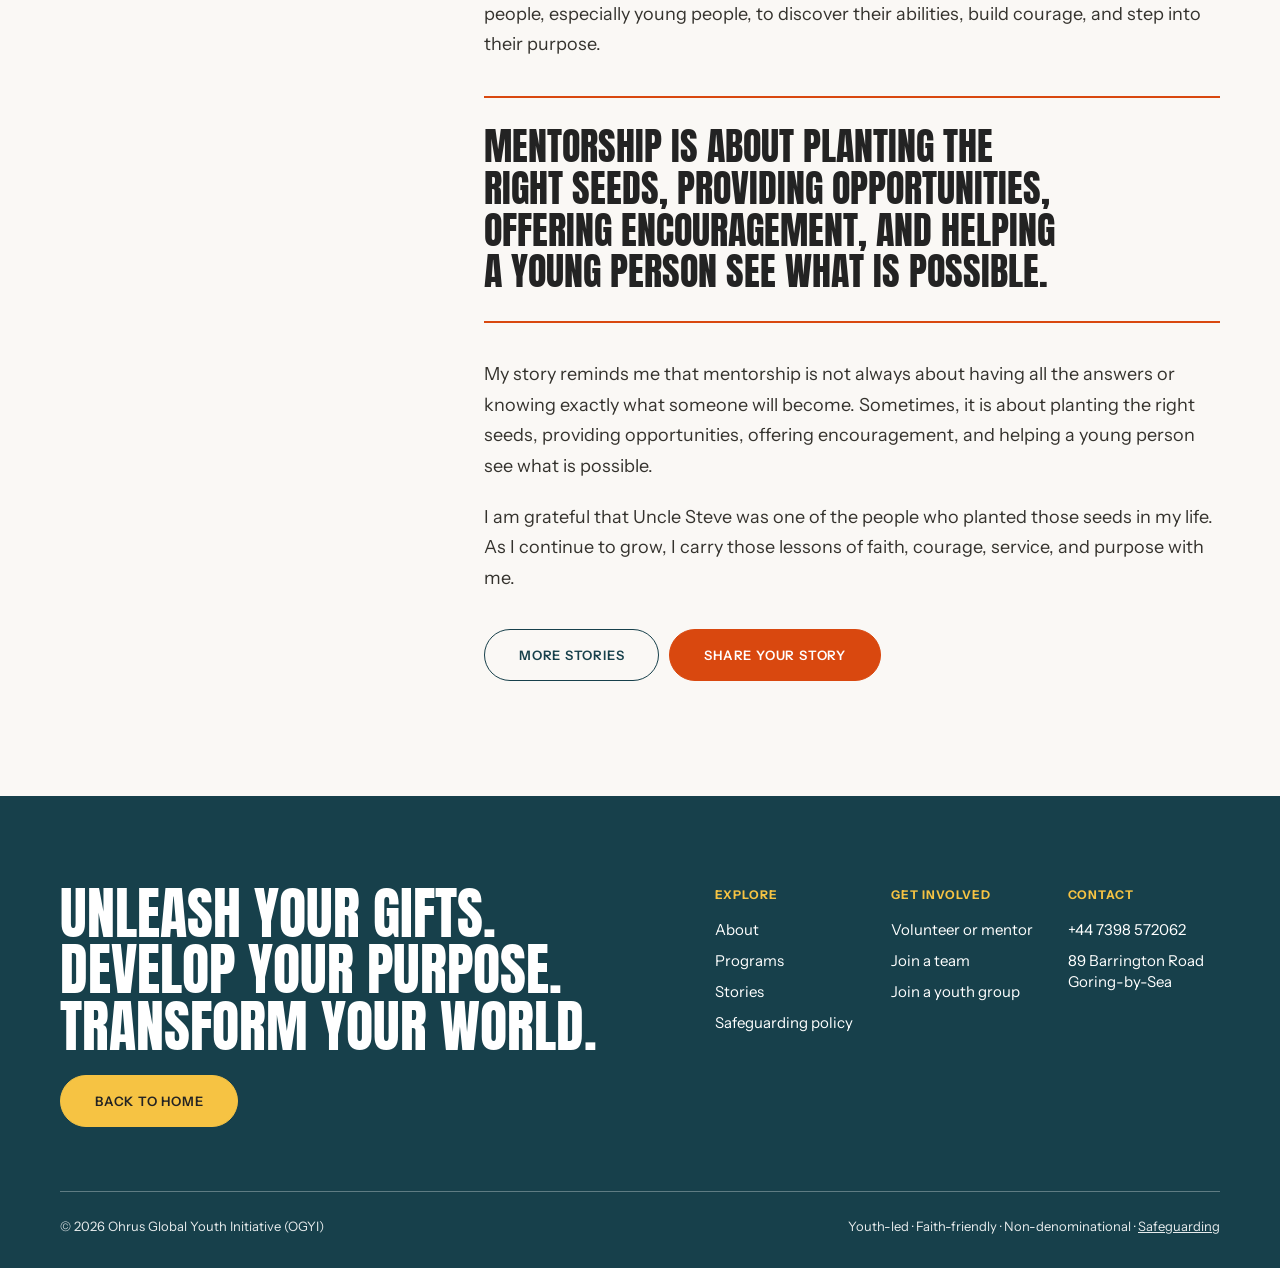
<file: story-sharon.html>
<!doctype html>
<html lang="en">
<head>
<meta charset="utf-8">
<meta name="viewport" content="width=device-width, initial-scale=1, viewport-fit=cover">
<title>Sharon's Story | Ohrus Global Youth Initiative</title>
<meta name="description" content="Sharon Ejakpofo, 27, shares how mentorship in her teenage years built a foundation of faith, courage and purpose.">
<link rel="preconnect" href="https://fonts.googleapis.com">
<link rel="preconnect" href="https://fonts.gstatic.com" crossorigin>
<link rel="stylesheet" href="https://fonts.googleapis.com/css2?family=Anton&family=Instrument+Sans:wght@400;500;600;700&display=swap">
<link rel="preload" as="image" href="images/sharon.webp" type="image/webp">
<link rel="stylesheet" href="css/style.css">
</head>
<body>
<header class="nav">
  <div class="wrap nav__in">
    <a href="index.html" class="logo" aria-label="OGYI home"><span>OGYI</span></a>
    <nav class="nav__links" aria-label="Main">
      <a href="index.html#about">About</a><a href="index.html#programs">Programs</a><a href="index.html#values">Values</a><a href="index.html#teams">Teams</a><a href="index.html#safeguarding">Safeguarding</a><a href="index.html#stories">Stories</a><a href="index.html#contact">Contact</a>
    </nav>
    <div class="nav__right">
      <a href="index.html#contact" class="btn btn--ghost btn--sm">Get involved</a>
      <button class="burger" id="burger" aria-label="Open menu" aria-expanded="false"><span></span></button>
    </div>
  </div>
</header>

<div class="mnav" id="mnav" hidden>
  <div class="mnav__top">
    <span class="logo">OGYI</span>
    <button class="mnav__close" id="mclose" aria-label="Close menu">×</button>
  </div>
  <a class="big" href="index.html">Home</a>
  <a class="big" href="index.html#about">About</a>
  <a class="big" href="index.html#programs">Programs</a>
  <a class="big" href="index.html#stories">Stories</a>
  <a class="big" href="index.html#contact">Contact</a>
</div>

<main>
  <section class="story-hero">
    <div class="wrap">
      <a href="index.html#stories" class="back"><svg viewBox="0 0 14 14" width="14" height="14"><path d="M9 3L5 7l4 4" fill="none" stroke="currentColor" stroke-width="1.5" stroke-linecap="round"/></svg>All stories</a>
      <div class="eyebrow">Stories &middot; Faith &middot; Leadership</div>
      <h1 class="display">Sharon's <span class="hl">story</span></h1>
      <p class="story-hero__sub">A foundation of faith, courage and purpose. How opportunities to serve as a teenager grew into a gift for speaking and hosting.</p>
    </div>
  </section>

  <div class="wrap story">
    <aside class="story__side">
      <img style="object-position:50% 25%" src="images/sharon.webp" alt="Sharon Ejakpofo" width="480" height="720">
      <dl class="story__facts">
        <div><dt>Name</dt><dd>Sharon Ejakpofo</dd></div>
        <div><dt>Age</dt><dd>27</dd></div>
        <div><dt>Studying</dt><dd>Business Administration (final year), National Open University of Nigeria</dd></div>
        <div><dt>Gifts</dt><dd>Public speaking, compering &amp; event hosting</dd></div>
        <div><dt>Mentor</dt><dd>Uncle Steve</dd></div>
      </dl>
    </aside>

    <article class="story__body">
      <p>Some people make an impact on your life that you may not fully understand until you grow older. For me, Uncle Steve is one of those people.</p>
      <p>He was one of the people who helped shape my Christian journey from my teenage years. Through him, I began to see Christianity differently. He showed me that being born again did not mean losing your joy or personality. I learnt that you could love God, live for Him, and still have fun. More importantly, he helped lead me to Christ and laid a foundation that continues to influence my life today.</p>
      <p>Beyond my spiritual growth, Uncle Steve was instrumental in helping me develop courage and confidence. As teenagers in church, we were given opportunities to serve, volunteer, express ourselves, and take on responsibilities. Those opportunities may have seemed small at the time, but they were significant in shaping who I am today.</p>
      <p>My journey into public speaking, compering, and hosting events began with the encouragement and opportunities I received during those formative years. I did not immediately understand the gifts God had placed within me, but as I grew, I began to recognise them. Looking back, I can see how the willingness of people like Uncle Steve to give young people a platform helped build the foundation for the skills and confidence I continue to develop today.</p>
      <p>One of the most important lessons I learnt from him was that we can pursue and develop our gifts while remaining rooted in Christ. He also taught us the value of service and the understanding that serving God is never in vain. The reward for service may not always come immediately or in the way we expect, but there is value in faithfully giving ourselves to God's work.</p>
      <p>I call him Uncle Steve because, to me, he has always been more than a Sunday school teacher or a brother in the church. He has been a mentor, a big brother, and someone whose influence has been part of my journey from my teenage years into adulthood.</p>
      <p>Today, I am in my final year studying Business Administration at the National Open University of Nigeria. I also have over three years of administrative work experience and continue to grow in leadership, public speaking, event hosting, media, and volunteering. Each new opportunity reminds me of the importance of the foundations laid during my younger years.</p>
      <p>As I look to the future, I hope to continue developing my gifts, growing in my career, and using the opportunities I receive to make a meaningful difference in the lives of others. I want to be someone who not only develops personally but also creates room for other people, especially young people, to discover their abilities, build courage, and step into their purpose.</p>
      <blockquote class="story__pull">Mentorship is about planting the right seeds, providing opportunities, offering encouragement, and helping a young person see what is possible.</blockquote>
      <p>My story reminds me that mentorship is not always about having all the answers or knowing exactly what someone will become. Sometimes, it is about planting the right seeds, providing opportunities, offering encouragement, and helping a young person see what is possible.</p>
      <p>I am grateful that Uncle Steve was one of the people who planted those seeds in my life. As I continue to grow, I carry those lessons of faith, courage, service, and purpose with me.</p>
      <div class="story__back">
        <a href="index.html#stories" class="btn btn--ghost">More stories</a>
        <a href="index.html#contact" class="btn btn--solid">Share your story</a>
      </div>
    </article>
  </div>
</main>

<footer class="foot">
  <div class="wrap">
    <div class="foot__top">
      <div>
        <h3>Unleash your gifts. Develop your purpose. Transform your world.</h3>
        <p style="margin-top:20px"><a href="index.html" class="btn btn--yellow">Back to home</a></p>
      </div>
      <div class="foot__cols">
        <div><h4>Explore</h4><ul><li><a href="index.html#about">About</a></li><li><a href="index.html#programs">Programs</a></li><li><a href="index.html#stories">Stories</a></li><li><a href="safeguarding.html">Safeguarding policy</a></li></ul></div>
        <div><h4>Get involved</h4><ul><li>Volunteer or mentor</li><li><a href="index.html#teams">Join a team</a></li><li>Join a youth group</li></ul></div>
        <div><h4>Contact</h4><ul><li>+44 7398 572062</li><li>89 Barrington Road<br>Goring-by-Sea</li></ul></div>
      </div>
    </div>
    <div class="foot__bottom"><span>© 2026 Ohrus Global Youth Initiative (OGYI)</span><span>Youth-led · Faith-friendly · Non-denominational · <a href="safeguarding.html">Safeguarding</a></span></div>
  </div>
</footer>

<script>
(()=>{const m=document.getElementById('mnav'),b=document.getElementById('burger');
const open=v=>{m.hidden=!v;b.setAttribute('aria-expanded',v);document.body.style.overflow=v?'hidden':''};
b.onclick=()=>open(true);document.getElementById('mclose').onclick=()=>open(false);
m.querySelectorAll('a').forEach(a=>a.onclick=()=>open(false));})();
</script>
</body>
</html>
</file>
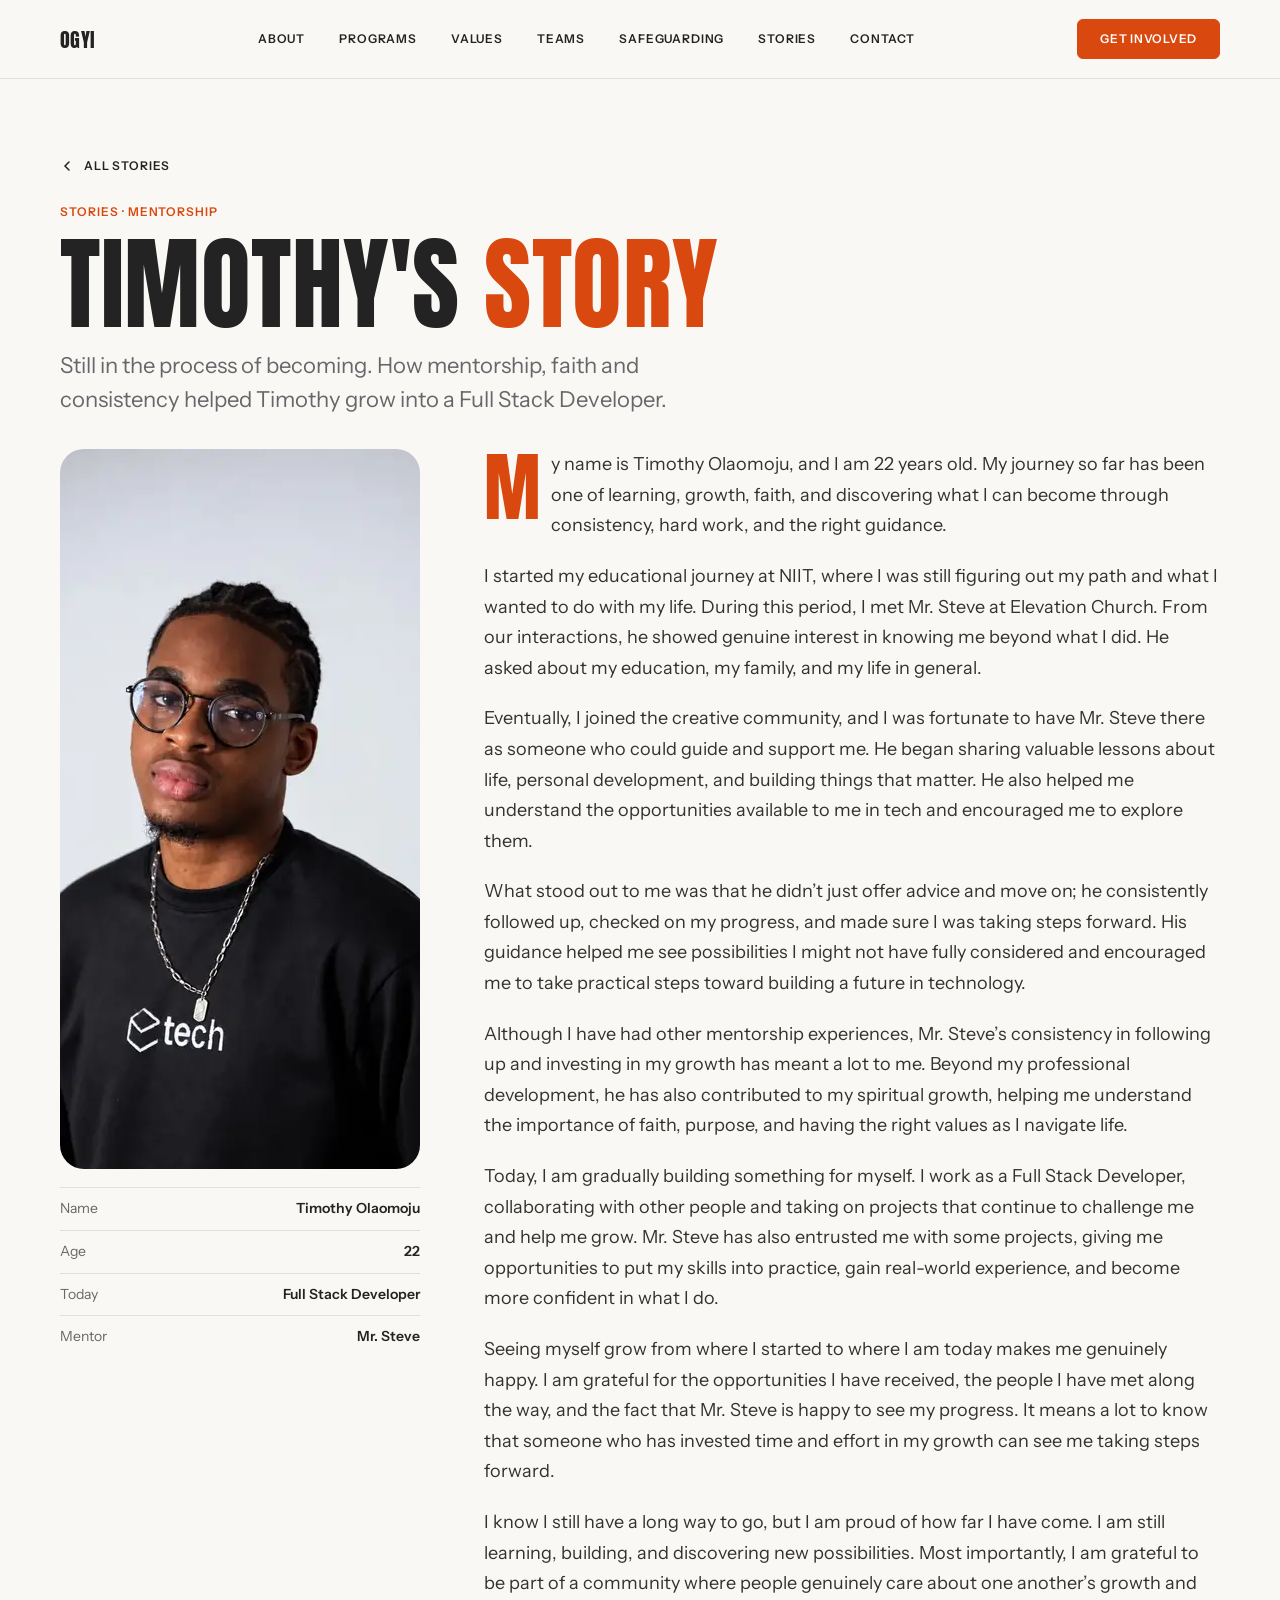
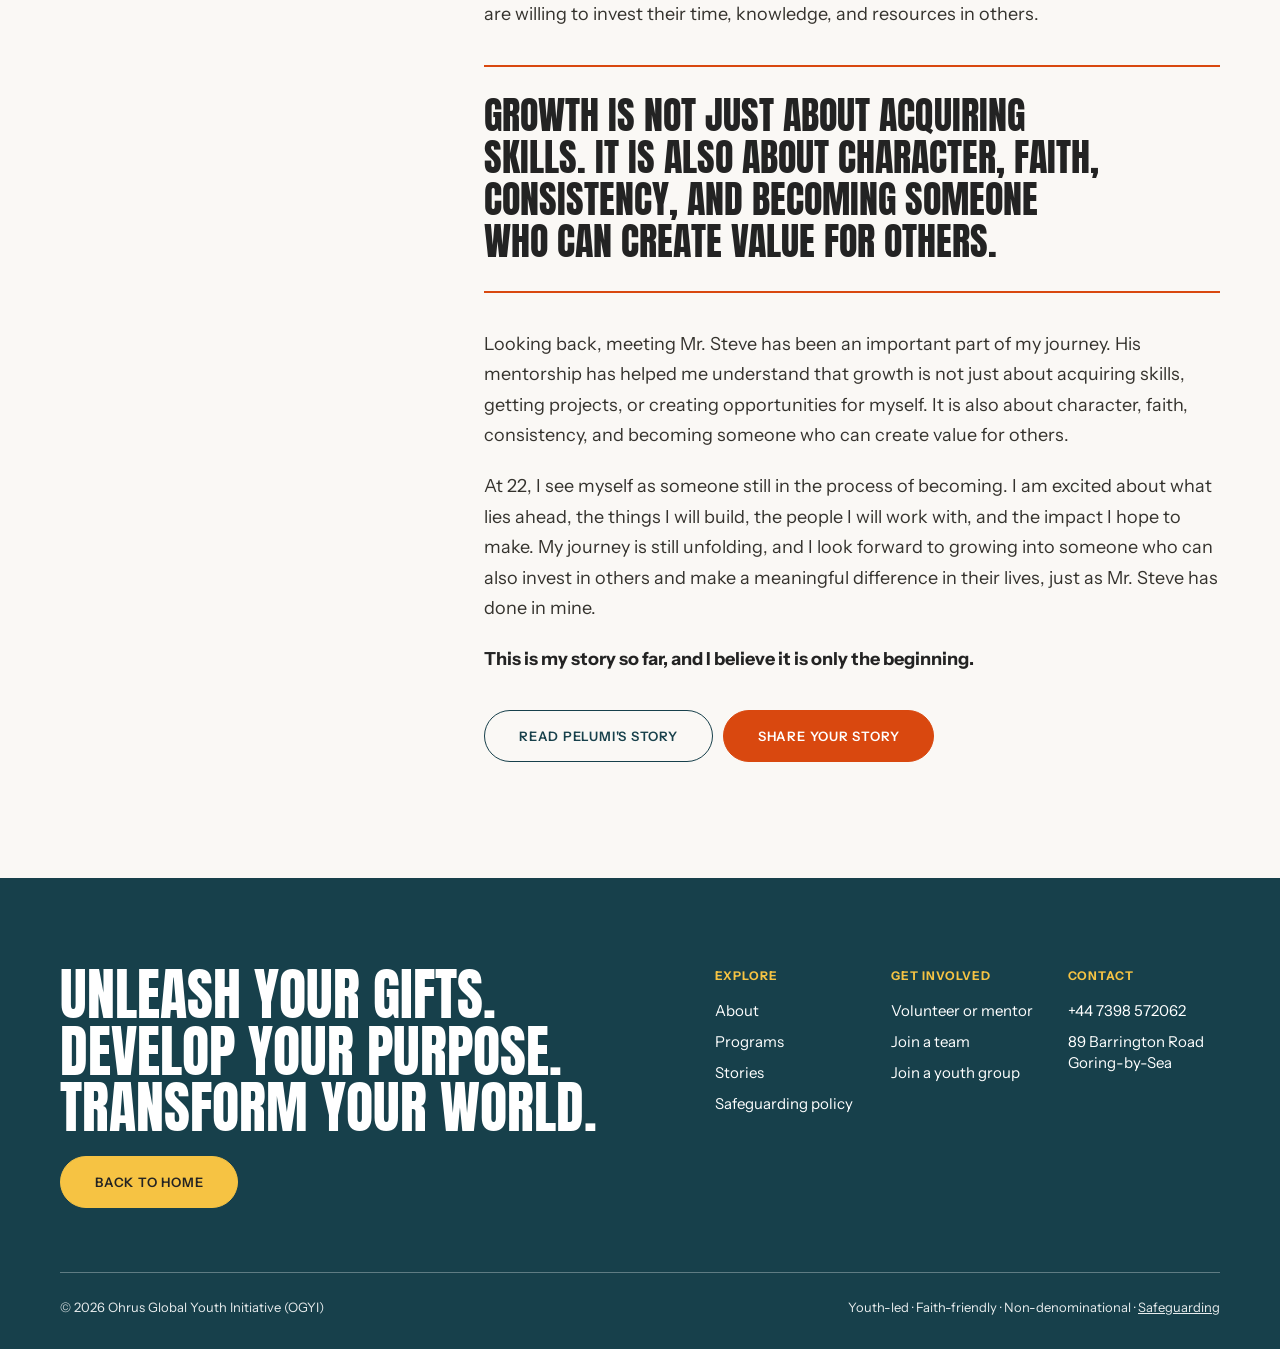
<file: story-timothy.html>
<!doctype html>
<html lang="en">
<head>
<meta charset="utf-8">
<meta name="viewport" content="width=device-width, initial-scale=1, viewport-fit=cover">
<title>Timothy's Story | Ohrus Global Youth Initiative</title>
<meta name="description" content="Timothy Olaomoju, 22, shares how mentorship, faith and consistency helped him grow into a Full Stack Developer.">
<link rel="preconnect" href="https://fonts.googleapis.com">
<link rel="preconnect" href="https://fonts.gstatic.com" crossorigin>
<link rel="stylesheet" href="https://fonts.googleapis.com/css2?family=Anton&family=Instrument+Sans:wght@400;500;600;700&display=swap">
<link rel="preload" as="image" href="images/timothy.webp" type="image/webp">
<link rel="stylesheet" href="css/style.css">
</head>
<body>
<header class="nav">
  <div class="wrap nav__in">
    <a href="index.html" class="logo" aria-label="OGYI home"><span>OGYI</span></a>
    <nav class="nav__links" aria-label="Main">
      <a href="index.html#about">About</a><a href="index.html#programs">Programs</a><a href="index.html#values">Values</a><a href="index.html#teams">Teams</a><a href="index.html#safeguarding">Safeguarding</a><a href="index.html#stories">Stories</a><a href="index.html#contact">Contact</a>
    </nav>
    <div class="nav__right">
      <a href="index.html#contact" class="btn btn--ghost btn--sm">Get involved</a>
      <button class="burger" id="burger" aria-label="Open menu" aria-expanded="false"><span></span></button>
    </div>
  </div>
</header>

<div class="mnav" id="mnav" hidden>
  <div class="mnav__top">
    <span class="logo">OGYI</span>
    <button class="mnav__close" id="mclose" aria-label="Close menu">×</button>
  </div>
  <a class="big" href="index.html">Home</a>
  <a class="big" href="index.html#about">About</a>
  <a class="big" href="index.html#programs">Programs</a>
  <a class="big" href="index.html#stories">Stories</a>
  <a class="big" href="index.html#contact">Contact</a>
</div>

<main>
  <section class="story-hero">
    <div class="wrap">
      <a href="index.html#stories" class="back"><svg viewBox="0 0 14 14" width="14" height="14"><path d="M9 3L5 7l4 4" fill="none" stroke="currentColor" stroke-width="1.5" stroke-linecap="round"/></svg>All stories</a>
      <div class="eyebrow">Stories &middot; Mentorship</div>
      <h1 class="display">Timothy's <span class="hl">story</span></h1>
      <p class="story-hero__sub">Still in the process of becoming. How mentorship, faith and consistency helped Timothy grow into a Full Stack Developer.</p>
    </div>
  </section>

  <div class="wrap story">
    <aside class="story__side">
      <img src="images/timothy.webp" alt="Timothy Olaomoju" width="480" height="720">
      <dl class="story__facts">
        <div><dt>Name</dt><dd>Timothy Olaomoju</dd></div>
        <div><dt>Age</dt><dd>22</dd></div>
        <div><dt>Today</dt><dd>Full Stack Developer</dd></div>
        <div><dt>Mentor</dt><dd>Mr. Steve</dd></div>
      </dl>
    </aside>

    <article class="story__body">
      <p>My name is Timothy Olaomoju, and I am 22 years old. My journey so far has been one of learning, growth, faith, and discovering what I can become through consistency, hard work, and the right guidance.</p>
      <p>I started my educational journey at NIIT, where I was still figuring out my path and what I wanted to do with my life. During this period, I met Mr. Steve at Elevation Church. From our interactions, he showed genuine interest in knowing me beyond what I did. He asked about my education, my family, and my life in general.</p>
      <p>Eventually, I joined the creative community, and I was fortunate to have Mr. Steve there as someone who could guide and support me. He began sharing valuable lessons about life, personal development, and building things that matter. He also helped me understand the opportunities available to me in tech and encouraged me to explore them.</p>
      <p>What stood out to me was that he didn’t just offer advice and move on; he consistently followed up, checked on my progress, and made sure I was taking steps forward. His guidance helped me see possibilities I might not have fully considered and encouraged me to take practical steps toward building a future in technology.</p>
      <p>Although I have had other mentorship experiences, Mr. Steve’s consistency in following up and investing in my growth has meant a lot to me. Beyond my professional development, he has also contributed to my spiritual growth, helping me understand the importance of faith, purpose, and having the right values as I navigate life.</p>
      <p>Today, I am gradually building something for myself. I work as a Full Stack Developer, collaborating with other people and taking on projects that continue to challenge me and help me grow. Mr. Steve has also entrusted me with some projects, giving me opportunities to put my skills into practice, gain real-world experience, and become more confident in what I do.</p>
      <p>Seeing myself grow from where I started to where I am today makes me genuinely happy. I am grateful for the opportunities I have received, the people I have met along the way, and the fact that Mr. Steve is happy to see my progress. It means a lot to know that someone who has invested time and effort in my growth can see me taking steps forward.</p>
      <p>I know I still have a long way to go, but I am proud of how far I have come. I am still learning, building, and discovering new possibilities. Most importantly, I am grateful to be part of a community where people genuinely care about one another’s growth and are willing to invest their time, knowledge, and resources in others.</p>
      <blockquote class="story__pull">Growth is not just about acquiring skills. It is also about character, faith, consistency, and becoming someone who can create value for others.</blockquote>
      <p>Looking back, meeting Mr. Steve has been an important part of my journey. His mentorship has helped me understand that growth is not just about acquiring skills, getting projects, or creating opportunities for myself. It is also about character, faith, consistency, and becoming someone who can create value for others.</p>
      <p>At 22, I see myself as someone still in the process of becoming. I am excited about what lies ahead, the things I will build, the people I will work with, and the impact I hope to make. My journey is still unfolding, and I look forward to growing into someone who can also invest in others and make a meaningful difference in their lives, just as Mr. Steve has done in mine.</p>
      <p class="story__end">This is my story so far, and I believe it is only the beginning.</p>
      <div class="story__back">
        <a href="story-pelumi.html" class="btn btn--ghost">Read Pelumi's story</a>
        <a href="index.html#contact" class="btn btn--solid">Share your story</a>
      </div>
    </article>
  </div>
</main>

<footer class="foot">
  <div class="wrap">
    <div class="foot__top">
      <div>
        <h3>Unleash your gifts. Develop your purpose. Transform your world.</h3>
        <p style="margin-top:20px"><a href="index.html" class="btn btn--yellow">Back to home</a></p>
      </div>
      <div class="foot__cols">
        <div><h4>Explore</h4><ul><li><a href="index.html#about">About</a></li><li><a href="index.html#programs">Programs</a></li><li><a href="index.html#stories">Stories</a></li><li><a href="safeguarding.html">Safeguarding policy</a></li></ul></div>
        <div><h4>Get involved</h4><ul><li>Volunteer or mentor</li><li><a href="index.html#teams">Join a team</a></li><li>Join a youth group</li></ul></div>
        <div><h4>Contact</h4><ul><li>+44 7398 572062</li><li>89 Barrington Road<br>Goring-by-Sea</li></ul></div>
      </div>
    </div>
    <div class="foot__bottom"><span>© 2026 Ohrus Global Youth Initiative (OGYI)</span><span>Youth-led · Faith-friendly · Non-denominational · <a href="safeguarding.html">Safeguarding</a></span></div>
  </div>
</footer>

<script>
(()=>{const m=document.getElementById('mnav'),b=document.getElementById('burger');
const open=v=>{m.hidden=!v;b.setAttribute('aria-expanded',v);document.body.style.overflow=v?'hidden':''};
b.onclick=()=>open(true);document.getElementById('mclose').onclick=()=>open(false);
m.querySelectorAll('a').forEach(a=>a.onclick=()=>open(false));})();
</script>
</body>
</html>
</file>
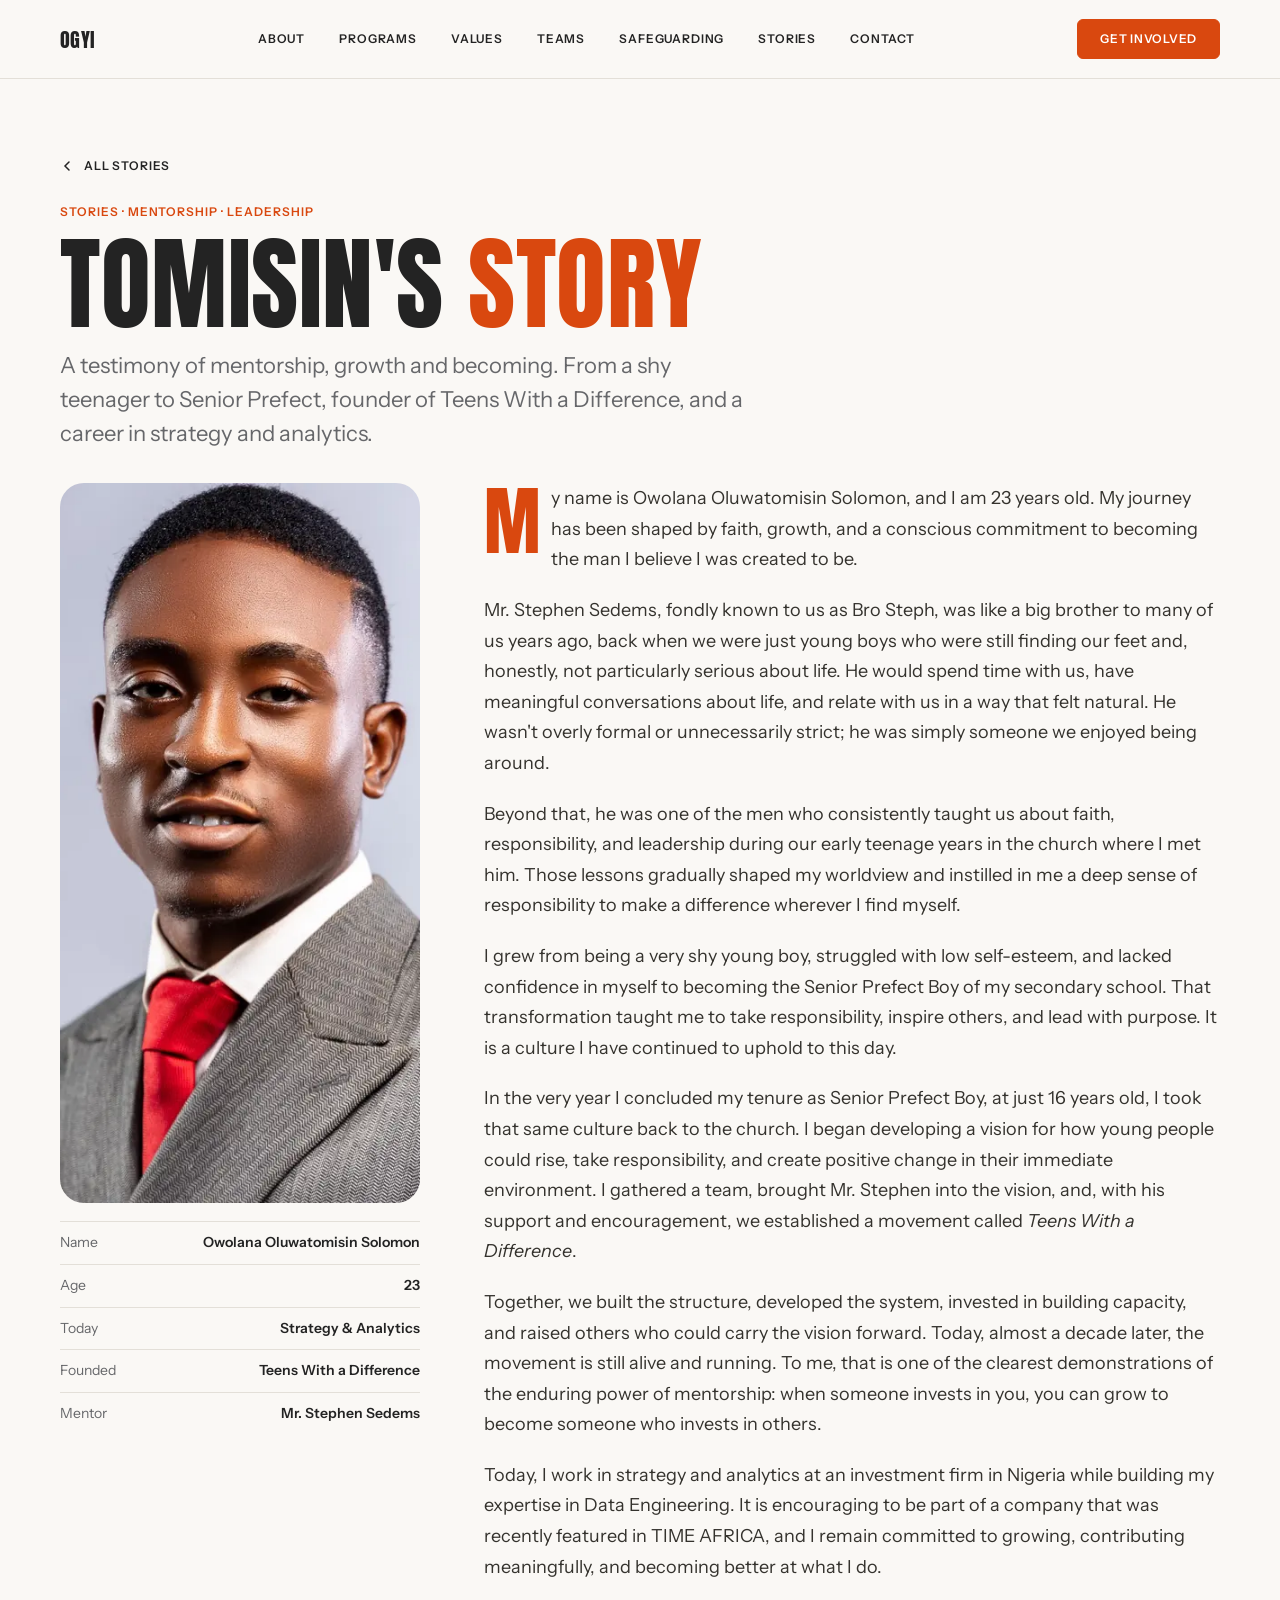
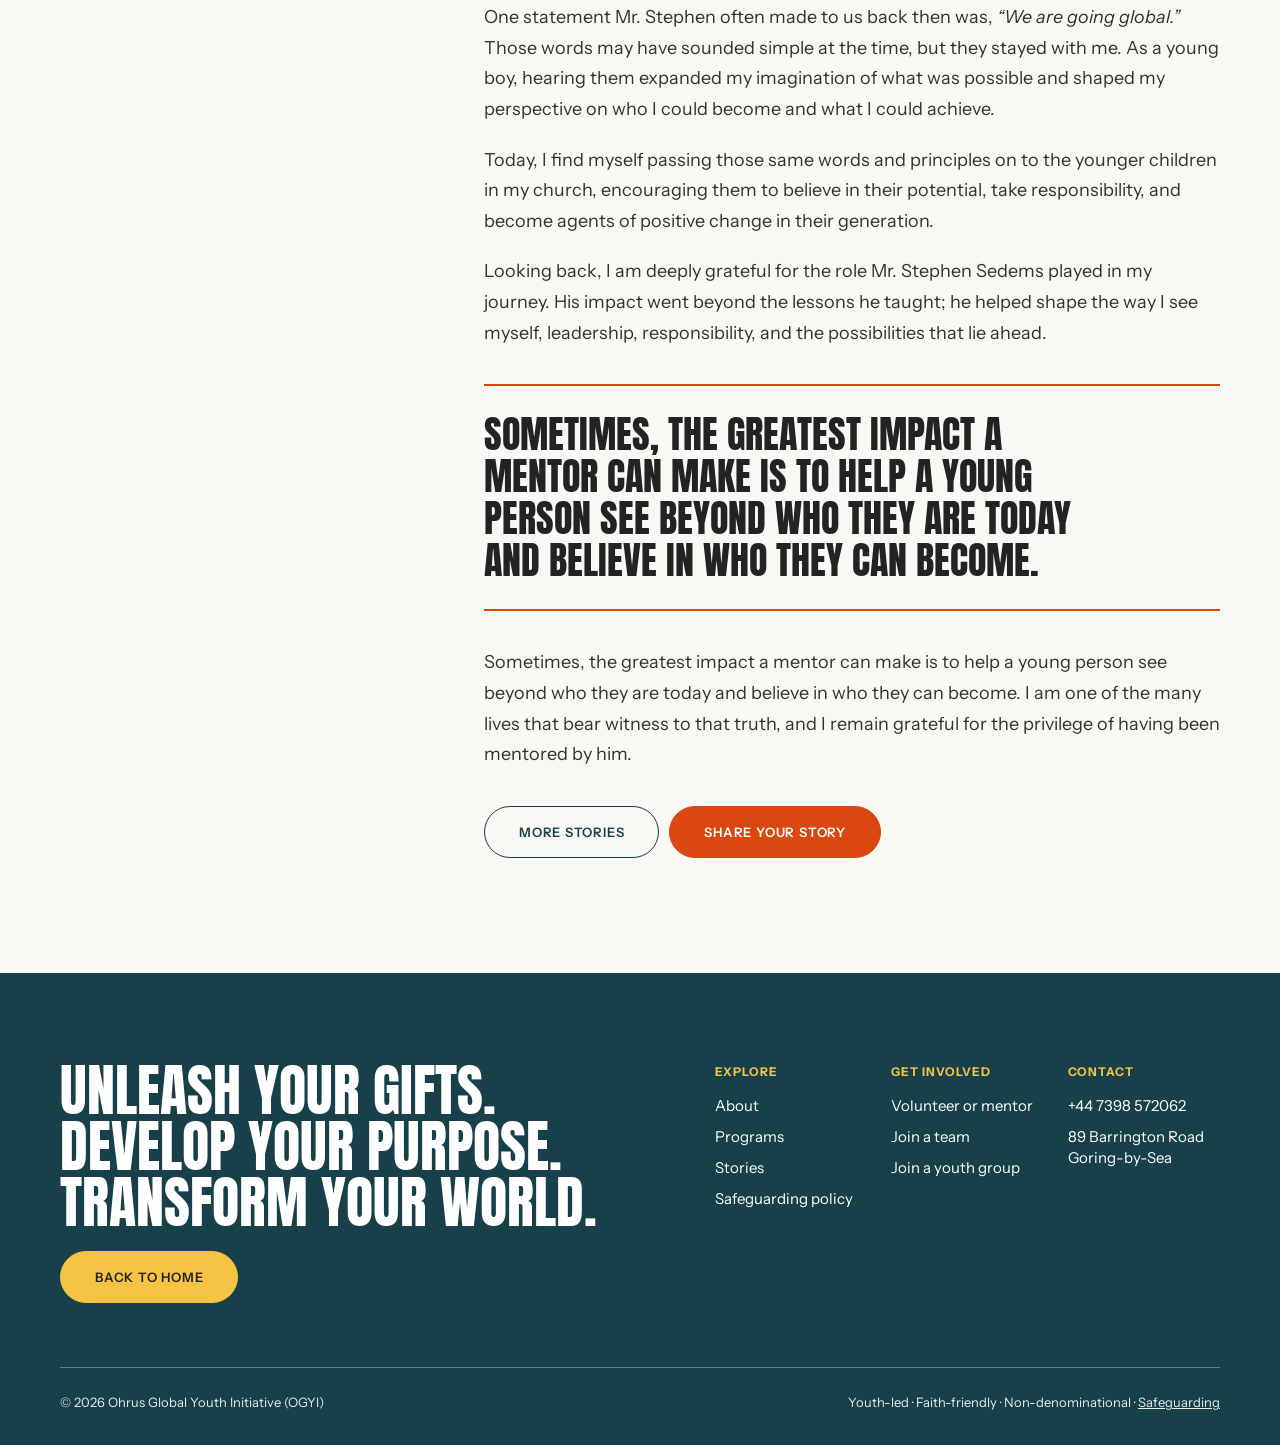
<file: story-tomisin.html>
<!doctype html>
<html lang="en">
<head>
<meta charset="utf-8">
<meta name="viewport" content="width=device-width, initial-scale=1, viewport-fit=cover">
<title>Tomisin's Story | Ohrus Global Youth Initiative</title>
<meta name="description" content="Owolana Oluwatomisin Solomon, 23, on mentorship, leadership and founding Teens With a Difference at 16.">
<link rel="preconnect" href="https://fonts.googleapis.com">
<link rel="preconnect" href="https://fonts.gstatic.com" crossorigin>
<link rel="stylesheet" href="https://fonts.googleapis.com/css2?family=Anton&family=Instrument+Sans:wght@400;500;600;700&display=swap">
<link rel="preload" as="image" href="images/tomisin.webp" type="image/webp">
<link rel="stylesheet" href="css/style.css">
</head>
<body>
<header class="nav">
  <div class="wrap nav__in">
    <a href="index.html" class="logo" aria-label="OGYI home"><span>OGYI</span></a>
    <nav class="nav__links" aria-label="Main">
      <a href="index.html#about">About</a><a href="index.html#programs">Programs</a><a href="index.html#values">Values</a><a href="index.html#teams">Teams</a><a href="index.html#safeguarding">Safeguarding</a><a href="index.html#stories">Stories</a><a href="index.html#contact">Contact</a>
    </nav>
    <div class="nav__right">
      <a href="index.html#contact" class="btn btn--ghost btn--sm">Get involved</a>
      <button class="burger" id="burger" aria-label="Open menu" aria-expanded="false"><span></span></button>
    </div>
  </div>
</header>

<div class="mnav" id="mnav" hidden>
  <div class="mnav__top">
    <span class="logo">OGYI</span>
    <button class="mnav__close" id="mclose" aria-label="Close menu">×</button>
  </div>
  <a class="big" href="index.html">Home</a>
  <a class="big" href="index.html#about">About</a>
  <a class="big" href="index.html#programs">Programs</a>
  <a class="big" href="index.html#stories">Stories</a>
  <a class="big" href="index.html#contact">Contact</a>
</div>

<main>
  <section class="story-hero">
    <div class="wrap">
      <a href="index.html#stories" class="back"><svg viewBox="0 0 14 14" width="14" height="14"><path d="M9 3L5 7l4 4" fill="none" stroke="currentColor" stroke-width="1.5" stroke-linecap="round"/></svg>All stories</a>
      <div class="eyebrow">Stories &middot; Mentorship &middot; Leadership</div>
      <h1 class="display">Tomisin's <span class="hl">story</span></h1>
      <p class="story-hero__sub">A testimony of mentorship, growth and becoming. From a shy teenager to Senior Prefect, founder of Teens With a Difference, and a career in strategy and analytics.</p>
    </div>
  </section>

  <div class="wrap story">
    <aside class="story__side">
      <img style="object-position:50% 25%" src="images/tomisin.webp" alt="Owolana Oluwatomisin Solomon" width="480" height="720">
      <dl class="story__facts">
        <div><dt>Name</dt><dd>Owolana Oluwatomisin Solomon</dd></div>
        <div><dt>Age</dt><dd>23</dd></div>
        <div><dt>Today</dt><dd>Strategy &amp; Analytics</dd></div>
        <div><dt>Founded</dt><dd>Teens With a Difference</dd></div>
        <div><dt>Mentor</dt><dd>Mr. Stephen Sedems</dd></div>
      </dl>
    </aside>

    <article class="story__body">
      <p>My name is Owolana Oluwatomisin Solomon, and I am 23 years old. My journey has been shaped by faith, growth, and a conscious commitment to becoming the man I believe I was created to be.</p>
      <p>Mr. Stephen Sedems, fondly known to us as Bro Steph, was like a big brother to many of us years ago, back when we were just young boys who were still finding our feet and, honestly, not particularly serious about life. He would spend time with us, have meaningful conversations about life, and relate with us in a way that felt natural. He wasn't overly formal or unnecessarily strict; he was simply someone we enjoyed being around.</p>
      <p>Beyond that, he was one of the men who consistently taught us about faith, responsibility, and leadership during our early teenage years in the church where I met him. Those lessons gradually shaped my worldview and instilled in me a deep sense of responsibility to make a difference wherever I find myself.</p>
      <p>I grew from being a very shy young boy, struggled with low self-esteem, and lacked confidence in myself to becoming the Senior Prefect Boy of my secondary school. That transformation taught me to take responsibility, inspire others, and lead with purpose. It is a culture I have continued to uphold to this day.</p>
      <p>In the very year I concluded my tenure as Senior Prefect Boy, at just 16 years old, I took that same culture back to the church. I began developing a vision for how young people could rise, take responsibility, and create positive change in their immediate environment. I gathered a team, brought Mr. Stephen into the vision, and, with his support and encouragement, we established a movement called <em>Teens With a Difference</em>.</p>
      <p>Together, we built the structure, developed the system, invested in building capacity, and raised others who could carry the vision forward. Today, almost a decade later, the movement is still alive and running. To me, that is one of the clearest demonstrations of the enduring power of mentorship: when someone invests in you, you can grow to become someone who invests in others.</p>
      <p>Today, I work in strategy and analytics at an investment firm in Nigeria while building my expertise in Data Engineering. It is encouraging to be part of a company that was recently featured in TIME AFRICA, and I remain committed to growing, contributing meaningfully, and becoming better at what I do.</p>
      <p>One statement Mr. Stephen often made to us back then was, <em>“We are going global.”</em> Those words may have sounded simple at the time, but they stayed with me. As a young boy, hearing them expanded my imagination of what was possible and shaped my perspective on who I could become and what I could achieve.</p>
      <p>Today, I find myself passing those same words and principles on to the younger children in my church, encouraging them to believe in their potential, take responsibility, and become agents of positive change in their generation.</p>
      <p>Looking back, I am deeply grateful for the role Mr. Stephen Sedems played in my journey. His impact went beyond the lessons he taught; he helped shape the way I see myself, leadership, responsibility, and the possibilities that lie ahead.</p>
      <blockquote class="story__pull">Sometimes, the greatest impact a mentor can make is to help a young person see beyond who they are today and believe in who they can become.</blockquote>
      <p>Sometimes, the greatest impact a mentor can make is to help a young person see beyond who they are today and believe in who they can become. I am one of the many lives that bear witness to that truth, and I remain grateful for the privilege of having been mentored by him.</p>
      <div class="story__back">
        <a href="index.html#stories" class="btn btn--ghost">More stories</a>
        <a href="index.html#contact" class="btn btn--solid">Share your story</a>
      </div>
    </article>
  </div>
</main>

<footer class="foot">
  <div class="wrap">
    <div class="foot__top">
      <div>
        <h3>Unleash your gifts. Develop your purpose. Transform your world.</h3>
        <p style="margin-top:20px"><a href="index.html" class="btn btn--yellow">Back to home</a></p>
      </div>
      <div class="foot__cols">
        <div><h4>Explore</h4><ul><li><a href="index.html#about">About</a></li><li><a href="index.html#programs">Programs</a></li><li><a href="index.html#stories">Stories</a></li><li><a href="safeguarding.html">Safeguarding policy</a></li></ul></div>
        <div><h4>Get involved</h4><ul><li>Volunteer or mentor</li><li><a href="index.html#teams">Join a team</a></li><li>Join a youth group</li></ul></div>
        <div><h4>Contact</h4><ul><li>+44 7398 572062</li><li>89 Barrington Road<br>Goring-by-Sea</li></ul></div>
      </div>
    </div>
    <div class="foot__bottom"><span>© 2026 Ohrus Global Youth Initiative (OGYI)</span><span>Youth-led · Faith-friendly · Non-denominational · <a href="safeguarding.html">Safeguarding</a></span></div>
  </div>
</footer>

<script>
(()=>{const m=document.getElementById('mnav'),b=document.getElementById('burger');
const open=v=>{m.hidden=!v;b.setAttribute('aria-expanded',v);document.body.style.overflow=v?'hidden':''};
b.onclick=()=>open(true);document.getElementById('mclose').onclick=()=>open(false);
m.querySelectorAll('a').forEach(a=>a.onclick=()=>open(false));})();
</script>
</body>
</html>
</file>
<file: css/style.css>
/* Layout: warm-paper canvas, condensed poster type, one signal orange; sections stack full-width with a 1240px content column */
:root{
  /* Palette: burnt orange + deep teal + mustard yellow + charcoal on white */
  --paper:#FAF8F5; --card:#FFFFFF; --ink:#232323; --muted:#66676A; --line:#E3DFD8;
  --orange:#D9480F; --orange-deep:#B83A08; --orange-soft:#FCE6DA;
  --teal:#17404B; --teal-deep:#0F2E37; --teal-soft:#DCE8EA;
  --yellow:#F6C343; --yellow-deep:#E2AC22;
  --charcoal:#262626;
  --display:"Anton","Impact","Arial Narrow",sans-serif;
  --body:"Instrument Sans","Helvetica Neue",Arial,sans-serif;
  --wrap:1240px; --gut:clamp(16px,4vw,40px);
  color-scheme:light;
}
*{box-sizing:border-box}
html{scroll-behavior:smooth}
body{margin:0;background:var(--paper);color:var(--ink);font-family:var(--body);font-size:16px;line-height:1.55;-webkit-font-smoothing:antialiased;overflow-x:hidden}
img{max-width:100%;display:block}
a{color:inherit;text-decoration:none}
button{font:inherit;color:inherit;cursor:pointer}
:focus-visible{outline:2px solid var(--orange);outline-offset:3px}
.wrap{max-width:var(--wrap);margin-inline:auto;padding-inline:var(--gut)}
.display{font-family:var(--display);font-weight:400;text-transform:uppercase;letter-spacing:.005em;line-height:.95;text-wrap:balance;margin:0}
.hl{color:var(--orange)}
.hl-y{color:var(--yellow)}
.eyebrow{font-size:12px;font-weight:600;letter-spacing:.08em;text-transform:uppercase}

/* buttons */
.btn{display:inline-flex;align-items:center;justify-content:center;gap:8px;height:52px;padding-inline:34px;border-radius:999px;font-size:13px;font-weight:600;letter-spacing:.06em;text-transform:uppercase;border:1px solid var(--ink);background:transparent;transition:background .2s,color .2s,transform .2s,border-color .2s}
.btn:hover{transform:translateY(-1px)}
.btn--solid{background:var(--orange);border-color:var(--orange);color:#fff}
.btn--solid:hover{background:var(--orange-deep);border-color:var(--orange-deep)}
.btn--ghost:hover{background:var(--ink);color:var(--paper)}
.btn--sm{height:40px;padding-inline:22px;font-size:12px}

/* nav */
.nav{position:sticky;top:env(safe-area-inset-top,0px);z-index:50;background:color-mix(in srgb,var(--paper) 88%,transparent);backdrop-filter:blur(12px);-webkit-backdrop-filter:blur(12px)}
.nav__in{display:flex;align-items:center;justify-content:space-between;height:78px;gap:24px}
.logo{display:flex;align-items:center;gap:10px;font-family:var(--display);font-size:20px;letter-spacing:.02em;text-transform:uppercase}
.logo svg{width:30px;height:30px;flex:none}
.nav__links{display:flex;gap:34px;font-size:12px;font-weight:600;letter-spacing:.07em;text-transform:uppercase}
.nav__links a{position:relative;padding-block:6px}
.nav__links a::after{content:"";position:absolute;left:0;right:100%;bottom:0;height:1.5px;background:var(--orange);transition:right .25s}
.nav__links a:hover::after{right:0}
.nav__right{display:flex;align-items:center;gap:18px}
.lang{display:flex;align-items:center;gap:4px;background:none;border:0;padding:6px;font-size:12px;font-weight:600}
.lang svg{width:18px;height:18px}
.burger{display:none;width:44px;height:44px;border-radius:50%;border:1px solid var(--ink);background:none;align-items:center;justify-content:center}
.burger span{display:block;width:16px;height:1.5px;background:var(--ink);position:relative}
.burger span::before,.burger span::after{content:"";position:absolute;left:0;width:16px;height:1.5px;background:var(--ink)}
.burger span::before{top:-5px}.burger span::after{top:5px}
.mnav{position:fixed;inset:0;z-index:60;background:var(--teal);color:#fff;padding:24px var(--gut);display:flex;flex-direction:column;gap:8px}
.mnav[hidden]{display:none}
.mnav__top{display:flex;justify-content:space-between;align-items:center;height:54px;margin-bottom:24px}
.mnav a.big{font-family:var(--display);font-size:52px;text-transform:uppercase;line-height:1.1}
.mnav__close{width:44px;height:44px;border-radius:50%;border:1px solid #fff;background:none;color:#fff;font-size:22px}
.mnav a.big:hover{color:var(--yellow)}

/* hero */
.hero{padding-block:clamp(24px,4vw,48px) 56px;text-align:center}
.hero__title{font-family:var(--display);text-transform:uppercase;font-size:clamp(80px,17vw,250px);line-height:1;letter-spacing:-.005em;margin:0 auto;
  background-image:url("../images/collage.webp");background-size:cover;background-position:center 30%;-webkit-background-clip:text;background-clip:text;color:transparent;
  animation:pan 22s ease-in-out infinite alternate}
@keyframes pan{from{background-position:20% 30%}to{background-position:80% 30%}}
.hero__title span{display:block;padding-block:.02em}
.hero__sub{max-width:520px;margin:28px auto 0;color:var(--muted);font-size:17px}
.hero__cta{display:flex;justify-content:center;gap:10px;margin-top:28px;flex-wrap:wrap}
.updates{display:grid;grid-template-columns:repeat(3,minmax(0,1fr));gap:28px;margin-top:64px;text-align:left}
.update{display:grid;grid-template-columns:64px minmax(0,1fr) 32px;gap:14px;align-items:center}
.update img{width:64px;height:64px;border-radius:50%;object-fit:cover}
.update .eyebrow{color:var(--orange);margin-bottom:4px}
.update p{margin:0;font-weight:600;font-size:15px;line-height:1.35;display:-webkit-box;-webkit-line-clamp:2;-webkit-box-orient:vertical;overflow:hidden}
.arrow{width:32px;height:32px;border:1px solid var(--ink);border-radius:50%;display:grid;place-items:center;align-self:start;transition:background .2s,color .2s}
.arrow svg{width:12px;height:12px}
.update:hover .arrow{background:var(--yellow);border-color:var(--yellow);color:var(--ink)}

/* section heads */
section{scroll-margin-top:80px}
.sec{padding-block:clamp(64px,9vw,120px)}
.sec__head{display:grid;grid-template-columns:minmax(0,1fr) minmax(0,1fr);gap:24px 64px;align-items:end;margin-bottom:48px}
.sec__head h2{font-size:clamp(44px,6vw,80px)}
.sec__head p{margin:0;color:var(--muted);max-width:440px;justify-self:end}
.center{text-align:center}
.center h2{font-size:clamp(44px,6vw,80px)}
.center p{color:var(--muted);max-width:460px;margin:18px auto 0}

/* impact */
.stats{display:grid;grid-template-columns:repeat(4,minmax(0,1fr));gap:14px}
.stat{background:var(--card);border-radius:24px;padding:26px 24px 28px;min-height:330px;display:flex;flex-direction:column;justify-content:space-between}
.stat .eyebrow{color:var(--ink)}
.stat .stat__num{font-family:var(--display);font-size:clamp(56px,5.6vw,80px);line-height:1;margin:0 0 14px;font-variant-numeric:tabular-nums;color:var(--ink)}
.stat__num sup{color:var(--orange);font-size:.55em;vertical-align:.35em;margin-left:2px}
.stat p{margin:0;color:var(--muted);font-size:14px}
.stat--accent{background:var(--orange);color:#fff}
.stat--accent .eyebrow,.stat--accent p,.stat--accent .stat__num{color:#fff}
.stat--accent .stat__num sup{color:var(--yellow)}
.stat--teal{background:var(--teal);color:#fff}
.stat--teal .eyebrow,.stat--teal p,.stat--teal .stat__num{color:#fff}
.stat--teal .stat__num sup{color:var(--yellow)}

/* causes banner */
.causes{position:relative;min-height:clamp(440px,52vw,640px);display:grid;place-items:center;overflow:hidden;background:var(--teal)}
.causes img{position:absolute;inset:0;width:100%;height:100%;object-fit:cover;object-position:center 35%}
.causes::after{content:"";position:absolute;inset:0;background:linear-gradient(180deg,rgba(23,64,75,.35),rgba(23,64,75,.7) 60%,rgba(15,46,55,.92))}
.causes__words{position:relative;z-index:1;text-align:center;align-self:end;padding-bottom:clamp(40px,6vw,80px)}
.causes__words li{font-family:var(--display);text-transform:uppercase;font-size:clamp(40px,6.4vw,92px);line-height:1.02;list-style:none;color:transparent;-webkit-text-stroke:1.5px rgba(255,255,255,.85);transition:color .5s,-webkit-text-stroke-color .5s}
.causes__words li.on{color:var(--yellow);-webkit-text-stroke-color:var(--yellow)}
.causes__words ul{margin:0;padding:0}

/* stories */
.strip{display:flex;gap:10px;height:clamp(380px,40vw,500px);margin-top:56px}
.strip__item{position:relative;flex:1 1 0;min-width:0;border-radius:999px;overflow:hidden;background:var(--line);transition:flex-grow .6s cubic-bezier(.2,.8,.2,1),border-radius .6s;border:0;padding:0;text-align:left}
.strip__item img{position:absolute;inset:0;width:100%;height:100%;object-fit:cover}
.strip__item.is-open{flex-grow:6;border-radius:32px}
.strip__cap{position:absolute;left:0;right:0;bottom:0;padding:80px 24px 24px;color:#fff;background:linear-gradient(transparent,rgba(0,0,0,.72));opacity:0;transform:translateY(10px);transition:opacity .35s .15s,transform .35s .15s}
.strip__item.is-open .strip__cap{opacity:1;transform:none}
.strip__cap b{display:block;font-size:17px;margin-bottom:6px}
.strip__cap span{display:block;font-size:13.5px;line-height:1.45;max-width:360px;opacity:.9}
.stories__cta{display:flex;justify-content:center;gap:10px;margin-top:40px;flex-wrap:wrap}

/* donate */
.donate{position:relative;padding-block:clamp(56px,7vw,96px);overflow:hidden;color:#fff}
.donate__bg{position:absolute;inset:0;width:100%;height:100%;object-fit:cover;filter:blur(6px) saturate(1.1);transform:scale(1.06)}
.donate::before{content:"";position:absolute;inset:0;background:rgba(15,46,55,.62);z-index:1}
.donate .wrap{position:relative;z-index:2;display:flex;flex-direction:column;align-items:center;text-align:center}
.dcard{width:100%;max-width:440px;background:var(--card);color:var(--ink);border-radius:28px;padding:28px;box-shadow:0 30px 60px -20px rgba(0,0,0,.35);text-align:left}
.dcard h3{margin:0 0 18px;text-align:center;font-size:18px;font-weight:600}
.seg{display:grid;grid-template-columns:1fr 1fr;background:var(--paper);border-radius:999px;padding:4px;margin-bottom:16px}
.seg button{border:0;background:none;height:40px;border-radius:999px;font-size:12px;font-weight:600;letter-spacing:.06em;text-transform:uppercase;color:var(--muted)}
.seg button[aria-pressed="true"]{background:var(--card);color:var(--ink);box-shadow:0 1px 3px rgba(0,0,0,.08)}
.amts{display:grid;grid-template-columns:repeat(3,1fr);gap:8px;margin-bottom:12px}
.amts button{height:44px;border-radius:999px;border:1px solid var(--line);background:var(--card);font-weight:600;font-size:14px;font-variant-numeric:tabular-nums;transition:background .15s,border-color .15s,color .15s}
.amts button:hover{border-color:var(--orange)}
.amts button[aria-pressed="true"]{background:var(--orange-soft);border-color:var(--orange);color:var(--orange-deep)}
.other{display:flex;align-items:center;gap:6px;height:48px;border-radius:999px;background:var(--paper);padding-inline:18px;margin-bottom:16px}
.other input{flex:1;min-width:0;border:0;background:none;font:inherit;font-size:14px;color:var(--ink);outline:none}
.other span{font-size:12px;font-weight:600;color:var(--muted)}
.fee{display:flex;gap:10px;align-items:flex-start;font-size:14px;margin-bottom:22px;cursor:pointer}
.fee input{accent-color:var(--orange);width:18px;height:18px;margin:2px 0 0;flex:none}
.dcard .btn{width:100%}
.dnote{margin:12px 0 0;text-align:center;font-size:13px;color:var(--muted);min-height:20px}
.donate h2{font-size:clamp(44px,6vw,80px);margin-top:44px}
.donate p.lead{max-width:520px;margin:16px auto 0;opacity:.92}

/* featured story */
.feature__grid{display:grid;grid-template-columns:minmax(0,1fr) minmax(0,1fr);gap:clamp(32px,5vw,72px)}
.back{display:inline-flex;align-items:center;gap:10px;font-size:12px;font-weight:600;letter-spacing:.07em;text-transform:uppercase;margin-bottom:28px}
.back svg{width:14px;height:14px}
.feature h2{font-size:clamp(40px,4.8vw,68px)}
.quotebox{display:grid;grid-template-columns:minmax(0,1fr) minmax(0,1fr);border:1px solid var(--teal);margin-top:36px}
.quotebox img{width:100%;height:100%;min-height:320px;object-fit:cover}
.quotebox blockquote{margin:0;padding:clamp(24px,3vw,40px);display:flex;flex-direction:column;justify-content:center;text-align:center;gap:16px}
.quotebox svg{width:34px;height:26px;margin:0 auto;color:var(--orange)}
.quotebox q{quotes:none;font-size:17px;line-height:1.55}
.quotebox cite{font-style:normal;font-size:13px;color:var(--muted)}
.feature__body{align-self:end}
.feature__body p{margin:0 0 16px;color:#3B3934;max-width:62ch}
.acc{margin-top:28px;border-top:1px solid var(--line)}
.acc details{border-bottom:1px solid var(--line)}
.acc summary{list-style:none;display:flex;justify-content:space-between;align-items:center;padding-block:18px;font-size:12px;font-weight:700;letter-spacing:.07em;text-transform:uppercase;cursor:pointer}
.acc summary::-webkit-details-marker{display:none}
.acc summary svg{width:14px;height:14px;transition:transform .25s}
.acc details[open] summary svg{transform:rotate(180deg)}
.acc details[open] summary{color:var(--orange)}
.acc details p{margin:0 0 20px;font-size:15px;color:#3B3934}
.feature__wide{margin-top:clamp(48px,6vw,80px);border-radius:28px;overflow:hidden;aspect-ratio:16/7;max-width:100%}
.feature__wide img{width:100%;height:100%;object-fit:cover}

/* footer */
.foot{background:var(--teal);color:#fff;padding-block:clamp(56px,7vw,96px) 32px}
.foot__top{display:grid;grid-template-columns:minmax(0,1.2fr) minmax(0,1fr);gap:48px;align-items:start}
.foot__mark{width:110px;height:110px;color:var(--yellow)}
.foot h3{font-family:var(--display);font-weight:400;text-transform:uppercase;font-size:clamp(36px,4.4vw,60px);line-height:1;margin:28px 0 0;text-wrap:balance}
.news{display:flex;gap:8px;margin-top:28px;max-width:460px;flex-wrap:wrap}
.news input{flex:1 1 220px;min-width:0;height:52px;border-radius:999px;border:1px solid rgba(255,255,255,.7);background:transparent;color:#fff;padding-inline:22px;font:inherit;font-size:14px;outline:none}
.news input::placeholder{color:rgba(255,255,255,.8)}
.news .btn{background:var(--yellow);color:var(--ink);border-color:var(--yellow)}
.news .btn:hover{background:var(--yellow-deep);border-color:var(--yellow-deep)}
.newsmsg{font-size:13px;margin:10px 0 0;min-height:20px}
.foot__cols{display:grid;grid-template-columns:repeat(3,minmax(0,1fr));gap:24px}
.foot__cols h4{margin:0 0 14px;font-size:12px;letter-spacing:.08em;text-transform:uppercase;color:var(--yellow)}
.foot__cols ul{list-style:none;margin:0;padding:0;display:grid;gap:10px;font-size:15px}
.foot__cols a:hover{color:var(--yellow)}
.foot__bottom{display:flex;justify-content:space-between;gap:16px;flex-wrap:wrap;border-top:1px solid rgba(255,255,255,.35);margin-top:64px;padding-top:24px;font-size:13px;opacity:.9}
.foot__big{font-family:var(--display);text-transform:uppercase;font-size:clamp(56px,14vw,200px);line-height:.85;margin-top:48px;white-space:nowrap;overflow:hidden;color:var(--orange)}

/* responsive */
@media (max-width:1000px){
  .nav__links,.lang{display:none}
  .burger{display:inline-flex}
  .stats{grid-template-columns:repeat(2,minmax(0,1fr))}
  .stat{min-height:260px}
  .feature__grid,.foot__top{grid-template-columns:minmax(0,1fr)}
  .updates{grid-template-columns:minmax(0,1fr);gap:18px;max-width:520px;margin-inline:auto}
  .sec__head{grid-template-columns:minmax(0,1fr)}
  .sec__head p{justify-self:start}
}
@media (max-width:640px){
  .nav__in{height:66px}
  .stats{grid-template-columns:minmax(0,1fr)}
  .stat{min-height:200px}
  .strip{height:420px;gap:6px}
  .strip__item:nth-child(n+6){display:none}
  .quotebox{grid-template-columns:minmax(0,1fr)}
  .quotebox img{min-height:260px;max-height:340px}
  .foot__cols{grid-template-columns:repeat(2,minmax(0,1fr))}
  .hero__cta .btn,.stories__cta .btn{flex:1 1 140px;padding-inline:16px}
  .feature__wide{aspect-ratio:4/3}
}
@media (prefers-reduced-motion:reduce){
  *,*::before,*::after{animation:none!important;transition:none!important}
  html{scroll-behavior:auto}
}

/* palette accents */
.nav .btn--ghost.btn--sm{background:var(--orange);border-color:var(--orange);color:#fff;border-radius:6px}
.nav .btn--ghost.btn--sm:hover{background:var(--orange-deep);border-color:var(--orange-deep);color:#fff}
.hero{position:relative;isolation:isolate;overflow:hidden}
.hero::before{content:"";position:absolute;left:-60px;top:38%;width:220px;height:220px;background:var(--yellow);border-radius:62% 38% 55% 45%/48% 60% 40% 52%;transform:rotate(-18deg);z-index:-1}
.hero::after{content:"";position:absolute;right:-50px;top:12%;width:150px;height:150px;background:var(--teal);border-radius:45% 55% 40% 60%/60% 45% 55% 40%;z-index:-1}
.btn--ghost{border-color:var(--teal);color:var(--teal)}
.btn--ghost:hover{background:var(--teal);color:#fff}
.strip__item.is-open{box-shadow:0 0 0 3px var(--yellow)}
.dcard .seg button[aria-pressed="true"]{color:var(--teal)}
@media (max-width:640px){.hero::before{width:120px;height:120px;left:-50px}.hero::after{width:90px;height:90px;right:-40px}}

/* OGYI content additions */
.hero__title--one{font-size:clamp(110px,27vw,360px);line-height:.95}
.hero__kicker{font-family:var(--display);text-transform:uppercase;font-size:clamp(26px,3.6vw,46px);line-height:1;color:var(--orange);margin:10px 0 0;letter-spacing:.02em}
.hero__sub{font-weight:600;color:var(--ink)}
.eyebrow--accent{color:var(--orange);margin-bottom:18px}
.feature__body p strong{color:var(--ink)}
.ticks{margin:0 0 20px;padding-left:20px;font-size:15px;color:#3B3934;display:grid;gap:4px}
.ticks li::marker{color:var(--orange)}
.stat .stat__num--word{letter-spacing:.02em}

.progs{display:grid;grid-template-columns:repeat(4,minmax(0,1fr));gap:14px}
.prog{background:var(--card);border-radius:24px;padding:26px 24px 28px;display:flex;flex-direction:column;gap:12px;border-top:6px solid var(--orange)}
.prog:nth-child(2){border-top-color:var(--yellow)}
.prog:nth-child(3){border-top-color:var(--teal)}
.prog__tag{font-size:12px;font-weight:700;letter-spacing:.08em;text-transform:uppercase;color:var(--orange)}
.prog h3{margin:0;font-family:var(--display);font-weight:400;text-transform:uppercase;font-size:28px;line-height:1.05;text-wrap:balance}
.prog ul{margin:4px 0 0;padding:0;list-style:none;display:grid;gap:8px;font-size:15px;color:#3B3934}
.prog li{padding-left:18px;position:relative}
.prog li::before{content:"";position:absolute;left:0;top:.6em;width:7px;height:7px;border-radius:50%;background:var(--yellow)}
.prog--dark{background:var(--teal);color:#fff;border-top-color:var(--yellow)}
.prog--dark .prog__tag{color:var(--yellow)}
.prog--dark ul{color:#fff}

.distill{list-style:none;margin:0;padding:0;display:grid;grid-template-columns:repeat(7,minmax(0,1fr));gap:10px}
.distill li{background:var(--card);border-radius:20px;padding:20px 14px 22px;display:flex;flex-direction:column;align-items:center;text-align:center;gap:10px}
.distill b{font-family:var(--display);font-weight:400;font-size:clamp(56px,6vw,84px);line-height:1;color:var(--orange)}
.distill li:nth-child(even) b{color:var(--teal)}
.distill span{font-size:13px;font-weight:700;letter-spacing:.06em;text-transform:uppercase;text-wrap:balance}

.soon{display:block;width:max-content;margin:0 auto 10px;background:var(--yellow);color:var(--ink);font-size:11px;font-weight:700;letter-spacing:.08em;text-transform:uppercase;padding:5px 12px;border-radius:999px}
.foot__cols li{line-height:1.4}

@media (max-width:1000px){
  .progs{grid-template-columns:repeat(2,minmax(0,1fr))}
  .distill{grid-template-columns:repeat(4,minmax(0,1fr))}
}
@media (max-width:640px){
  .progs{grid-template-columns:minmax(0,1fr)}
  .distill{grid-template-columns:repeat(2,minmax(0,1fr))}
  .distill li:last-child{grid-column:1/-1}
  .strip__item:nth-child(n+6){display:flex}
  .strip__item:nth-child(n+7){display:none}
}

/* Teams */
.team-grid{display:grid;grid-template-columns:1.4fr 1fr 1fr 1fr;gap:14px;align-items:start}
.team{background:var(--card);border-radius:24px;padding:26px 24px 28px}
.team h3{margin:0 0 16px;font-family:var(--display);font-weight:400;text-transform:uppercase;font-size:30px;line-height:1}
.team ul{list-style:none;margin:0;padding:0;display:flex;flex-wrap:wrap;gap:8px}
.team li{font-size:14px;font-weight:600;padding:8px 14px;border-radius:999px;background:var(--paper);border:1px solid var(--line)}
.team--orange h3{color:var(--orange)}
.team--teal h3{color:var(--teal)}
.team--yellow h3{color:var(--yellow-deep)}
.team--dark{background:var(--teal);color:#fff}
.team--dark h3{color:var(--yellow)}
.team--dark li{background:rgba(255,255,255,.1);border-color:rgba(255,255,255,.25)}
.teams__cta{display:flex;justify-content:center;margin-top:36px}
.teams{padding-bottom:clamp(64px,9vw,120px)}
@media (max-width:1000px){.team-grid{grid-template-columns:repeat(2,minmax(0,1fr))}}
@media (max-width:640px){.team-grid{grid-template-columns:minmax(0,1fr)}}

/* ===== Responsive refinements ===== */
.prog{border-top:0;box-shadow:inset 0 6px 0 var(--orange)}
.prog:nth-child(2){box-shadow:inset 0 6px 0 var(--yellow)}
.prog:nth-child(3){box-shadow:inset 0 6px 0 var(--teal)}
.prog--dark{box-shadow:inset 0 6px 0 var(--yellow)}
.mnav a.big--cta{color:var(--yellow)}

/* Large screens */
@media (min-width:1700px){
  :root{--wrap:1440px}
  body{font-size:17px}
}
@media (min-width:2200px){
  :root{--wrap:1640px}
  body{font-size:18px}
}

/* Tablets and below */
@media (max-width:1000px){
  .hero::before{width:150px;height:150px;left:-80px;top:6%}
  .hero::after{width:110px;height:110px;right:-55px;top:22%}
}

/* Phones */
@media (max-width:640px){
  .hero::before{width:110px;height:110px;left:-70px;top:3%}
  .hero::after{width:80px;height:80px;right:-45px;top:16%}
  .causes__words li{font-size:clamp(30px,9vw,60px)}
  .sec__head h2,.center h2{font-size:clamp(40px,12vw,64px)}

  /* stories become a swipeable row of cards */
  .strip{height:auto;overflow-x:auto;scroll-snap-type:x mandatory;gap:12px;margin-inline:calc(-1 * var(--gut));padding:4px var(--gut) 10px;scrollbar-width:none;-webkit-overflow-scrolling:touch}
  .strip::-webkit-scrollbar{display:none}
  .strip__item,.strip__item.is-open,.strip__item:nth-child(n+6),.strip__item:nth-child(n+7){display:block;flex:0 0 74%;height:400px;border-radius:28px;scroll-snap-align:center;box-shadow:none}
  .strip__cap{opacity:1;transform:none;padding:70px 20px 20px}
}

/* Small phones */
@media (max-width:480px){
  .nav .btn--ghost.btn--sm{display:none}
}
@media (max-width:360px){
  .update{grid-template-columns:52px minmax(0,1fr) 28px;gap:10px}
  .update img{width:52px;height:52px}
  .distill b{font-size:48px}
  .distill span{font-size:11.5px}
  .team h3{font-size:26px}
}
.mnav{overflow-y:auto;padding-top:calc(24px + env(safe-area-inset-top,0px));padding-bottom:calc(24px + env(safe-area-inset-bottom,0px))}
.mnav a.big{font-size:clamp(34px,7.2vh,52px)}

/* plain program cards: no coloured top arc */
.prog,.prog:nth-child(2),.prog:nth-child(3),.prog--dark{box-shadow:none;border-top:0}
/* text-only logo */
.foot h3{margin-top:0}

/* footer: no big wordmark */
.foot__bottom{margin-top:48px}

/* ===== Teams: 5 cards ===== */
.team-grid{grid-template-columns:repeat(3,minmax(0,1fr))}
.team--orange{grid-column:span 2}
.team--safe{background:var(--orange);color:#fff}
.team--safe h3{color:#fff}
.team--safe li{background:rgba(255,255,255,.14);border-color:rgba(255,255,255,.35)}
@media (max-width:1000px){.team-grid{grid-template-columns:repeat(2,minmax(0,1fr))}.team--orange{grid-column:1/-1}}
@media (max-width:640px){.team-grid{grid-template-columns:minmax(0,1fr)}.team--orange{grid-column:auto}}

/* ===== Safeguarding band ===== */
.btn--yellow{background:var(--yellow);border-color:var(--yellow);color:var(--ink)}
.btn--yellow:hover{background:var(--yellow-deep);border-color:var(--yellow-deep)}
.safe{background:var(--teal);color:#fff;padding-block:clamp(64px,8vw,104px);margin-bottom:clamp(64px,9vw,120px);scroll-margin-top:80px}
.safe__grid{display:grid;grid-template-columns:minmax(0,1.3fr) minmax(0,1fr);gap:clamp(32px,5vw,72px);align-items:center}
.safe__eyebrow{color:var(--yellow);margin-bottom:16px}
.safe h2{font-size:clamp(40px,5.4vw,72px)}
.safe__lead{margin:20px 0 0;max-width:58ch;color:rgba(255,255,255,.88)}
.safe__points{list-style:none;margin:24px 0 32px;padding:0;display:grid;gap:10px}
.safe__points li{padding-left:22px;position:relative;color:rgba(255,255,255,.88)}
.safe__points li::before{content:"";position:absolute;left:0;top:.55em;width:9px;height:9px;border-radius:50%;background:var(--yellow)}
.safe__points b{color:#fff}
.safe__card{background:var(--card);color:var(--ink);border-radius:24px;padding:28px}
.safe__card h3{margin:0 0 8px;font-family:var(--display);font-weight:400;text-transform:uppercase;font-size:30px;line-height:1.05}
.safe__card p{margin:0 0 18px;color:var(--muted);font-size:15px}
.safe__card dl{margin:0;display:grid;gap:0}
.safe__card dl div{display:flex;justify-content:space-between;gap:16px;padding-block:12px;border-top:1px solid var(--line)}
.safe__card dt{font-size:14px;font-weight:600}
.safe__card dd{margin:0;font-weight:700;font-variant-numeric:tabular-nums;color:var(--orange);text-align:right}
.safe__card dd.tba{color:var(--muted);font-weight:500}
.foot__bottom a{text-decoration:underline}
@media (max-width:1000px){.safe__grid{grid-template-columns:minmax(0,1fr)}}

/* ===== Policy page ===== */
.policy-hero{padding-block:clamp(48px,7vw,96px) 40px}
.policy-hero .eyebrow{color:var(--orange);margin-bottom:16px}
.policy-hero h1{font-size:clamp(44px,7vw,96px)}
.policy-meta{display:grid;grid-template-columns:repeat(auto-fit,minmax(200px,1fr));gap:10px;margin-top:32px}
.policy-meta div{background:var(--card);border-radius:16px;padding:14px 18px}
.policy-meta dt{font-size:11px;font-weight:700;letter-spacing:.08em;text-transform:uppercase;color:var(--muted);margin-bottom:4px}
.policy-meta dd{margin:0;font-weight:600}
.status-pill{display:inline-block;background:var(--yellow);color:var(--ink);font-size:12px;font-weight:700;letter-spacing:.06em;text-transform:uppercase;padding:4px 12px;border-radius:999px}
.emergency{background:var(--orange);color:#fff;border-radius:20px;padding:20px 24px;margin-top:20px;display:flex;flex-wrap:wrap;gap:12px 32px;align-items:center}
.emergency b{font-family:var(--display);font-weight:400;font-size:24px;text-transform:uppercase;letter-spacing:.01em}
.emergency span{font-weight:600}
.policy{display:grid;grid-template-columns:240px minmax(0,1fr);gap:clamp(32px,5vw,72px);padding-bottom:clamp(64px,9vw,120px)}
.toc{position:sticky;top:96px;align-self:start;font-size:14px}
.toc h2{font-size:12px;font-weight:700;letter-spacing:.08em;text-transform:uppercase;color:var(--muted);margin:0 0 12px;font-family:var(--body)}
.toc ol{margin:0;padding-left:20px;display:grid;gap:6px}
.toc a:hover{color:var(--orange)}
.policy__body{max-width:72ch}
.policy__body section{scroll-margin-top:90px;padding-block:28px;border-top:1px solid var(--line)}
.policy__body section:first-child{border-top:0;padding-top:0}
.policy__body h2{font-family:var(--display);font-weight:400;text-transform:uppercase;font-size:clamp(28px,3vw,38px);line-height:1.05;margin:0 0 16px}
.policy__body h2 small{color:var(--orange);margin-right:10px}
.policy__body p{margin:0 0 14px;color:#3B3934}
.policy__body ul,.policy__body ol{margin:0 0 14px;padding-left:22px;display:grid;gap:6px;color:#3B3934}
.policy__body li::marker{color:var(--orange);font-weight:700}
.policy__body .def{display:grid;gap:12px;margin:0 0 14px}
.policy__body .def p{margin:0}
.policy__body .def b,.policy__body li b{color:var(--ink)}
.policy__body .note{background:var(--orange-soft);border-left:4px solid var(--orange);padding:14px 18px;border-radius:0 12px 12px 0;color:var(--ink);font-weight:500}
.contacts{display:grid;gap:0;margin:0}
.contacts div{display:flex;justify-content:space-between;gap:16px;padding-block:12px;border-top:1px solid var(--line)}
.contacts dt{font-weight:600}
.contacts dd{margin:0;text-align:right;font-weight:700;color:var(--orange)}
.contacts dd.tba{color:var(--muted);font-weight:500}
.sign{display:grid;grid-template-columns:repeat(auto-fit,minmax(180px,1fr));gap:12px}
.sign div{border-bottom:1px solid var(--ink);padding:24px 0 6px;font-size:13px;color:var(--muted)}
@media (max-width:1000px){.policy{grid-template-columns:minmax(0,1fr)}.toc{position:static;background:var(--card);border-radius:20px;padding:20px 24px}}
.policy-meta{grid-template-columns:repeat(3,minmax(0,1fr))}
@media (max-width:800px){.policy-meta{grid-template-columns:repeat(2,minmax(0,1fr))}}
@media (max-width:480px){.policy-meta{grid-template-columns:minmax(0,1fr)}}
@media (max-width:1180px) and (min-width:1001px){.nav__links{gap:22px}}

/* ===== Icon shortcuts ("Explore what we do") ===== */
.explore{margin-top:56px;padding-top:40px;border-top:1px solid var(--line);text-align:left}
.explore__title{font-family:var(--display);font-weight:400;text-transform:uppercase;font-size:clamp(28px,3.2vw,40px);line-height:1;margin:0 0 24px}
.explore__list{list-style:none;margin:0;padding:0;display:grid;grid-template-columns:repeat(6,minmax(0,1fr));gap:12px}
.ex{display:flex;flex-direction:column;align-items:center;gap:12px;padding:22px 8px 18px;border-radius:20px;text-align:center;transition:background .2s,transform .2s}
.ex:hover{background:var(--card);transform:translateY(-3px)}
.ex__ic{width:64px;height:64px;display:grid;place-items:center}
.ex__ic svg{width:56px;height:56px}
.ex__lb{font-size:15px;font-weight:600;line-height:1.25}
.ex--1{color:var(--orange)}
.ex--2{color:#B4537A}
.ex--3{color:var(--teal)}
.ex--4{color:#3E8E5A}
.ex--5{color:#C08A12}
.ex--6{color:#3C5BA9}
.prog__ic{display:block;width:44px;height:44px;color:var(--orange);margin-bottom:4px}
.prog__ic svg{width:44px;height:44px}
.prog:nth-child(2) .prog__ic{color:#B4537A}
.prog:nth-child(3) .prog__ic{color:var(--teal)}
.prog--dark .prog__ic{color:var(--yellow)}
@media (max-width:1000px){.explore__list{grid-template-columns:repeat(3,minmax(0,1fr))}}
@media (max-width:480px){.explore__list{gap:4px}.ex{padding:16px 4px 14px;gap:8px}.ex__ic,.ex__ic svg{width:44px;height:44px}.ex__lb{font-size:13.5px}}

/* ===== Performance: avoid constant repaints and costly effects ===== */
.hero__title{animation:none;background-position:center 30%}
.nav{background:var(--paper);backdrop-filter:none;-webkit-backdrop-filter:none;box-shadow:0 1px 0 var(--line)}
.donate__bg{filter:none;transform:none}
.strip__item{will-change:auto}

/* ===== Stories: real story link + featured story ===== */
.strip__link{display:inline-block;margin-top:10px;font-size:13px;font-weight:700;color:var(--yellow);text-decoration:none;letter-spacing:.02em}
.strip__link:hover{text-decoration:underline}
.strip__item:not(.is-open) .strip__cap{pointer-events:none}
div.strip__item{cursor:pointer}
.feat-story{display:grid;grid-template-columns:minmax(0,320px) minmax(0,1fr);gap:clamp(24px,4vw,56px);align-items:center;text-align:left;background:var(--card);border-radius:28px;padding:clamp(16px,2.4vw,28px);margin-top:40px}
.feat-story img{width:100%;height:100%;max-height:420px;aspect-ratio:2/3;object-fit:cover;object-position:42% 28%;border-radius:20px}
.feat-story__eyebrow{color:var(--orange);margin-bottom:14px}
.feat-story blockquote{margin:0;font-family:var(--display);text-transform:uppercase;font-size:clamp(24px,2.6vw,36px);line-height:1.12;text-wrap:balance}
.feat-story__who{margin:18px 0 22px;color:var(--muted)}
.feat-story__who b{color:var(--ink)}
@media (max-width:760px){.feat-story{grid-template-columns:minmax(0,1fr)}.feat-story img{max-height:360px;aspect-ratio:4/5}}

/* ===== Story page ===== */
.story-hero{padding-block:clamp(40px,6vw,80px) 32px}
.story-hero .eyebrow{color:var(--orange);margin-bottom:14px}
.story-hero h1{font-size:clamp(48px,8vw,104px)}
.story-hero__sub{font-size:clamp(18px,1.8vw,22px);color:var(--muted);margin:16px 0 0;max-width:46ch}
.story{display:grid;grid-template-columns:minmax(0,360px) minmax(0,1fr);gap:clamp(32px,5vw,72px);padding-bottom:clamp(64px,9vw,120px);align-items:start}
.story__side{position:sticky;top:96px}
.story__side img{width:100%;aspect-ratio:2/3;object-fit:cover;object-position:42% 28%;border-radius:24px}
.story__facts{margin:18px 0 0;display:grid;gap:0}
.story__facts div{display:flex;justify-content:space-between;gap:16px;padding-block:10px;border-top:1px solid var(--line);font-size:14px}
.story__facts dt{color:var(--muted)}
.story__facts dd{margin:0;font-weight:600;text-align:right}
.story__body{max-width:66ch;font-size:18px;line-height:1.7}
.story__body p{margin:0 0 20px;color:#34322D}
.story__body p:first-child::first-letter{font-family:var(--display);float:left;font-size:4.2em;line-height:.85;padding:6px 10px 0 0;color:var(--orange)}
.story__pull{margin:36px 0;padding:28px 0;border-block:2px solid var(--orange);font-family:var(--display);text-transform:uppercase;font-size:clamp(26px,3vw,38px);line-height:1.1;color:var(--ink);text-wrap:balance}
.story__end{font-weight:700;color:var(--ink)!important}
.story__back{display:flex;gap:10px;flex-wrap:wrap;margin-top:36px}
@media (max-width:900px){.story{grid-template-columns:minmax(0,1fr)}.story__side{position:static;max-width:420px}}
.center .feat-story__who{margin:18px 0 22px;max-width:none;text-align:left}
@media (max-width:900px){.story__side img{max-height:440px;aspect-ratio:4/5}}
@media (max-width:760px){.feat-story img{max-height:300px}}

/* four update cards */
.updates{grid-template-columns:repeat(4,minmax(0,1fr));gap:22px}
@media (max-width:1200px) and (min-width:1001px){.updates{grid-template-columns:repeat(2,minmax(0,1fr))}}
@media (max-width:1000px){.updates{grid-template-columns:minmax(0,1fr);gap:18px}}

/* stories strip: open card becomes a perfect circle */
@media (min-width:641px){
  .strip{--sh:clamp(380px,40vw,500px)}
  .strip__item{transition:flex-basis .6s cubic-bezier(.2,.8,.2,1),flex-grow .6s cubic-bezier(.2,.8,.2,1),border-radius .6s}
  .strip__item.is-open{flex:0 0 var(--sh);height:var(--sh);border-radius:50%}
  .strip__item.is-open .strip__cap{padding:90px 17% 54px;text-align:center}
  .strip__item.is-open .strip__cap span{margin-inline:auto}
}
</file>
